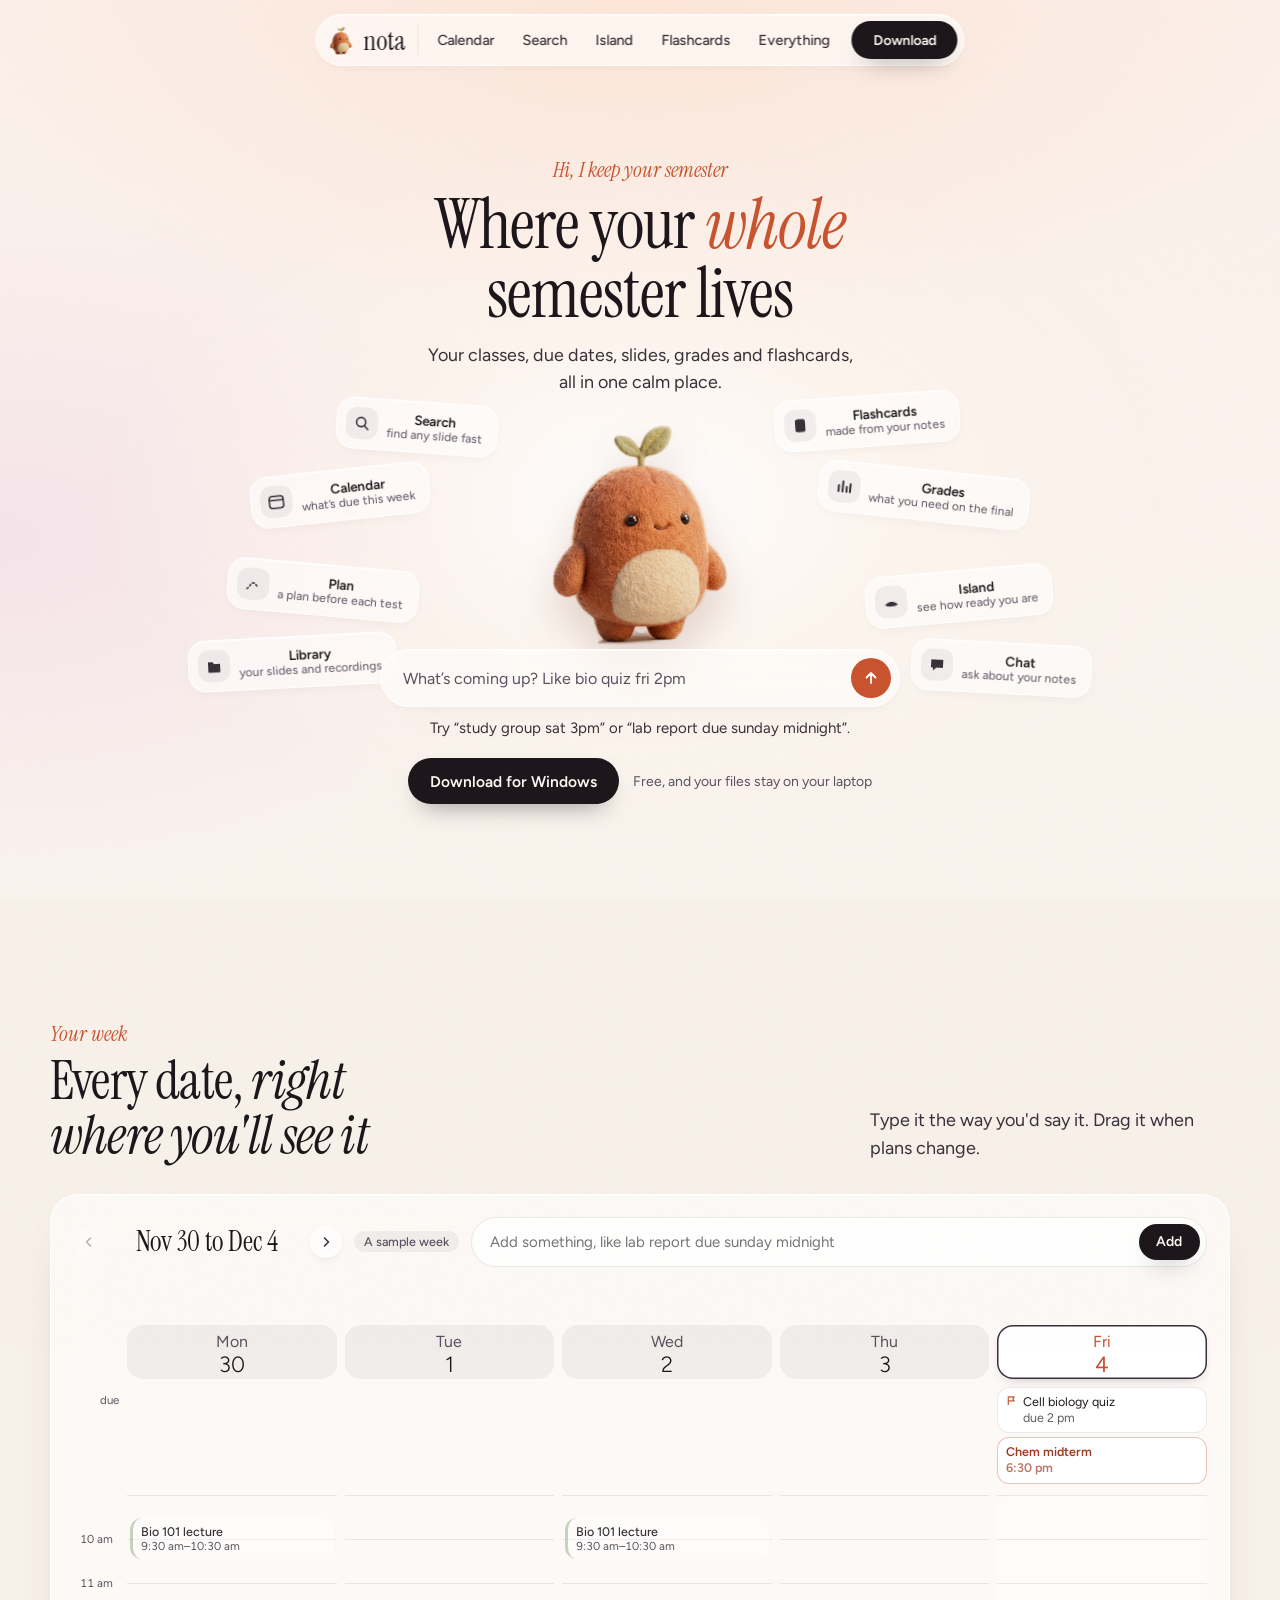
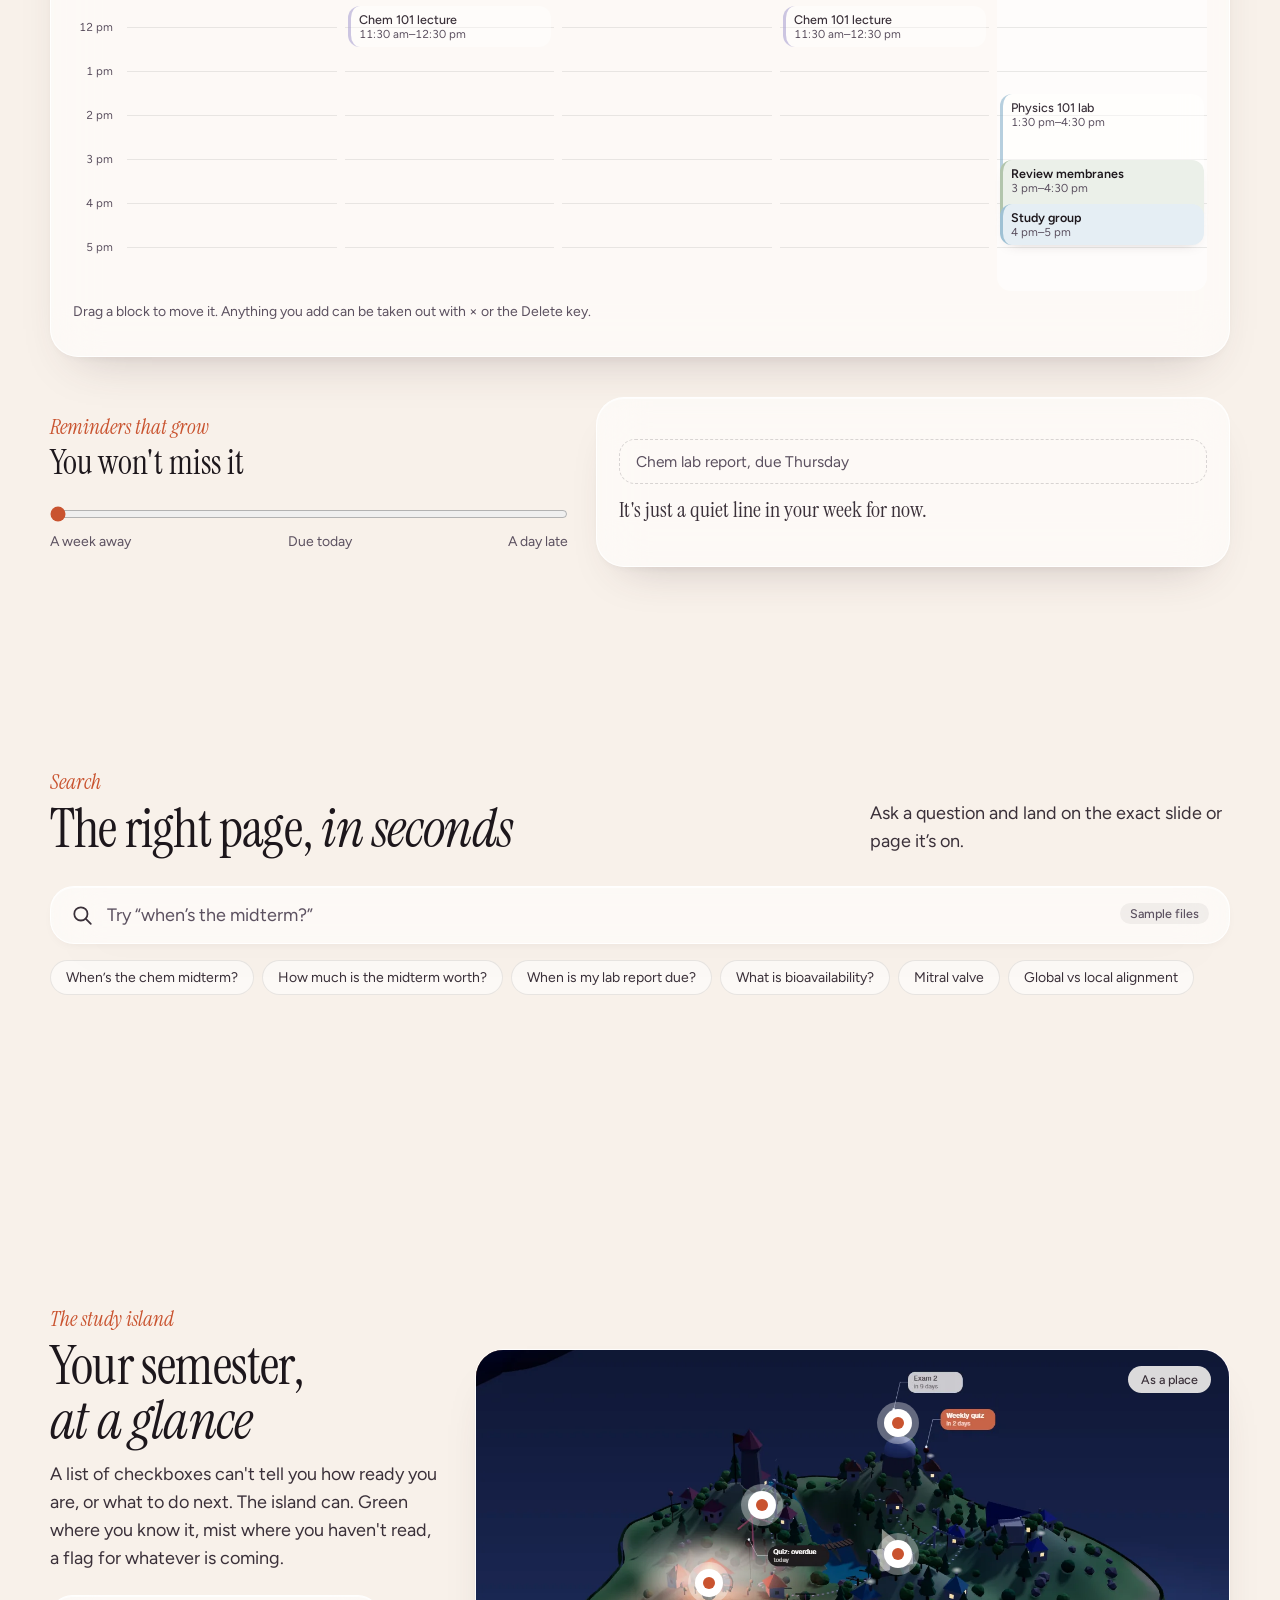
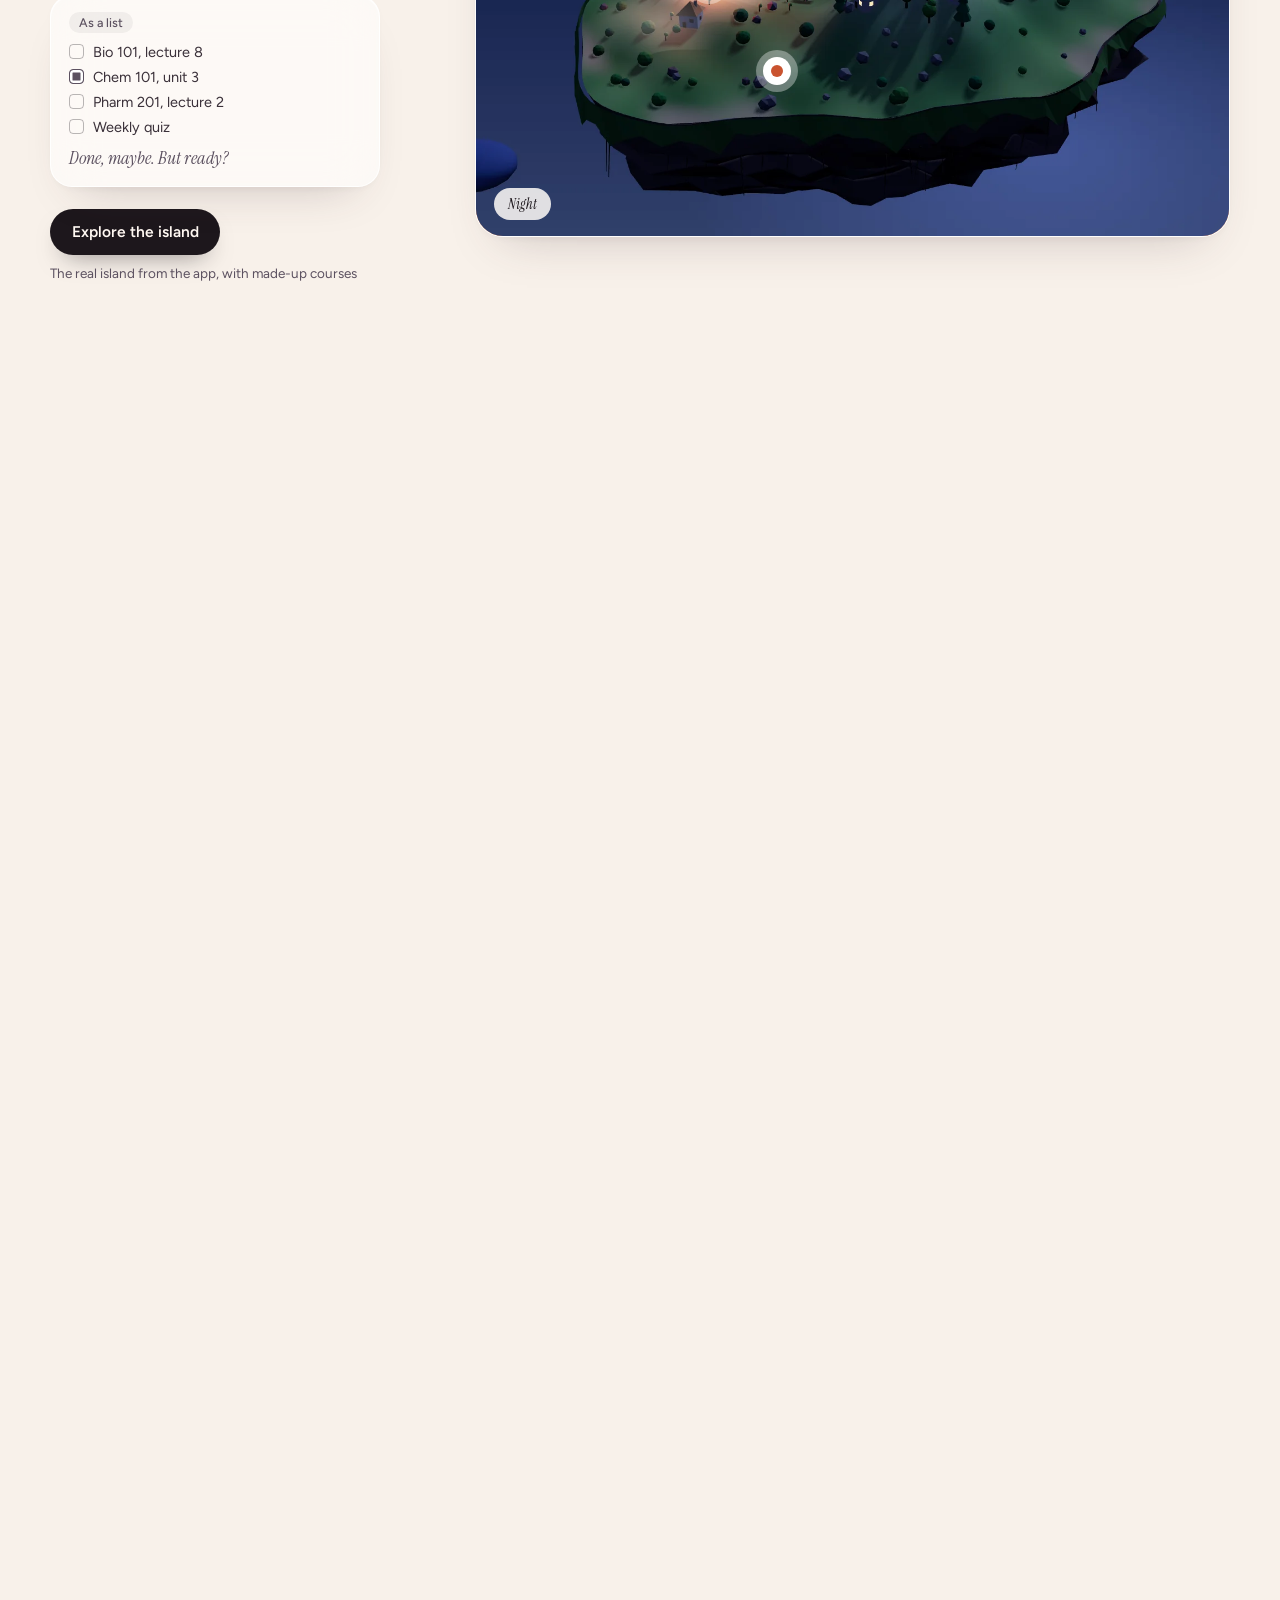
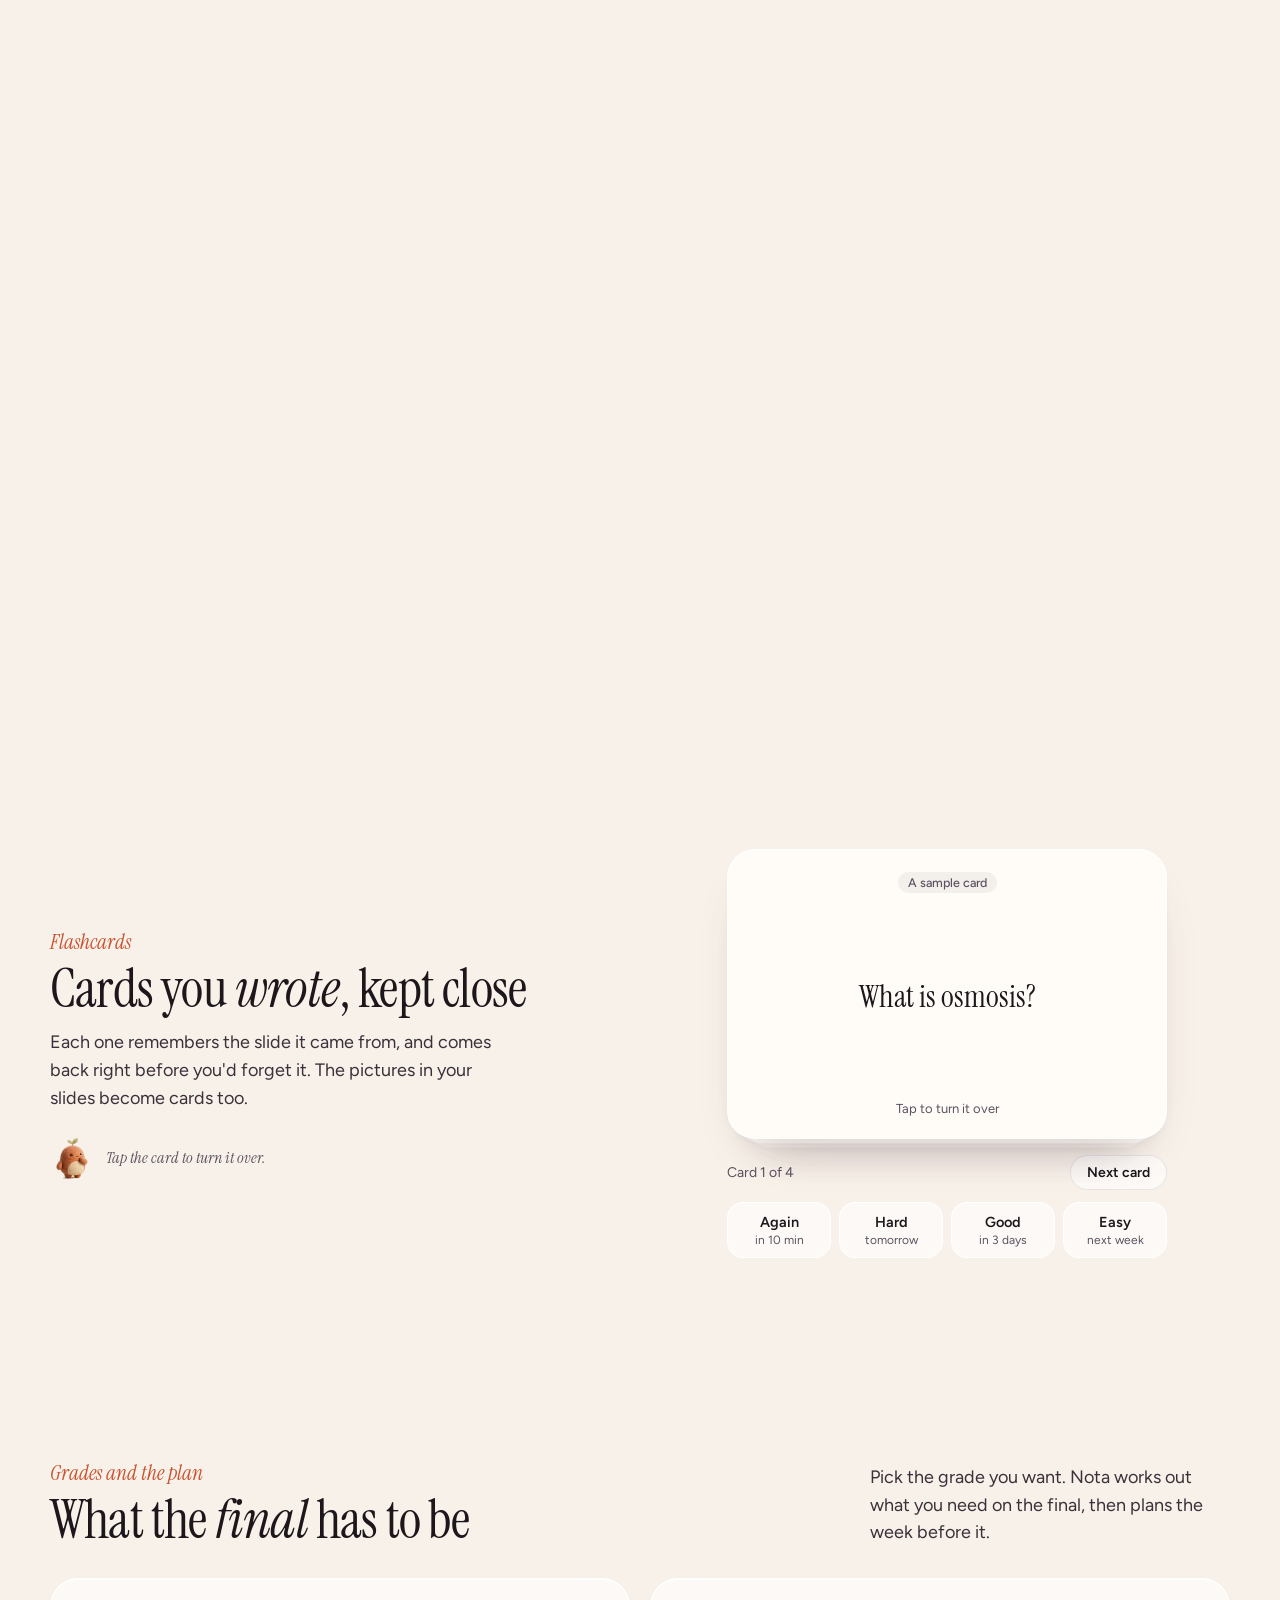
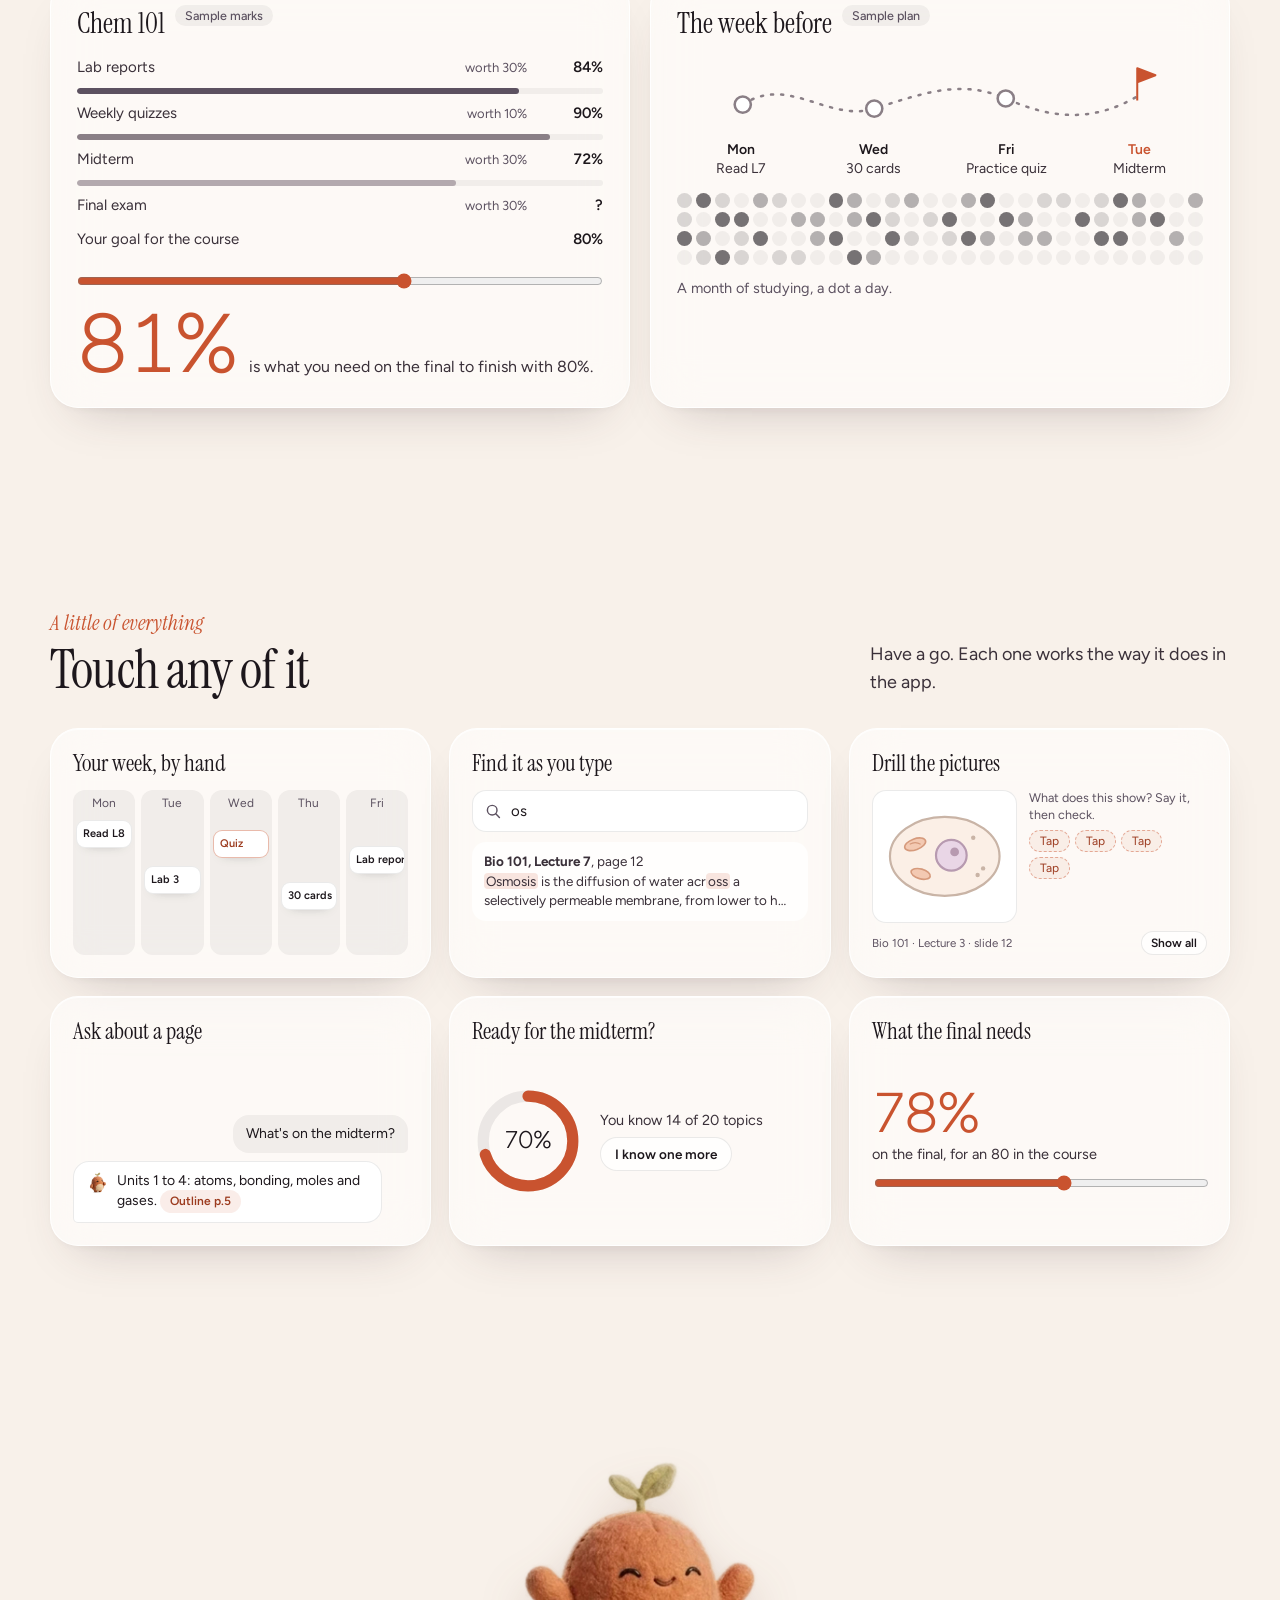
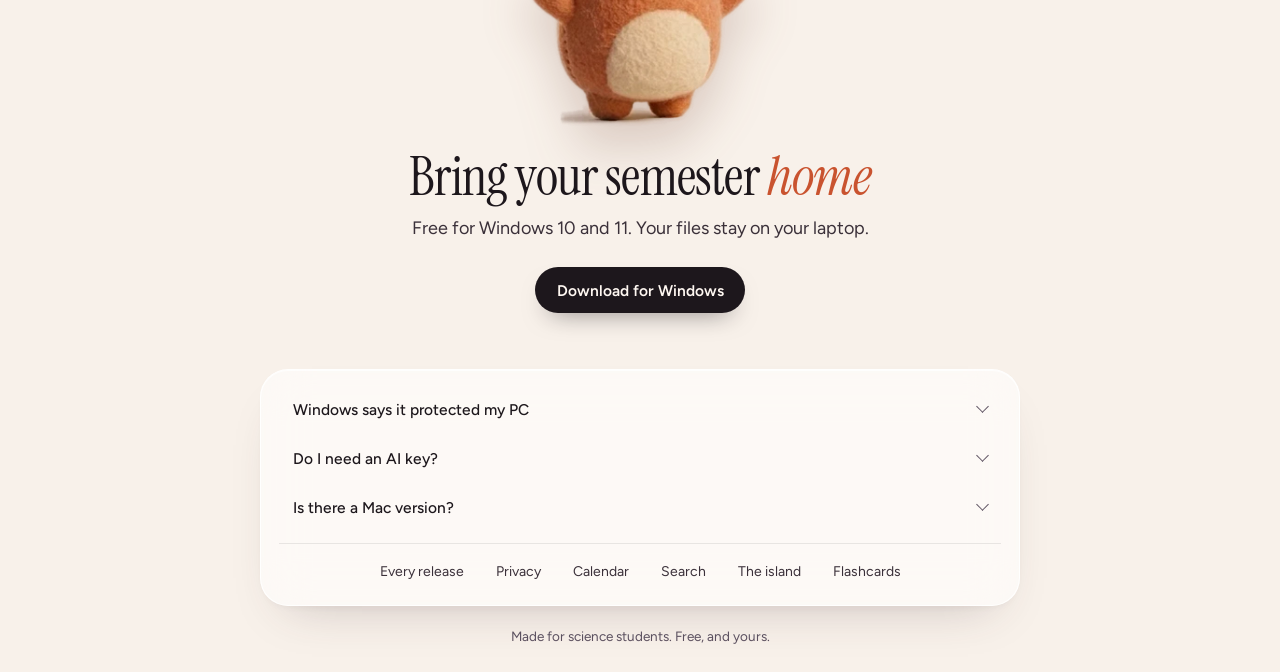
<file: index.html>
<!doctype html>
<html lang="en">
<head>
<meta charset="utf-8" />
<meta name="viewport" content="width=device-width, initial-scale=1" />
<title>Nota, where your semester lives</title>
<meta name="description" content="Nota is a calendar for your courses that also keeps every lecture, outline, grade and flashcard in one place, so every date and every page is a search away. Free for Windows." />
<meta property="og:title" content="Nota, where your semester lives" />
<meta property="og:description" content="A calendar that keeps every lecture, test date, grade and flashcard in one place. Free for Windows." />
<meta property="og:image" content="assets/buddy-happy.webp" />
<link rel="icon" href="assets/icon-64.png" />
<link rel="apple-touch-icon" href="assets/icon-180.png" />
<link rel="preconnect" href="https://fonts.googleapis.com" />
<link rel="preconnect" href="https://fonts.gstatic.com" crossorigin />
<link href="https://fonts.googleapis.com/css2?family=Instrument+Serif:ital@0;1&family=Figtree:wght@300;400;500;600&display=swap" rel="stylesheet" />
<link rel="preload" as="image" href="assets/buddy-happy.webp" />
<link rel="stylesheet" href="site.css?v=mwzxz6iq" />
</head>
<body>
<div class="sky" aria-hidden="true"><i class="dawn"></i><i class="day"></i><i class="golden"></i><i class="dusk"></i></div>
<div class="grain" aria-hidden="true"></div>

<nav class="nav glass" aria-label="Nota">
  <a class="brand" href="#top" aria-label="Nota, back to the top"><img src="assets/buddy-happy-sm.webp" alt="" width="24" height="30" /><span class="wordmark">nota</span></a>
  <a class="link" href="#calendar">Calendar</a>
  <a class="link" href="#search">Search</a>
  <a class="link" href="#island">Island</a>
  <a class="link" href="#cards">Flashcards</a>
  <a class="link" href="#everything">Everything</a>
  <a class="pill black" href="https://github.com/aaronsu0105/nota/releases/latest/download/Nota-Setup.exe">Download</a>
</nav>

<main id="top">
<!-- ================================================================== hero -->
<section class="hero" aria-labelledby="hero-title">
  <div class="halo" aria-hidden="true"></div>
  <div class="hero-inner">
    <p class="kicker">Hi, I keep your semester</p>
    <h1 id="hero-title">Where your <em>whole</em> semester lives</h1>
    <p class="lede">Your classes, due dates, slides, grades and flashcards, all in one calm place.</p>

    <div class="stage" id="stage">
      <div class="tiles" aria-hidden="true">
        <div class="tile glass" style="left:0%;top:20%;--rot:-6deg;--delay:-1s" data-tile="calendar">
          <span class="ic" style="--c:#c9532f"><svg viewBox="0 0 18 18" fill="none"><rect x="2" y="3.5" width="14" height="12" rx="3" stroke="#fff" stroke-width="1.5"/><path d="M2 7.5h14" stroke="#fff" stroke-width="1.5"/></svg></span>
          <span><b data-tile-title>Calendar</b><small data-tile-sub>what’s due this week</small></span>
        </div>
        <div class="tile glass" style="left:11%;top:-3%;--rot:4deg;--delay:-3s">
          <span class="ic" style="--c:#343a6a"><svg viewBox="0 0 18 18" fill="none"><circle cx="8" cy="8" r="4.6" stroke="#fff" stroke-width="1.6"/><path d="M11.5 11.5L15 15" stroke="#fff" stroke-width="1.6" stroke-linecap="round"/></svg></span>
          <span><b>Search</b><small>find any slide fast</small></span>
        </div>
        <div class="tile glass" style="right:9%;top:-5%;--rot:-4deg;--delay:-5s">
          <span class="ic" style="--c:#f3a77c"><svg viewBox="0 0 18 18" fill="none"><rect x="4" y="2.5" width="10" height="13" rx="2.5" fill="#fff"/></svg></span>
          <span><b>Flashcards</b><small>made from your notes</small></span>
        </div>
        <div class="tile glass" style="right:0%;top:20%;--rot:6deg;--delay:-2s">
          <span class="ic" style="--c:#5f8a52"><svg viewBox="0 0 18 18" fill="none"><path d="M3.5 14V8M7.5 14V4M11.5 14V9M15 14V6" stroke="#fff" stroke-width="2" stroke-linecap="round"/></svg></span>
          <span><b>Grades</b><small>what you need on the final</small></span>
        </div>
        <div class="tile glass" style="left:-3%;top:52%;--rot:5deg;--delay:-4s">
          <span class="ic" style="--c:#8f7bd6"><svg viewBox="0 0 18 18" fill="none"><path d="M3 14c3-1 3-6 6-6s3 4 6 3" stroke="#fff" stroke-width="1.6" stroke-dasharray="1.5 2.5" stroke-linecap="round"/></svg></span>
          <span><b>Plan</b><small>a plan before each test</small></span>
        </div>
        <div class="tile glass" style="right:-3%;top:54%;--rot:-5deg;--delay:-6s">
          <span class="ic" style="--c:#4a2742"><svg viewBox="0 0 18 18" fill="none"><path d="M2.5 12c3.5-4 9.5-4 13 0-3.5 2-9.5 2-13 0z" fill="#a7c497"/><path d="M7 9h4l-.6 2H7.6z" fill="#f3a77c"/></svg></span>
          <span><b>Island</b><small>see how ready you are</small></span>
        </div>
        <div class="tile glass" style="left:-8%;top:76%;--rot:-3deg;--delay:-7s">
          <span class="ic" style="--c:#d98e8f"><svg viewBox="0 0 18 18" fill="none"><path d="M3 5h4.5l1.5 2H15v7.5a1 1 0 01-1 1H4a1 1 0 01-1-1z" fill="#fff"/></svg></span>
          <span><b>Library</b><small>your slides and recordings</small></span>
        </div>
        <div class="tile glass" style="right:-8%;top:78%;--rot:3deg;--delay:-8s">
          <span class="ic" style="--c:#2a2f55"><svg viewBox="0 0 18 18" fill="none"><path d="M3 4h12v8H8.5L5 15v-3H3z" fill="#fff"/></svg></span>
          <span><b>Chat</b><small>ask about your notes</small></span>
        </div>
      </div>
      <div class="buddy-wrap" id="buddy"><img src="assets/buddy-happy.webp" alt="Nota's buddy: a small felted plush with a leaf sprout, smiling" width="600" height="620" id="buddy-img" /><img class="fade" src="assets/buddy-happy.webp" alt="" aria-hidden="true" id="buddy-fade" hidden /></div>
      <form class="ask glass" id="ask" autocomplete="off">
        <label class="sr" for="ask-input">Tell me something you have coming up, with a day and a time</label>
        <input id="ask-input" placeholder="What’s coming up? Like bio quiz fri 2pm" />
        <button class="go" aria-label="Put it in my week"><svg width="16" height="16" viewBox="0 0 16 16" fill="none"><path d="M8 13V3M3.5 7.5L8 3l4.5 4.5" stroke="#fff" stroke-width="1.8" stroke-linecap="round" stroke-linejoin="round"/></svg></button>
      </form>
    </div>
    <p class="read" id="ask-read" aria-live="polite">Try “study group sat 3pm” or “lab report due sunday midnight”.</p>
    <div class="hero-cta">
      <a class="pill black" href="https://github.com/aaronsu0105/nota/releases/latest/download/Nota-Setup.exe">Download for Windows</a>
      <small>Free, and your files stay on your laptop</small>
    </div>
  </div>
</section>

<!-- ============================================================== calendar -->
<section class="chapter" id="calendar" aria-labelledby="cal-title">
  <div class="wrap">
    <div class="head">
      <div>
        <p class="kicker">Your week</p>
        <h2 class="big-h" id="cal-title">Every date, <em>right where you'll see it</em></h2>
      </div>
      <p class="line">Type it the way you'd say it. Drag it when plans change.</p>
    </div>

    <div class="cal-shell glass" id="cal">
      <div class="cal-top">
        <div class="win-nav">
          <button type="button" id="wk-prev" aria-label="Show earlier days"><svg width="14" height="14" viewBox="0 0 14 14" fill="none" aria-hidden="true"><path d="M8.5 3L4.5 7l4 4" stroke="currentColor" stroke-width="1.6" stroke-linecap="round" stroke-linejoin="round"/></svg></button>
          <h3 id="cal-range" aria-live="polite">This week</h3>
          <button type="button" id="wk-next" aria-label="Show later days"><svg width="14" height="14" viewBox="0 0 14 14" fill="none" aria-hidden="true"><path d="M5.5 3l4 4-4 4" stroke="currentColor" stroke-width="1.6" stroke-linecap="round" stroke-linejoin="round"/></svg></button>
        </div>
        <span class="sample">A sample week</span>
        <form class="add" id="add" autocomplete="off">
          <label class="sr" for="add-input">Add something to the week</label>
          <input id="add-input" placeholder="Add something, like lab report due sunday midnight" />
          <button class="pill black">Add</button>
        </form>
      </div>
      <div class="guess" id="guess" aria-live="polite"></div>
      <div class="week" id="week"></div>
      <p class="hint">Drag a block to move it. Anything you add can be taken out with × or the Delete key.</p>
    </div>

    <div class="ladder">
      <div>
        <p class="kicker">Reminders that grow</p>
        <h3>You won't miss it</h3>
        <input type="range" min="0" max="7" step="1" value="0" class="range" id="ladder" aria-label="How close the lab report is" />
        <div class="range-labels"><span>A week away</span><span>Due today</span><span>A day late</span></div>
      </div>
      <div class="alarm glass lvl-0" id="alarm" aria-live="polite">
        <div class="bar" id="alarm-bar"></div>
        <p class="says" id="alarm-says"></p>
      </div>
    </div>
  </div>
</section>

<!-- ================================================================ search -->
<section class="chapter" id="search" aria-labelledby="search-title">
  <div class="wrap">
    <div class="head">
      <div>
        <p class="kicker">Search</p>
        <h2 class="big-h" id="search-title">The right page, <em>in seconds</em></h2>
      </div>
      <p class="line">Ask a question and land on the exact slide or page it’s on.</p>
    </div>
    <div class="search-box glass">
      <svg width="22" height="22" viewBox="0 0 20 20" fill="none" aria-hidden="true"><circle cx="9" cy="9" r="6" stroke="currentColor" stroke-width="1.6"/><path d="M13.5 13.5L18 18" stroke="currentColor" stroke-width="1.6" stroke-linecap="round"/></svg>
      <label class="sr" for="q">Search the sample files</label>
      <input id="q" placeholder="Try “when’s the midterm?”" />
      <span class="sample">Sample files</span>
    </div>
    <div class="chips" id="chips"></div>
    <div class="results" id="results" aria-live="polite"></div>
  </div>
</section>

<!-- ================================================================ island -->
<section class="island" id="island" aria-labelledby="island-title">
  <div class="island-stick wrap">
    <div class="island-copy">
      <p class="kicker">The study island</p>
      <h2 class="big-h" id="island-title">Your semester, <em>at a glance</em></h2>
      <p class="line">A list of checkboxes can't tell you how ready you are, or what to do next. The island can. Green where you know it, mist where you haven't read, a flag for whatever is coming.</p>
      <div class="versus glass" aria-label="The same semester as a list">
        <span class="sample">As a list</span>
        <ul>
          <li><i></i>Bio 101, lecture 8</li>
          <li><i class="done"></i>Chem 101, unit 3</li>
          <li><i></i>Pharm 201, lecture 2</li>
          <li><i></i>Weekly quiz</li>
        </ul>
        <p>Done, maybe. But ready?</p>
      </div>
      <div class="explore-row">
        <button class="pill black" id="explore" type="button">Explore the island</button>
        <small>The real island from the app, with made-up courses</small>
      </div>
    </div>
    <div class="island-view" id="island-view">
      <img src="assets/island-dawn.webp" alt="Nota's study island at dawn: a floating hill with houses, trees, windmills and flags for upcoming quizzes" data-phase="0" loading="lazy" />
      <img src="assets/island-golden.webp" alt="" data-phase="1" loading="lazy" />
      <img src="assets/island-dusk.webp" alt="" data-phase="2" loading="lazy" />
      <img src="assets/island-night.webp" alt="" data-phase="3" loading="lazy" />
      <div class="hot-tip" id="hot-tip" style="opacity:0"></div>
      <span class="island-time" id="island-time">Dawn</span>
      <span class="as-place">As a place</span>
    </div>
  </div>
</section>

<!-- ============================================================ flashcards -->
<section class="chapter" id="cards" aria-labelledby="cards-title">
  <div class="wrap cards-area">
    <div>
      <p class="kicker">Flashcards</p>
      <h2 class="big-h" id="cards-title">Cards you <em>wrote</em>, kept close</h2>
      <p class="line">Each one remembers the slide it came from, and comes back right before you'd forget it. The pictures in your slides become cards too.</p>
      <div class="handoff"><img src="assets/buddy-thinking-sm.webp" alt="" />Tap the card to turn it over.</div>
    </div>
    <div class="deck-col">
      <div class="deck" id="deck" tabindex="0" role="button" aria-label="A sample flashcard. Enter or Space turns it over, 1 to 4 rates it."></div>
      <div class="deck-foot"><span id="deck-count">Card 1 of 4</span><button class="next" id="next" type="button">Next card</button></div>
      <div class="rates" id="rate">
        <button data-r="0">Again<small>in 10 min</small></button>
        <button data-r="1">Hard<small>tomorrow</small></button>
        <button data-r="2">Good<small>in 3 days</small></button>
        <button data-r="3">Easy<small>next week</small></button>
      </div>
    </div>
  </div>
</section>

<!-- ======================================================== grades & plan -->
<section class="chapter" id="grades" aria-labelledby="grades-title">
  <div class="wrap">
    <div class="head">
      <div>
        <p class="kicker">Grades and the plan</p>
        <h2 class="big-h" id="grades-title">What the <em>final</em> has to be</h2>
      </div>
      <p class="line">Pick the grade you want. Nota works out what you need on the final, then plans the week before it.</p>
    </div>
    <div class="gp">
      <div class="panel">
        <h3>Chem 101 <span class="sample">Sample marks</span></h3>
        <div class="marks" id="marks"></div>
        <label class="mark"><span>Your goal for the course</span><span></span><output id="target-out">80%</output></label>
        <input type="range" class="range" id="target" min="55" max="95" value="80" aria-label="Your goal for the course" />
        <div class="need"><span class="big" id="need">81%</span><p id="need-text"></p></div>
      </div>
      <div class="panel">
        <h3>The week before <span class="sample">Sample plan</span></h3>
        <svg class="route" viewBox="0 0 520 80" aria-hidden="true">
          <path d="M65 48 C 110 18 150 66 195 52 S 280 22 325 42 S 410 66 455 40" fill="none" stroke="#8a7f86" stroke-width="2.5" stroke-dasharray="2 8" stroke-linecap="round"/>
          <circle cx="65" cy="48" r="8" fill="#fff" stroke="#8a7f86" stroke-width="2.5"/><circle cx="195" cy="52" r="8" fill="#fff" stroke="#8a7f86" stroke-width="2.5"/><circle cx="325" cy="42" r="8" fill="#fff" stroke="#8a7f86" stroke-width="2.5"/>
          <path d="M455 44 V12 l18 7 -18 7" fill="#c9532f" stroke="#c9532f" stroke-width="2" stroke-linejoin="round"/>
        </svg>
        <ol class="steps" aria-label="A study route before the midterm">
          <li><b>Mon</b>Read L7</li><li><b>Wed</b>30 cards</li><li><b>Fri</b>Practice quiz</li><li><b>Tue</b>Midterm</li>
        </ol>
        <div class="heat" id="heat" aria-hidden="true"></div>
        <p class="caption">A month of studying, a dot a day.</p>
      </div>
    </div>
  </div>
</section>

<!-- ================================================================ bento -->
<section class="chapter" id="everything" aria-labelledby="bento-title">
  <div class="wrap">
    <div class="head">
      <div>
        <p class="kicker">A little of everything</p>
        <h2 class="big-h" id="bento-title">Touch any of it</h2>
      </div>
      <p class="line">Have a go. Each one works the way it does in the app.</p>
    </div>
    <div class="bento">
      <article class="b" aria-label="A week you can rearrange">
        <h4>Your week, by hand</h4>
        <div class="scene"><div class="mw" id="mw"></div></div>
      </article>
      <article class="b" aria-label="Search">
        <h4>Find it as you type</h4>
        <div class="scene">
          <label class="msearch"><svg width="16" height="16" viewBox="0 0 20 20" fill="none" aria-hidden="true"><circle cx="9" cy="9" r="6" stroke="currentColor" stroke-width="1.8"/><path d="M13.5 13.5L18 18" stroke="currentColor" stroke-width="1.8" stroke-linecap="round"/></svg><span class="sr">Search</span><input id="msearch" placeholder="try osmosis" /></label>
          <div class="mres" id="mres"></div>
        </div>
      </article>
      <article class="b" aria-label="A picture drill">
        <h4>Drill the pictures</h4>
        <div class="scene pdrill" id="pdrill"></div>
      </article>
      <article class="b" aria-label="Chat about a page">
        <h4>Ask about a page</h4>
        <div class="scene chat" id="chat">
          <div class="bub me">What's on the midterm?</div>
          <div class="bub nota"><img src="assets/buddy-curious-sm.webp" alt="" /><span>Units 1 to 4: atoms, bonding, moles and gases. <span class="cite">Outline p.5</span></span></div>
        </div>
      </article>
      <article class="b" aria-label="Readiness for an exam">
        <h4>Ready for the midterm?</h4>
        <div class="scene ring">
          <svg viewBox="0 0 120 120" aria-hidden="true"><circle cx="60" cy="60" r="48" fill="none" stroke="rgba(29,23,28,0.08)" stroke-width="12"/><circle id="ring" cx="60" cy="60" r="48" fill="none" stroke="#c9532f" stroke-width="12" stroke-linecap="round" stroke-dasharray="301.6" stroke-dashoffset="301.6" transform="rotate(-90 60 60)" style="transition:stroke-dashoffset 1.2s cubic-bezier(.2,.8,.2,1)"/><text id="ring-val" x="60" y="68" text-anchor="middle" font-family="Figtree" font-weight="300" font-size="26" fill="#1d171c">0%</text></svg>
          <div><p>You know 14 of 20 topics</p><button id="ring-know" type="button">I know one more</button></div>
        </div>
      </article>
      <article class="b" aria-label="What the final needs">
        <h4>What the final needs</h4>
        <div class="scene goal">
          <p><span class="big" id="g-need">78%</span></p>
          <p id="g-line">for an 80 in the course</p>
          <input type="range" min="60" max="95" value="80" id="g-target" aria-label="Your goal for the course" />
        </div>
      </article>
    </div>
  </div>
</section>
</main>

<!-- ================================================================ footer -->
<footer class="foot" id="download" aria-labelledby="dl-title">
  <img class="end-buddy" src="assets/buddy-cheering.webp" alt="Nota's buddy, cheering you on" />
  <h2 class="big-h" id="dl-title">Bring your semester <em>home</em></h2>
  <p class="line">Free for Windows 10 and 11. Your files stay on your laptop.</p>
  <div class="row">
    <a class="pill black" href="https://github.com/aaronsu0105/nota/releases/latest/download/Nota-Setup.exe">Download for Windows</a>
  </div>
  <div class="foot-panel">
    <div class="faq">
      <details><summary>Windows says it protected my PC</summary><p>That's normal for a new app. Choose More info, then Run anyway.</p></details>
      <details><summary>Do I need an AI key?</summary><p>Only for chat. Get a free one from <a href="https://aistudio.google.com/apikey">Google AI Studio</a> or <a href="https://console.groq.com/keys">Groq</a>, and Nota asks for it the first time.</p></details>
      <details><summary>Is there a Mac version?</summary><p>Not yet. Nota is Windows only for now.</p></details>
    </div>
    <nav class="foot-links" aria-label="More">
      <a href="https://github.com/aaronsu0105/nota/releases">Every release</a>
      <a href="privacy.html">Privacy</a>
      <a href="#calendar">Calendar</a>
      <a href="#search">Search</a>
      <a href="#island">The island</a>
      <a href="#cards">Flashcards</a>
    </nav>
  </div>
  <p class="legal">Made for science students. Free, and yours.</p>
</footer>

<dialog class="explore" id="explore-dlg" aria-label="Explore the island"><iframe title="The study island, to explore"></iframe></dialog>
<script src="site.js?v=mwzxz6iq" defer></script>
</body>
</html>
</file>
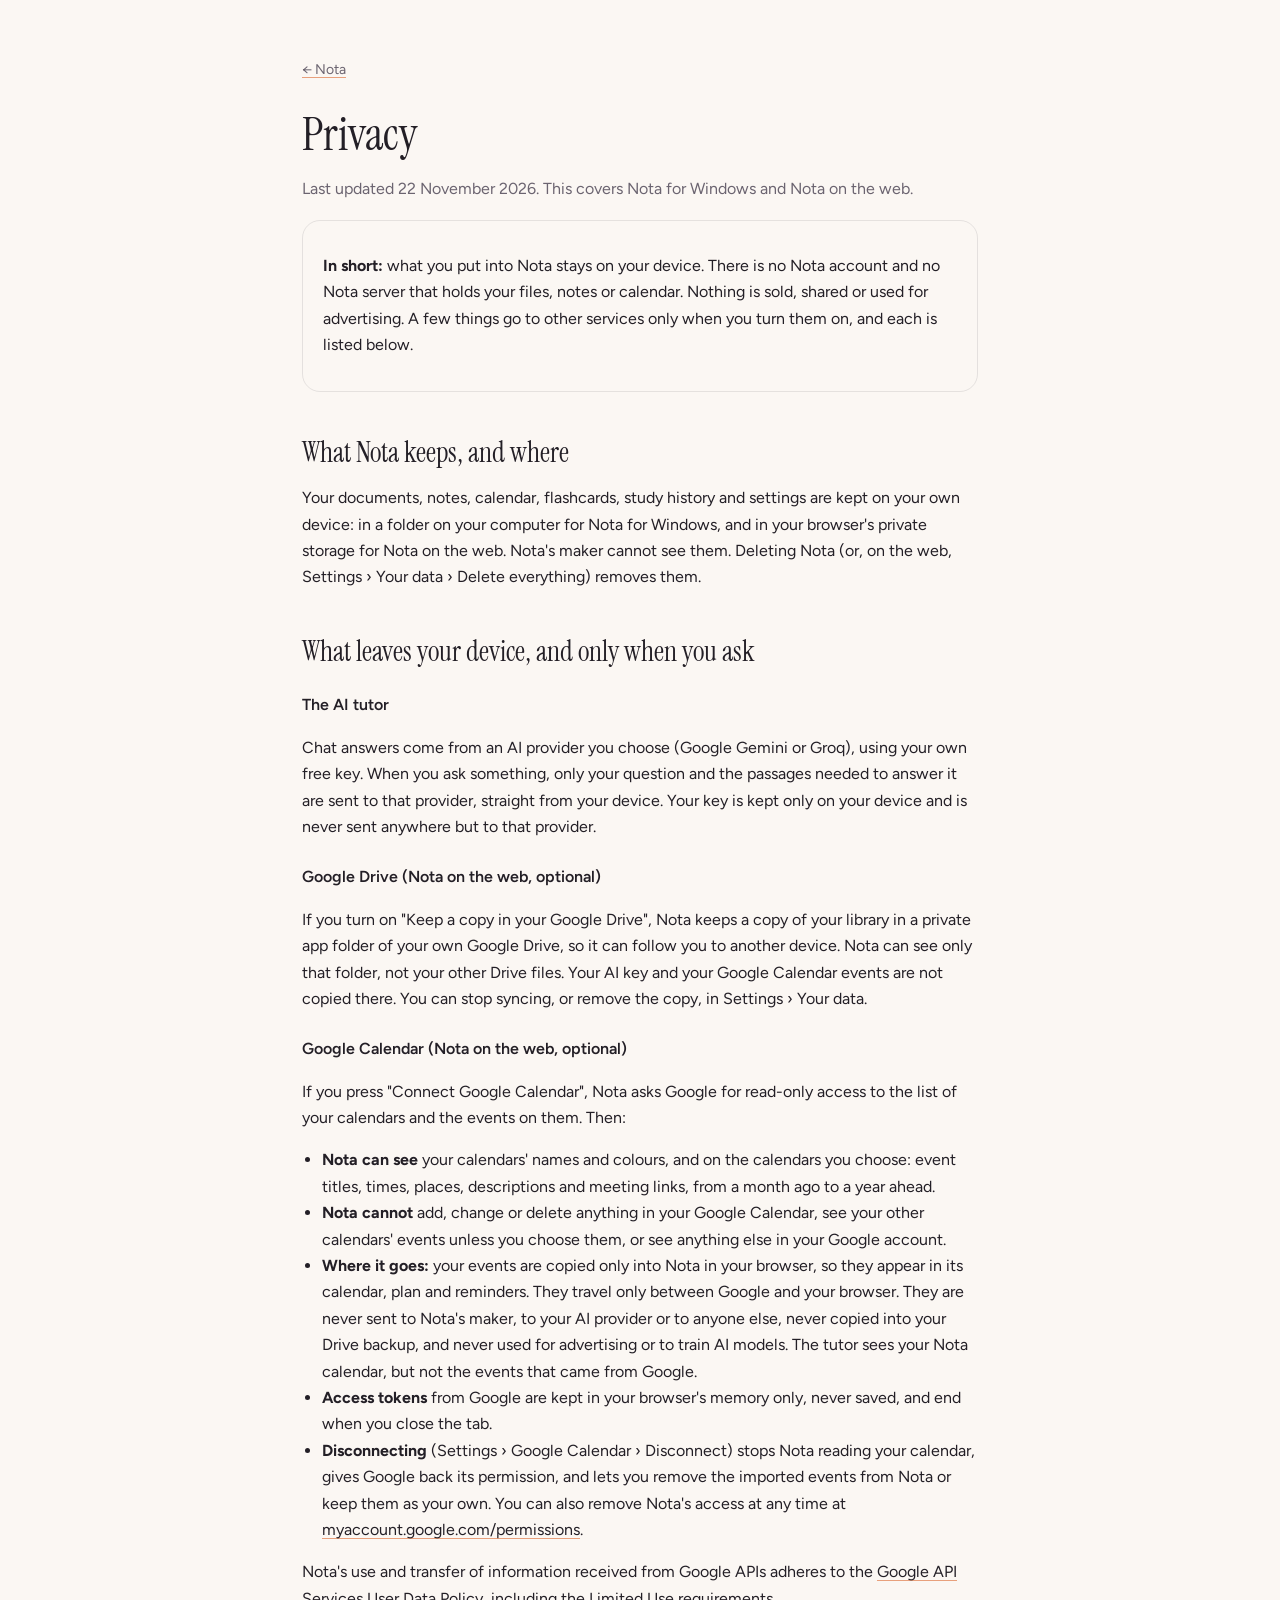
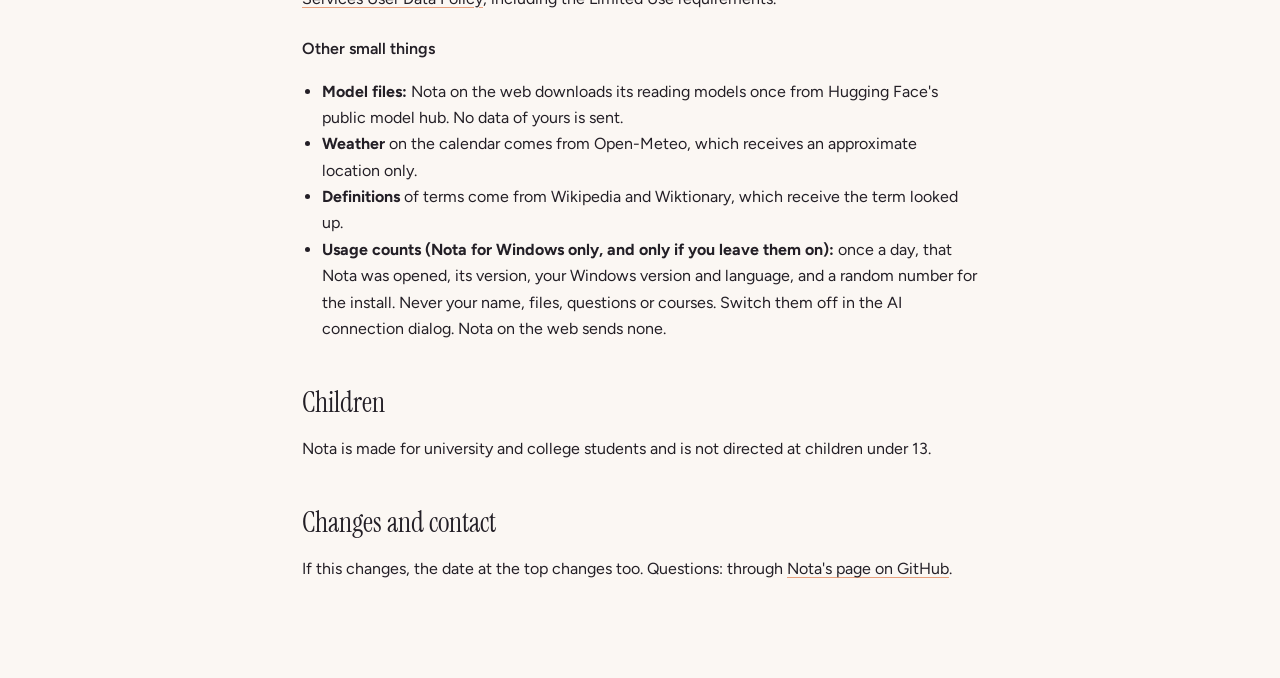
<file: privacy.html>
<!doctype html>
<html lang="en">
<head>
<meta charset="utf-8" />
<meta name="viewport" content="width=device-width, initial-scale=1" />
<title>Nota · Privacy</title>
<meta name="description" content="What Nota keeps, where it keeps it, and what it never does with your data." />
<link rel="icon" type="image/png" href="nota-180.png" />
<link rel="preconnect" href="https://fonts.googleapis.com" />
<link rel="preconnect" href="https://fonts.gstatic.com" crossorigin />
<link href="https://fonts.googleapis.com/css2?family=Instrument+Serif:ital@0;1&family=Figtree:wght@300;400;500;600&display=swap" rel="stylesheet" />
<style>
  :root { --ink: #231f26; --muted: #6b6470; --paper: #fbf7f3; --edge: rgba(35, 31, 38, 0.1); --warm: #e8a07c; }
  @media (prefers-color-scheme: dark) { :root { --ink: #f1e9e4; --muted: #b3a9b0; --paper: #1d1a21; --edge: rgba(255, 255, 255, 0.1); } }
  * { box-sizing: border-box; }
  body { margin: 0; background: var(--paper); color: var(--ink); font: 16px/1.65 Figtree, system-ui, sans-serif; }
  main { max-width: 720px; margin: 0 auto; padding: 56px 22px 80px; }
  a { color: inherit; text-decoration-color: var(--warm); text-underline-offset: 3px; }
  h1 { font: 400 46px/1.1 'Instrument Serif', serif; margin: 0 0 6px; }
  h2 { font: 400 28px/1.2 'Instrument Serif', serif; margin: 44px 0 8px; }
  h3 { font-size: 16px; font-weight: 600; margin: 24px 0 4px; }
  p, li { color: var(--ink); }
  .muted { color: var(--muted); }
  .box { border: 1px solid var(--edge); border-radius: 18px; padding: 16px 20px; margin: 18px 0; }
  ul { padding-left: 20px; }
  .back { display: inline-block; margin-bottom: 28px; font-size: 14px; color: var(--muted); }
</style>
</head>
<body>
<main>
  <a class="back" href="./">← Nota</a>
  <h1>Privacy</h1>
  <p class="muted">Last updated 22 November 2026. This covers Nota for Windows and Nota on the web.</p>

  <div class="box">
    <p><b>In short:</b> what you put into Nota stays on your device. There is no Nota account and no Nota server that holds your files, notes or calendar. Nothing is
    sold, shared or used for advertising. A few things go to other services only when you turn them on, and each is listed below.</p>
  </div>

  <h2>What Nota keeps, and where</h2>
  <p>Your documents, notes, calendar, flashcards, study history and settings are kept on your own device: in a folder on your computer for Nota for Windows, and in your
  browser's private storage for Nota on the web. Nota's maker cannot see them. Deleting Nota (or, on the web, Settings › Your data › Delete everything) removes them.</p>

  <h2>What leaves your device, and only when you ask</h2>
  <h3>The AI tutor</h3>
  <p>Chat answers come from an AI provider you choose (Google Gemini or Groq), using your own free key. When you ask something, only your question and the passages needed
  to answer it are sent to that provider, straight from your device. Your key is kept only on your device and is never sent anywhere but to that provider.</p>

  <h3>Google Drive (Nota on the web, optional)</h3>
  <p>If you turn on "Keep a copy in your Google Drive", Nota keeps a copy of your library in a private app folder of your own Google Drive, so it can follow you to another
  device. Nota can see only that folder, not your other Drive files. Your AI key and your Google Calendar events are not copied there. You can stop syncing, or remove the copy,
  in Settings › Your data.</p>

  <h3>Google Calendar (Nota on the web, optional)</h3>
  <p>If you press "Connect Google Calendar", Nota asks Google for read-only access to the list of your calendars and the events on them. Then:</p>
  <ul>
    <li><b>Nota can see</b> your calendars' names and colours, and on the calendars you choose: event titles, times, places, descriptions and meeting links, from a month ago to a year ahead.</li>
    <li><b>Nota cannot</b> add, change or delete anything in your Google Calendar, see your other calendars' events unless you choose them, or see anything else in your Google account.</li>
    <li><b>Where it goes:</b> your events are copied only into Nota in your browser, so they appear in its calendar, plan and reminders. They travel only between Google and your browser. They are never sent to Nota's maker, to your AI provider or to anyone else, never copied into your Drive backup, and never used for advertising or to train AI models. The tutor sees your Nota calendar, but not the events that came from Google.</li>
    <li><b>Access tokens</b> from Google are kept in your browser's memory only, never saved, and end when you close the tab.</li>
    <li><b>Disconnecting</b> (Settings › Google Calendar › Disconnect) stops Nota reading your calendar, gives Google back its permission, and lets you remove the imported events from Nota or keep them as your own. You can also remove Nota's access at any time at <a href="https://myaccount.google.com/permissions">myaccount.google.com/permissions</a>.</li>
  </ul>
  <p>Nota's use and transfer of information received from Google APIs adheres to the <a href="https://developers.google.com/terms/api-services-user-data-policy">Google API Services User Data Policy</a>, including the Limited Use requirements.</p>

  <h3>Other small things</h3>
  <ul>
    <li><b>Model files:</b> Nota on the web downloads its reading models once from Hugging Face's public model hub. No data of yours is sent.</li>
    <li><b>Weather</b> on the calendar comes from Open-Meteo, which receives an approximate location only.</li>
    <li><b>Definitions</b> of terms come from Wikipedia and Wiktionary, which receive the term looked up.</li>
    <li><b>Usage counts (Nota for Windows only, and only if you leave them on):</b> once a day, that Nota was opened, its version, your Windows version and language, and a random number for the install. Never your name, files, questions or courses. Switch them off in the AI connection dialog. Nota on the web sends none.</li>
  </ul>

  <h2>Children</h2>
  <p>Nota is made for university and college students and is not directed at children under 13.</p>

  <h2>Changes and contact</h2>
  <p>If this changes, the date at the top changes too. Questions: through <a href="https://github.com/aaronsu0105/nota">Nota's page on GitHub</a>.</p>
</main>
</body>
</html>
</file>
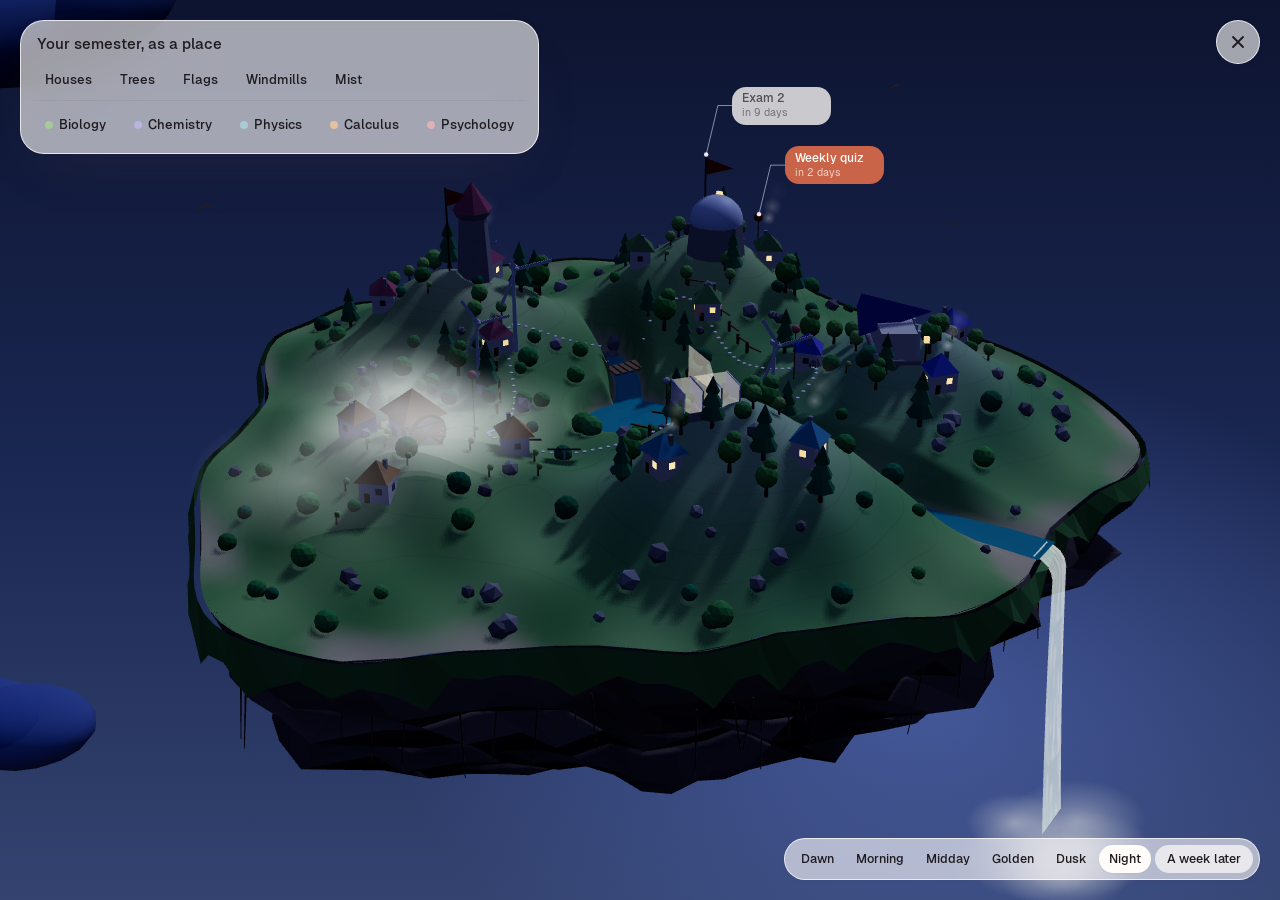
<file: world/island.html>
<!doctype html>
<html lang="en">
  <head>
    <meta charset="UTF-8" />
    <meta name="viewport" content="width=device-width, initial-scale=1.0" />
    <title>Nota, the study island</title>
    <link rel="preconnect" href="https://fonts.googleapis.com" />
    <link href="https://fonts.googleapis.com/css2?family=Instrument+Serif:ital@0;1&display=swap" rel="stylesheet" />
    <script type="module" crossorigin src="./assets/island-RzAbxjJM.js"></script>
    <link rel="stylesheet" crossorigin href="./assets/island-BXxjtDVf.css">
  </head>
  <body>
    <div id="root"></div>
  </body>
</html>
</file>
<file: site.css>
/* Nota — the website. One quiet sky from dawn to dusk, frosted glass floating over it. */

:root {
  --cream: #f8f1ea;
  --paper: #fffcf8;
  --ink: #1d171c;
  --ink-2: #3a3039;
  --ink-3: #5c5160;
  --terracotta: #c9532f;
  --moss: #5f8a52;
  --hair: rgba(29, 23, 28, 0.09);
  --tint: rgba(29, 23, 28, 0.05);
  --serif: 'Instrument Serif', 'Times New Roman', serif;
  --sans: 'Figtree', system-ui, sans-serif;
  /* The one glass: same blur, border, radius and shadow everywhere. */
  --glass-bg: rgba(255, 255, 255, 0.58);
  --glass-edge: rgba(255, 255, 255, 0.85);
  --glass-blur: blur(24px) saturate(1.15);
  --radius: 28px;
  --shadow: 0 1px 0 rgba(255, 255, 255, 0.7) inset, 0 24px 48px -28px rgba(70, 45, 55, 0.28), 0 4px 14px -8px rgba(70, 45, 55, 0.12);
  --nav-h: 96px;
}

* { box-sizing: border-box; }
html { scroll-behavior: smooth; scroll-padding-top: 20px; -webkit-text-size-adjust: 100%; }
body { margin: 0; font-family: var(--sans); font-weight: 400; color: var(--ink); background: var(--cream); overflow-x: hidden; -webkit-font-smoothing: antialiased; }
img { display: block; max-width: 100%; height: auto; }
button, input { font: inherit; color: inherit; }
button { cursor: pointer; }
a { color: inherit; }
:focus-visible { outline: 2.5px solid var(--terracotta); outline-offset: 3px; border-radius: 12px; }
.sr { position: absolute; width: 1px; height: 1px; overflow: hidden; clip: rect(0 0 0 0); white-space: nowrap; }

/* ------------------------------------------------------------------ the sky */
/* Four soft layers that crossfade with the scroll: no bands, no seams. */
.sky { position: fixed; inset: 0; z-index: -2; pointer-events: none; }
.sky i { position: absolute; inset: 0; opacity: 0; }
.sky .dawn { opacity: 1; background: radial-gradient(90% 60% at 50% 0%, #fde6d8 0%, transparent 65%), radial-gradient(70% 60% at 0% 60%, #f6e4ea 0%, transparent 65%), linear-gradient(180deg, #fbf1ec 0%, #faf4ee 100%); }
.sky .day { background: radial-gradient(90% 60% at 85% 0%, #fdf0e2 0%, transparent 60%), linear-gradient(180deg, #f1eff7 0%, #f9f4ef 70%, #fbf2ea 100%); }
.sky .golden { background: radial-gradient(80% 60% at 80% 10%, #fde5d2 0%, transparent 60%), linear-gradient(180deg, #f6eef3 0%, #fbede2 70%, #f8e4d8 100%); }
.sky .dusk { background: radial-gradient(80% 50% at 50% 100%, #f7ddd5 0%, transparent 65%), linear-gradient(180deg, #ebe6f3 0%, #f1e3ec 55%, #f6e3dc 100%); }
.grain { position: fixed; inset: -50%; z-index: 60; pointer-events: none; opacity: 0.035; mix-blend-mode: multiply;
  background-image: url("data:image/svg+xml,%3Csvg xmlns='http://www.w3.org/2000/svg' width='160' height='160'%3E%3Cfilter id='n'%3E%3CfeTurbulence type='fractalNoise' baseFrequency='0.85' numOctaves='3' stitchTiles='stitch'/%3E%3C/filter%3E%3Crect width='100%25' height='100%25' filter='url(%23n)'/%3E%3C/svg%3E"); }

/* ------------------------------------------------------------- shared bits */
.glass, .b, .panel, .result, .foot-panel, .followup {
  background: var(--glass-bg); backdrop-filter: var(--glass-blur); -webkit-backdrop-filter: var(--glass-blur);
  border: 1px solid var(--glass-edge); border-radius: var(--radius); box-shadow: var(--shadow);
}
.pill { display: inline-flex; align-items: center; gap: 0.55rem; height: 46px; padding: 0 1.35rem; border-radius: 999px; border: 0; text-decoration: none; font-weight: 600; font-size: 15.5px; }
.pill.black { background: var(--ink); color: #fff8f2; box-shadow: 0 12px 26px -14px rgba(29, 23, 28, 0.6); transition: transform 0.2s, box-shadow 0.2s; }
.pill.black:hover { transform: translateY(-1px); box-shadow: 0 16px 30px -14px rgba(29, 23, 28, 0.65); }
.pill.ghost { background: rgba(255, 255, 255, 0.6); color: var(--ink); border: 1px solid var(--hair); transition: background 0.2s; }
.pill.ghost:hover { background: #fff; }
/* A small warm label above a heading: italic serif, sentence case. */
.kicker { margin: 0; font-family: var(--serif); font-style: italic; font-size: 21px; color: var(--terracotta); }
em { font-style: italic; font-family: var(--serif); }
.sample { display: inline-block; align-self: flex-start; font-size: 12.5px; font-weight: 500; color: var(--ink-3); background: var(--tint); padding: 3px 10px; border-radius: 999px; }
.cite { display: inline-flex; align-items: center; gap: 5px; font-size: 12px; font-weight: 600; padding: 3px 10px; border-radius: 999px; background: rgba(201, 83, 47, 0.1); color: #9c3b1f; white-space: nowrap; }
h2.big-h { margin: 6px 0 0; font-family: var(--serif); font-weight: 400; font-size: clamp(36px, 4.2vw, 56px); line-height: 1.02; letter-spacing: -0.015em; max-width: 24ch; text-wrap: balance; }
.line { margin: 12px 0 0; font-size: 18px; line-height: 1.55; color: var(--ink-2); max-width: 38ch; }

/* --------------------------------------------------------------------- nav */
.nav { position: fixed; top: 14px; left: 50%; translate: -50% 0; z-index: 50; width: max-content; display: flex; align-items: center; gap: 2px; padding: 6px 6px 6px 10px; border-radius: 999px; max-width: calc(100% - 24px); }
.nav .brand { flex: none; display: flex; align-items: center; gap: 8px; padding-right: 12px; margin-right: 4px; border-right: 1px solid var(--hair); text-decoration: none; }
.nav .brand img { height: 30px; width: auto; }
.wordmark { font-family: var(--serif); font-size: 27px; line-height: 1; }
.nav a.link { font-size: 14.5px; font-weight: 500; text-decoration: none; padding: 9px 13px; border-radius: 999px; color: var(--ink-2); transition: background 0.2s; }
.nav a.link:hover { background: rgba(255, 255, 255, 0.8); }
.nav .pill { flex: none; height: 38px; font-size: 14px; margin-left: 6px; }

/* -------------------------------------------------------------------- hero */
.hero { position: relative; min-height: 100svh; display: grid; place-items: center; padding: 110px 20px 50px; overflow: hidden; }
.halo { position: absolute; left: 50%; top: 56%; width: min(1100px, 130vw); aspect-ratio: 1.5; translate: -50% -50%; border-radius: 50%;
  background: radial-gradient(closest-side, rgba(255, 255, 255, 0.9), rgba(255, 246, 238, 0.5) 50%, transparent); pointer-events: none; }
.hero-inner { position: relative; z-index: 2; width: min(1100px, 100%); text-align: center; }
.hero h1 { margin: 6px auto 0; font-family: var(--serif); font-weight: 400; font-size: clamp(42px, 5.4vw, 78px); line-height: 1; letter-spacing: -0.015em; max-width: 15ch; }
.hero h1 em { color: var(--terracotta); }
.hero .lede { margin: 14px auto 0; max-width: 40ch; font-size: clamp(17px, 1.4vw, 19px); line-height: 1.5; color: var(--ink-2); }
.stage { position: relative; margin: 14px auto 0; width: min(780px, 100%); height: clamp(280px, 33vh, 350px); }
.buddy-wrap { position: absolute; left: 50%; bottom: 58px; translate: -50% 0; height: calc(100% - 58px); aspect-ratio: 600 / 620; transform-origin: 50% 100%; transition: transform 0.5s cubic-bezier(0.2, 0.8, 0.2, 1); }
.buddy-wrap img { width: 100%; height: 100%; object-fit: contain; filter: drop-shadow(0 22px 20px rgba(120, 60, 40, 0.2)); animation: breathe 5s ease-in-out infinite; transform-origin: 50% 98%; }
.buddy-wrap .fade { position: absolute; inset: 0; opacity: 0; transition: opacity 0.26s ease; }
.buddy-wrap .fade[hidden] { display: none; }
.buddy-wrap .fade.on { opacity: 1; }
@keyframes breathe { 0%, 100% { transform: scale(1, 1); } 50% { transform: scale(1.012, 0.988); } }
.buddy-wrap.hop img { animation: hop 0.7s cubic-bezier(0.3, 1.6, 0.5, 1); }
@keyframes hop { 35% { transform: translateY(-18px) scale(0.98, 1.03); } 70% { transform: scale(1.04, 0.95); } }
.tile { position: absolute; z-index: 1; display: flex; align-items: center; gap: 9px; padding: 9px 14px 9px 9px; border-radius: 18px; font-size: 13.5px; color: var(--ink-2); white-space: nowrap;
  transform: rotate(var(--rot, 0deg)) translate(var(--dx, 0), var(--dy, 0)); transition: transform 0.9s cubic-bezier(0.2, 0.8, 0.2, 1), box-shadow 0.3s; animation: drift 9s ease-in-out infinite; animation-delay: var(--delay, 0s); }
/* Calm icons: charcoal line on a pale chip, whatever colour the markup suggests. */
.tile .ic { width: 32px; height: 32px; border-radius: 11px; display: grid; place-items: center; flex: none; background: rgba(29, 23, 28, 0.06); }
.tile .ic svg { width: 18px; height: 18px; }
.tile .ic [stroke] { stroke: var(--ink-2); }
.tile .ic [fill]:not([fill='none']) { fill: var(--ink-2); }
.tile b { display: block; font-weight: 600; color: var(--ink); }
.tile small { display: block; font-size: 12px; color: var(--ink-3); }
@keyframes drift { 50% { translate: 0 -7px; } }
.tile.lit { box-shadow: 0 0 0 2px rgba(201, 83, 47, 0.45), var(--shadow); }
.ask { position: absolute; left: 50%; bottom: 0; translate: -50% 0; z-index: 3; width: min(520px, 100%); display: flex; align-items: center; gap: 10px; padding: 8px 8px 8px 20px; border-radius: 999px; }
.ask input { flex: 1; min-width: 0; border: 0; background: transparent; outline: none; font-size: 16px; }
.ask input::placeholder { color: var(--ink-3); }
.ask .go { width: 40px; height: 40px; border-radius: 50%; border: 0; background: var(--terracotta); color: #fff; display: grid; place-items: center; }
.read { min-height: 24px; margin-top: 12px; font-size: 15px; color: var(--ink-2); }
.read b { color: var(--terracotta); font-weight: 600; }
.hero-cta { display: flex; flex-wrap: wrap; gap: 14px; justify-content: center; align-items: center; margin-top: 14px; }
.hero-cta small { color: var(--ink-3); font-size: 14px; }

/* ---------------------------------------------------------------- sections */
section { position: relative; }
.wrap { width: min(1180px, calc(100% - 40px)); margin: 0 auto; }
/* The top padding always clears the floating nav. */
.chapter { padding: max(var(--nav-h) + 24px, 13vh) 0 clamp(60px, 9vh, 110px); }
.head { display: grid; grid-template-columns: minmax(0, 1fr) minmax(0, 360px); align-items: last baseline; gap: 14px 48px; margin-bottom: 30px; }
.head > .line { margin: 0; max-width: none; text-wrap: pretty; }

/* ------------------------------------------------------------- calendar demo */
.cal-shell { position: relative; padding: 22px; }
.cal-top { display: flex; flex-wrap: wrap; gap: 12px; align-items: center; margin-bottom: 14px; }
.cal-top h3 { margin: 0; font-family: var(--serif); font-weight: 400; font-size: 28px; }
.add { flex: 1 1 320px; display: flex; align-items: center; gap: 8px; padding: 6px 6px 6px 16px; border-radius: 999px; background: rgba(255, 255, 255, 0.85); border: 1px solid var(--hair); }
.add input { flex: 1; min-width: 0; border: 0; background: none; outline: none; font-size: 15px; }
.add .pill { height: 36px; font-size: 14px; padding: 0 1.1rem; }
.guess { display: flex; flex-wrap: wrap; align-items: center; gap: 8px; min-height: 36px; margin: -4px 0 12px; font-size: 14.5px; color: var(--ink-2); }
.guess b { color: var(--terracotta); }
.seg { display: inline-flex; padding: 3px; border-radius: 999px; background: var(--tint); }
.seg button { border: 0; background: none; padding: 6px 13px; border-radius: 999px; font-size: 13.5px; font-weight: 500; color: var(--ink-3); }
.seg button[aria-pressed='true'] { background: #fff; color: var(--ink); box-shadow: 0 2px 8px -4px rgba(0, 0, 0, 0.25); }
/* Seven days on a track, five in view: the window slides rather than growing a sixth column. */
.week { display: grid; grid-template-columns: 46px minmax(0, 1fr); gap: 8px; }
.gutter { display: flex; flex-direction: column; gap: 8px; }
.g-top { height: 54px; }
.gutter .g-due { position: static; translate: none; display: block; text-align: right; padding-top: 6px; }
/* Room inside the window for each tile shadow, so nothing is clipped at the edges. */
.win { overflow: hidden; padding: 4px 3px 6px; margin: -4px -3px -6px; transition: opacity 0.2s ease; }
.track { display: flex; gap: 8px; transform: translateX(calc(var(--start, 0) * (100% + 8px) / -5)); transition: transform 0.75s cubic-bezier(0.22, 0.8, 0.2, 1); }
.track.instant { transition: none; }
.wday { flex: 0 0 calc((100% - 32px) / 5); min-width: 0; display: flex; flex-direction: column; gap: 8px; transition: opacity 0.55s ease; }
.wday.out { opacity: 0; }
.wday .daytile { height: 54px; }
.wday.wkd .daytile { background: rgba(255, 255, 255, 0.45); }
.wday.wkd .col { background: rgba(255, 255, 255, 0.28); }
.win-nav { display: flex; align-items: center; gap: 4px; }
.due.fresh { animation: land 0.6s cubic-bezier(0.3, 1.5, 0.5, 1); }
.block .rm, .due .rm { position: absolute; top: 3px; right: 5px; width: 18px; height: 18px; border-radius: 50%; display: grid; place-items: center; font-size: 13px; line-height: 1; color: var(--ink-3); opacity: 0; transition: opacity 0.2s, background 0.2s; cursor: pointer; }
.due { position: relative; }
.block:hover .rm, .block:focus .rm, .due:hover .rm, .due:focus .rm { opacity: 1; }
.rm:hover { background: rgba(29, 23, 28, 0.08); }
.daytile { text-align: center; padding: 7px 0; border-radius: 16px; background: var(--tint); font-size: 13px; color: var(--ink-3); }
.daytile b { display: block; font-size: 22px; font-weight: 300; color: var(--ink); }
/* A day tile is a button: pick a day. Today is marked in terracotta with a small dot; the picked day is a white tile
   with an ink ring drawn inside its edge, so it is never cut off. */
.daytile { width: 100%; border: 0; font: inherit; cursor: pointer; position: relative; transition: background 0.2s, box-shadow 0.2s; }
.daytile:hover { background: rgba(255, 255, 255, 0.7); }
.daytile.today { color: var(--terracotta); }
.daytile.today b { color: var(--terracotta); font-weight: 400; }
.daytile.sel { background: #fff; box-shadow: inset 0 0 0 1.5px var(--ink-2), 0 6px 14px -9px rgba(60, 40, 50, 0.45); }
.daytile:focus-visible { outline: none; box-shadow: inset 0 0 0 2.5px var(--terracotta), 0 6px 14px -9px rgba(60, 40, 50, 0.45); }
.due-row { min-height: 30px; display: flex; flex-direction: column; gap: 4px; }
.due { display: flex; gap: 6px; align-items: flex-start; padding: 6px 8px; border-radius: 12px; font-size: 12.5px; line-height: 1.3; background: #fff; border: 1px solid var(--hair); text-align: left; }
.due svg { flex: none; margin-top: 1px; }
.due.exam { background: #fff; border-color: rgba(201, 83, 47, 0.35); color: #9c3b1f; font-weight: 600; }
.hours { position: relative; }
.col { position: relative; border-radius: 14px; }
.col.today { background: rgba(255, 255, 255, 0.5); }
.hline { position: absolute; left: 0; right: 0; border-top: 1px solid var(--hair); }
.hlabel { position: absolute; right: 6px; translate: 0 -50%; font-size: 11.5px; color: var(--ink-3); font-variant-numeric: tabular-nums; }
.block { position: absolute; left: 3px; right: 3px; padding: 6px 8px; border-radius: 12px; border: 0; text-align: left; overflow: hidden; font-size: 12.5px; line-height: 1.25; touch-action: none; cursor: grab; display: flex; flex-direction: column; justify-content: flex-start;
  background: color-mix(in srgb, var(--c) 16%, #fff); border-left: 3px solid color-mix(in srgb, var(--c) 60%, #fff); box-shadow: 0 6px 14px -10px rgba(60, 40, 50, 0.35); transition: box-shadow 0.2s, transform 0.2s; }
.block b { font-weight: 600; }
.block span { color: var(--ink-3); font-size: 11.5px; font-variant-numeric: tabular-nums; }
.block.class { background: rgba(255, 255, 255, 0.4); border-left: 3px solid color-mix(in srgb, var(--c) 45%, transparent); box-shadow: none; cursor: default; }
.block.class b { font-weight: 500; color: var(--ink-2); }
.block.dragging { cursor: grabbing; z-index: 5; box-shadow: 0 16px 28px -14px rgba(60, 30, 30, 0.4); transform: scale(1.03); }
.block.fresh { animation: land 0.6s cubic-bezier(0.3, 1.5, 0.5, 1); }
@keyframes land { from { transform: translateY(-14px) scale(0.96); opacity: 0; } }
.hint { margin-top: 12px; font-size: 14px; color: var(--ink-3); }

/* the reminder ladder */
.ladder { margin-top: 40px; display: grid; grid-template-columns: minmax(0, 0.9fr) minmax(0, 1.1fr); gap: 28px; align-items: center; }
.ladder h3 { margin: 4px 0 0; font-family: var(--serif); font-weight: 400; font-size: 34px; line-height: 1.05; }
.range { width: 100%; accent-color: var(--terracotta); margin: 22px 0 8px; height: 22px; }
.range-labels { display: flex; justify-content: space-between; font-size: 14px; color: var(--ink-3); }
.alarm { position: relative; padding: 22px; min-height: 170px; display: flex; flex-direction: column; justify-content: center; gap: 12px; }
.alarm .bar { display: flex; align-items: center; gap: 10px; padding: 12px 16px; border-radius: 16px; font-size: 15.5px; transition: all 0.35s; }
.alarm .says { margin: 0; font-family: var(--serif); font-size: 22px; line-height: 1.25; color: var(--ink-2); }
.lvl-0 .bar { background: transparent; color: var(--ink-3); border: 1.5px dashed rgba(29, 23, 28, 0.16); }
.lvl-1 .bar { background: #fff; color: var(--ink-2); }
.lvl-2 .bar { background: #fff; color: #8e3a1c; box-shadow: inset 3px 0 0 rgba(201, 83, 47, 0.45); font-weight: 500; }
.lvl-3 .bar { background: #fbe9e1; color: #8e2f14; font-weight: 600; }
.lvl-4 .bar { background: var(--terracotta); color: #fff; font-weight: 600; animation: nudge 1.6s ease-in-out infinite; }
.lvl-5 .bar { background: #9d2e1a; color: #fff; font-weight: 600; }
@keyframes nudge { 50% { transform: translateX(3px); } }
.handoff { display: flex; align-items: center; gap: 12px; margin-top: 22px; color: var(--ink-3); font-size: 16px; font-family: var(--serif); font-style: italic; }
.handoff img { width: 44px; }

/* ------------------------------------------------------------------ search */
.search-box { display: flex; align-items: center; gap: 12px; padding: 16px 20px; border-radius: 24px; color: var(--ink-2); }
.search-box input { flex: 1; min-width: 0; border: 0; background: none; outline: none; font-size: 18px; color: var(--ink); }
.search-box input::placeholder { color: var(--ink-3); }
.chips { display: flex; flex-wrap: wrap; gap: 8px; margin: 16px 0 20px; }
.chip { border: 1px solid var(--hair); background: rgba(255, 255, 255, 0.55); padding: 8px 15px; border-radius: 999px; font-size: 14px; color: var(--ink-2); transition: background 0.2s; }
.chip:hover { background: #fff; }
.results { display: grid; gap: 10px; align-content: start; min-height: 190px; }
#search { padding-bottom: 24px; }
.result { display: grid; grid-template-columns: 42px minmax(0, 1fr) auto; gap: 14px; align-items: center; padding: 14px 16px; border-radius: 20px; animation: rise 0.25s ease-out both; }
@keyframes rise { from { opacity: 0; transform: translateY(6px); } }
.result .doc { width: 42px; height: 50px; border-radius: 10px; display: grid; place-items: center; background: var(--tint); }
.result .doc svg { width: 20px; height: 20px; }
.result .doc [fill='#fff'] { fill: #fff; }
.result .doc [stroke] { stroke: var(--ink-3); }
.result h4 { margin: 0; font-weight: 600; font-size: 15px; }
.result p { margin: 4px 0 0; font-size: 14.5px; color: var(--ink-2); line-height: 1.5; }
.result mark, .mres mark { background: rgba(201, 83, 47, 0.14); color: inherit; border-radius: 4px; padding: 0 2px; }
.followup { display: flex; gap: 12px; align-items: flex-start; margin-top: 14px; padding: 14px 16px; border-radius: 20px; font-size: 15px; line-height: 1.55; color: var(--ink-2); }
.followup img { width: 36px; flex: none; }
.followup small { color: var(--ink-3); }

/* ------------------------------------------------------------------ island */
.island { height: 300vh; }
.island-stick { position: sticky; top: 0; height: 100svh; padding-top: calc(var(--nav-h) - 20px); display: grid; grid-template-columns: minmax(0, 0.75fr) minmax(0, 1.45fr); align-content: start; align-items: center; gap: 34px; }
.legend { list-style: none; padding: 0; margin: 22px 0 0; display: grid; gap: 6px; }
.legend button { width: 100%; text-align: left; display: flex; gap: 12px; align-items: center; padding: 9px 12px; border: 1px solid transparent; border-radius: 16px; background: transparent; font-size: 15px; color: var(--ink-2); transition: background 0.2s; }
.legend button:hover, .legend button[aria-pressed='true'] { background: var(--glass-bg); border-color: var(--glass-edge); color: var(--ink); }
.legend i { width: 30px; height: 30px; border-radius: 10px; display: grid; place-items: center; background: var(--c); flex: none; font-style: normal; font-size: 15px; }
.island-view { position: relative; aspect-ratio: 1360 / 880; border-radius: var(--radius); overflow: hidden; border: 1px solid var(--glass-edge); box-shadow: var(--shadow); }
.island-view img { position: absolute; inset: 0; width: 100%; height: 100%; object-fit: cover; }
.hot { position: absolute; width: 28px; height: 28px; translate: -50% -50%; border-radius: 50%; border: 0; background: #fff; box-shadow: 0 0 0 7px rgba(255, 255, 255, 0.35), 0 6px 14px -6px rgba(0, 0, 0, 0.35); }
.hot::after { content: ''; position: absolute; inset: 8px; border-radius: 50%; background: var(--terracotta); }
.hot[aria-pressed='true'] { box-shadow: 0 0 0 12px rgba(255, 255, 255, 0.5), 0 6px 14px -6px rgba(0, 0, 0, 0.35); }
.hot-tip { position: absolute; z-index: 3; max-width: 250px; padding: 11px 14px; border-radius: 16px; font-size: 14.5px; line-height: 1.45; pointer-events: none; translate: -50% calc(-100% - 24px); transition: opacity 0.2s; background: var(--paper); color: var(--ink); box-shadow: var(--shadow); }
.island-time { position: absolute; left: 18px; bottom: 16px; padding: 7px 14px; border-radius: 999px; font-size: 14px; font-family: var(--serif); font-style: italic; background: rgba(255, 252, 248, 0.85); color: var(--ink); }

/* -------------------------------------------------------------- flashcards */
.cards-area { display: grid; grid-template-columns: minmax(0, 1fr) minmax(0, 1fr); gap: 48px; align-items: center; }
.deck-col { width: min(440px, 100%); justify-self: center; }
/* The stack: each card sits a little behind the one before. */
.deck { position: relative; height: 290px; perspective: 1400px; border-radius: var(--radius); }
.card { position: absolute; inset: 0; transform: translateY(var(--y, 0)) scale(var(--s, 1)); opacity: var(--o, 1); transition: transform 0.4s cubic-bezier(0.2, 0.8, 0.2, 1), opacity 0.35s; }
.card .inner { position: absolute; inset: 0; transform-style: preserve-3d; transition: transform 0.6s cubic-bezier(0.2, 0.8, 0.2, 1); cursor: pointer; }
.card.flipped .inner { transform: rotateY(180deg); }
.card.gone { transform: translateX(var(--out, 120%)) rotate(var(--tilt, 8deg)); opacity: 0; }
.face { position: absolute; inset: 0; -webkit-backface-visibility: hidden; backface-visibility: hidden; border-radius: var(--radius); padding: 22px 26px; display: flex; flex-direction: column; align-items: center; text-align: center;
  background: var(--paper); border: 1px solid var(--glass-edge); box-shadow: var(--shadow); }
.face.back { transform: rotateY(180deg); background: linear-gradient(170deg, #fffcf8, #fbf1ea); }
.face .sample { align-self: center; }
.face .q { margin: auto 0; font-family: var(--serif); font-size: clamp(26px, 2.4vw, 32px); line-height: 1.15; max-width: 16ch; }
.face .a { margin: auto 0; font-size: 17px; line-height: 1.55; color: var(--ink-2); max-width: 30ch; }
.face .src { font-size: 13px; color: var(--ink-3); }
.deck-foot { display: flex; justify-content: space-between; align-items: center; gap: 12px; margin-top: 16px; font-size: 14px; color: var(--ink-3); }
.next { border: 1px solid var(--hair); background: rgba(255, 255, 255, 0.6); padding: 8px 16px; border-radius: 999px; font-size: 14px; font-weight: 600; color: var(--ink); transition: background 0.2s; }
.next:hover { background: #fff; }
.rates { display: grid; grid-template-columns: repeat(4, 1fr); gap: 8px; margin-top: 12px; }
.rates button { padding: 10px 6px; border-radius: 16px; border: 1px solid var(--glass-edge); background: var(--glass-bg); font-size: 14.5px; font-weight: 600; transition: transform 0.15s, background 0.2s; }
.rates button small { display: block; font-size: 12px; font-weight: 400; color: var(--ink-3); margin-top: 2px; }
.rates button:hover { background: #fff; transform: translateY(-1px); }

/* --------------------------------------------------------- grades and plan */
.gp { display: grid; grid-template-columns: minmax(0, 1fr) minmax(0, 1fr); gap: 20px; }
.panel { padding: 26px; }
.panel h3 { margin: 0; font-family: var(--serif); font-weight: 400; font-size: 28px; display: flex; flex-wrap: wrap; gap: 10px; align-items: center; }
.panel h3 .sample { font-family: var(--sans); }
.marks { margin: 16px 0; display: grid; gap: 10px; }
.mark { display: grid; grid-template-columns: 1fr auto 64px; gap: 12px; align-items: center; font-size: 15px; color: var(--ink-2); }
.mark .w { font-size: 13px; color: var(--ink-3); }
.mark .bar { grid-column: 1 / -1; height: 6px; border-radius: 6px; background: var(--tint); overflow: hidden; }
.mark .bar i { display: block; height: 100%; border-radius: 6px; background: var(--c); }
.mark output { text-align: right; font-variant-numeric: tabular-nums; color: var(--ink); font-weight: 600; }
.need { display: flex; align-items: baseline; gap: 14px; margin-top: 6px; }
.big { font-weight: 200; font-size: clamp(60px, 6.5vw, 92px); line-height: 0.9; letter-spacing: -0.04em; font-variant-numeric: tabular-nums; color: var(--terracotta); }
.need p { margin: 0; color: var(--ink-2); font-size: 16px; line-height: 1.45; }
.route { display: block; width: 100%; height: auto; margin-top: 14px; }
.steps { list-style: none; margin: 4px 0 0; padding: 0; display: grid; grid-template-columns: repeat(4, minmax(0, 1fr)); gap: 6px; text-align: center; font-size: 14px; line-height: 1.35; color: var(--ink-2); }
.steps b { display: block; font-weight: 600; color: var(--ink); }
.steps li:last-child b { color: var(--terracotta); }
.heat { display: grid; grid-template-columns: repeat(28, 1fr); gap: 4px; margin-top: 14px; }
.heat i { aspect-ratio: 1; border-radius: 50%; background: var(--tint); transition: background 0.4s; }
.heat i.on1 { background: rgba(29, 23, 28, 0.16); } .heat i.on2 { background: rgba(29, 23, 28, 0.32); } .heat i.on3 { background: rgba(29, 23, 28, 0.6); }
.caption { margin: 14px 0 0; font-size: 14.5px; color: var(--ink-3); }

/* -------------------------------------------------------------------- bento */
/* Six even cards: one size, one layout. */
.bento { display: grid; grid-template-columns: repeat(3, minmax(0, 1fr)); grid-auto-rows: 250px; gap: 18px; }
.b { position: relative; overflow: hidden; padding: 22px; display: flex; flex-direction: column; gap: 14px; }
.b h4 { margin: 0; font-family: var(--serif); font-weight: 400; font-size: 23px; line-height: 1.1; }
.b .scene { flex: 1; min-height: 0; position: relative; }
/* mini scenes, in the one calm palette */
.mw { display: grid; grid-template-columns: repeat(5, 1fr); gap: 6px; height: 100%; }
.mw .d { position: relative; border-radius: 12px; background: var(--tint); }
.mw .d span { position: absolute; top: 6px; left: 0; right: 0; text-align: center; font-size: 12px; color: var(--ink-3); }
.mchip { position: absolute; left: 3px; right: 3px; height: 28px; display: flex; align-items: center; white-space: nowrap; overflow: hidden; text-overflow: ellipsis; border-radius: 9px; padding: 0 6px; font-size: 11px; font-weight: 600; line-height: 1.15; color: var(--ink); background: #fff; border: 1px solid var(--hair); box-shadow: 0 6px 12px -10px rgba(0, 0, 0, 0.35); cursor: grab; touch-action: none; user-select: none; transition: left 0.25s, top 0.25s; }
.mchip.exam { color: #9c3b1f; border-color: rgba(201, 83, 47, 0.4); }
.mchip.dragging { transition: none; cursor: grabbing; z-index: 3; }
.outline { display: grid; grid-template-columns: 1fr 1.25fr; gap: 14px; height: 100%; align-items: center; }
.paper { height: 100%; border-radius: 12px; background: #fff; border: 1px solid var(--hair); padding: 12px; display: grid; align-content: start; gap: 7px; }
.paper i { height: 6px; border-radius: 3px; background: var(--tint); }
.paper .date { width: fit-content; padding: 3px 8px; border-radius: 999px; background: rgba(201, 83, 47, 0.1); color: #9c3b1f; font-size: 11px; font-weight: 600; transition: opacity 0.4s; }
.minimonth { display: grid; grid-template-columns: repeat(7, 1fr); gap: 3px; }
.minimonth i { height: 24px; border-radius: 6px; background: rgba(255, 255, 255, 0.6); font-style: normal; font-size: 10.5px; display: grid; place-items: center; color: var(--ink-3); transition: background 0.3s 0.4s, color 0.3s 0.4s; }
.b.go .minimonth i.hit { background: var(--terracotta); color: #fff; }
.b.go .paper .date { opacity: 0.35; }
.msearch { display: flex; align-items: center; gap: 8px; padding: 10px 12px; border-radius: 14px; background: #fff; border: 1px solid var(--hair); color: var(--ink-3); }
.msearch input { flex: 1; min-width: 0; border: 0; background: none; outline: none; font-size: 15px; color: var(--ink); }
.msearch input::placeholder { color: var(--ink-3); }
.mres { margin-top: 10px; padding: 10px 12px; border-radius: 14px; background: rgba(255, 255, 255, 0.7); color: var(--ink-2); font-size: 13.5px; line-height: 1.45; opacity: 0; transform: translateY(6px); transition: all 0.3s; }
.mres.show { opacity: 1; transform: none; }
.mflip { position: relative; height: 100%; perspective: 800px; cursor: pointer; border-radius: 16px; }
.mflip .in { position: absolute; inset: 0; transform-style: preserve-3d; transition: transform 0.6s cubic-bezier(0.2, 0.8, 0.2, 1); }
.mflip.on .in { transform: rotateY(180deg); }
.mflip .f { position: absolute; inset: 0; -webkit-backface-visibility: hidden; backface-visibility: hidden; border-radius: 16px; background: #fff; border: 1px solid var(--hair); color: var(--ink); display: grid; place-items: center; padding: 12px; text-align: center; font-family: var(--serif); font-size: 20px; line-height: 1.2; }
.mflip .f.k { transform: rotateY(180deg); font-family: var(--sans); font-size: 14.5px; line-height: 1.45; color: var(--ink-2); background: #fffaf5; }
.lockscene { display: grid; place-items: center; height: 100%; cursor: pointer; border-radius: 16px; }
.lockscene svg { width: 104px; height: auto; overflow: visible; }
.lockscene .shackle { transition: transform 0.5s cubic-bezier(0.3, 1.5, 0.5, 1); transform: translateY(-16px); }
.b.locked .shackle { transform: translateY(0); }
.lockscene .file { transition: transform 0.5s cubic-bezier(0.2, 0.8, 0.2, 1); transform: translateY(-40px); }
.b.locked .file { transform: translateY(0); }
.rec { display: grid; gap: 10px; height: 100%; align-content: center; }
.slides { display: grid; grid-template-columns: repeat(3, 1fr); gap: 8px; }
.slides i { height: 50px; border-radius: 10px; background: var(--tint); transition: background 0.25s, transform 0.25s; font-style: normal; font-size: 12px; display: grid; place-items: center; color: var(--ink-3); }
.slides i.on { background: #fff; transform: translateY(-3px); color: var(--ink); font-weight: 600; box-shadow: 0 8px 16px -12px rgba(0, 0, 0, 0.4); }
.wave { display: flex; gap: 3px; align-items: center; height: 36px; }
.wave i { flex: 1; border-radius: 3px; background: rgba(29, 23, 28, 0.14); }
.wave i.past { background: var(--ink-3); }
.rec input { width: 100%; accent-color: var(--ink-2); }
.ring { display: grid; grid-template-columns: auto 1fr; gap: 16px; align-items: center; height: 100%; }
.ring svg { width: 112px; height: 112px; }
.ring p { margin: 0; color: var(--ink-2); font-size: 14.5px; }
.ring button { border: 1px solid var(--hair); border-radius: 999px; padding: 8px 14px; font-size: 13.5px; font-weight: 600; background: rgba(255, 255, 255, 0.7); margin-top: 8px; }
.ring button:hover { background: #fff; }
.goal { display: grid; align-content: center; gap: 6px; height: 100%; }
.goal p { margin: 0; color: var(--ink-2); font-size: 14.5px; }
.goal .big { font-size: 56px; }
.goal input { width: 100%; accent-color: var(--terracotta); margin-top: 6px; }
.total { display: flex; align-items: flex-end; justify-content: space-between; gap: 10px; }
.total .big { font-size: 60px; color: var(--ink); }
.total p { margin: 4px 0 0; color: var(--ink-2); font-size: 14px; }
.total img { width: 70px; flex: none; }
.chat { display: grid; gap: 8px; align-content: end; height: 100%; }
.bub { max-width: 92%; padding: 9px 13px; border-radius: 16px; font-size: 14px; line-height: 1.4; opacity: 0; transform: translateY(6px); transition: all 0.4s; }
.bub.me { justify-self: end; background: var(--tint); color: var(--ink); border-bottom-right-radius: 5px; }
.bub.nota { justify-self: start; background: #fff; border: 1px solid var(--hair); color: var(--ink); border-bottom-left-radius: 5px; display: flex; gap: 8px; align-items: flex-start; }
.bub.nota img { width: 22px; }
.chat.show .bub { opacity: 1; transform: none; }
.chat.show .bub:nth-child(2) { transition-delay: 0.7s; }

/* ------------------------------------------------------------------- footer */
/* A sparse ending: the buddy, one line, the download, and a small panel. */
.foot { position: relative; padding: calc(var(--nav-h) + 20px) 20px 0; text-align: center; }
.end-buddy { width: clamp(180px, 22vw, 280px); margin: 0 auto; filter: drop-shadow(0 26px 24px rgba(110, 60, 40, 0.22)); transform: translateY(24px) scale(0.94); opacity: 0; transition: transform 0.9s cubic-bezier(0.3, 1.4, 0.5, 1), opacity 0.6s; }
.foot.in .end-buddy { transform: none; opacity: 1; }
.foot h2.big-h { margin: 18px auto 0; max-width: none; }
.foot .line { max-width: 46ch; }
.foot h2 em { color: var(--terracotta); }
.foot .line { margin: 10px auto 0; }
.foot .row { display: flex; flex-wrap: wrap; justify-content: center; gap: 10px; margin-top: 24px; }
.foot-panel { width: min(760px, 100%); margin: 56px auto 0; padding: 18px; display: grid; gap: 14px; text-align: left; }
.faq { display: grid; gap: 6px; }
.faq details { border-radius: 16px; transition: background 0.2s; }
.faq details[open], .faq details:hover { background: rgba(255, 255, 255, 0.6); }
.faq summary { list-style: none; cursor: pointer; display: flex; justify-content: space-between; align-items: center; gap: 12px; padding: 12px 14px; font-size: 15.5px; font-weight: 500; color: var(--ink); border-radius: 16px; }
.faq summary::-webkit-details-marker { display: none; }
.faq summary::after { content: ''; width: 8px; height: 8px; border-right: 1.8px solid var(--ink-3); border-bottom: 1.8px solid var(--ink-3); rotate: 45deg; translate: 0 -3px; transition: rotate 0.25s, translate 0.25s; flex: none; }
.faq details[open] summary::after { rotate: 225deg; translate: 0 3px; }
.faq p { margin: 0; padding: 0 14px 14px; font-size: 14.5px; line-height: 1.55; color: var(--ink-2); }
.faq a { color: #9c3b1f; }
.foot-links { display: flex; flex-wrap: wrap; gap: 6px; justify-content: center; padding-top: 12px; border-top: 1px solid var(--hair); }
.foot-links a { text-decoration: none; padding: 7px 13px; border-radius: 999px; font-size: 14px; color: var(--ink-2); transition: background 0.2s; }
.foot-links a:hover { background: rgba(255, 255, 255, 0.7); }
.legal { text-align: center; padding: 22px 0 28px; margin: 0; font-size: 13.5px; color: var(--ink-3); }

/* ----------------------------------------------------------- motion budget */
@media (prefers-reduced-motion: reduce) {
  *, *::before, *::after { animation: none !important; transition: none !important; scroll-behavior: auto !important; }
  .end-buddy { transform: none; opacity: 1; }
  .win { transition: opacity 0.18s ease !important; }
  .pdrill { transition: opacity 0.18s ease !important; }
  /* The flashcard fades to its answer instead of turning. */
  .card.flipped .inner { transform: none; }
  .face.back { transform: none; opacity: 0; }
  .face { transition: opacity 0.18s ease !important; }
  .card.flipped .face.front { opacity: 0; }
  .card.flipped .face.back { opacity: 1; }
}

/* ------------------------------------------------------------------ smaller */
@media (max-width: 1000px) {
  .bento { grid-template-columns: repeat(2, minmax(0, 1fr)); }
}
@media (max-width: 900px) {
  .head { grid-template-columns: 1fr; align-items: start; }
  :root { --nav-h: 84px; }
  .ladder, .cards-area, .gp, .island-stick { grid-template-columns: 1fr; }
  .island { height: auto; }
  .island-stick { position: relative; height: auto; padding: calc(var(--nav-h) + 24px) 0 60px; }
  .nav a.link { display: none; }
}
@media (max-width: 640px) {
  .bento { grid-template-columns: 1fr; grid-auto-rows: 240px; }
  .steps { font-size: 13px; }
  .tile:nth-child(n + 5) { display: none; }
  .tile small { display: none; }
  .week { grid-template-columns: 34px minmax(0, 1fr); gap: 6px; }
  .track, .gutter, .wday { gap: 6px; }
  .track { transform: translateX(calc(var(--start, 0) * (100% + 6px) / -5)); }
  .wday { flex-basis: calc((100% - 24px) / 5); }
  .due, .block { font-size: 11px; }
  .cal-shell { padding: 14px; }
  .deck { height: 270px; }
  .line { font-size: 17px; }
}

/* ----------------------------------------------------- the island, explained */
.versus { margin-top: 22px; padding: 16px 18px; border-radius: 22px; max-width: 330px; }
.versus ul { list-style: none; margin: 10px 0 0; padding: 0; display: grid; gap: 7px; font-size: 14.5px; color: var(--ink-2); }
.versus li { display: flex; align-items: center; gap: 9px; }
.versus i { width: 15px; height: 15px; border-radius: 4px; border: 1.5px solid rgba(29, 23, 28, 0.3); flex: none; }
.versus i.done { background: var(--ink-3); border-color: var(--ink-3); box-shadow: inset 0 0 0 2.5px #fff; }
.versus p { margin: 10px 0 0; font-family: var(--serif); font-style: italic; font-size: 18px; color: var(--ink-3); }
.explore-row { display: flex; flex-wrap: wrap; align-items: center; gap: 10px 14px; margin-top: 22px; }
.explore-row small { color: var(--ink-3); font-size: 13.5px; }
.as-place { position: absolute; right: 18px; top: 16px; padding: 6px 13px; border-radius: 999px; font-size: 12.5px; font-weight: 500; background: rgba(255, 252, 248, 0.85); color: var(--ink-2); }
.explore { width: min(1400px, calc(100vw - 32px)); height: calc(100svh - 32px); max-width: none; max-height: none; padding: 0; border: 1px solid var(--glass-edge); border-radius: var(--radius); overflow: hidden; background: #f6efe9; box-shadow: 0 40px 90px -30px rgba(40, 25, 35, 0.45); }
.explore::backdrop { background: rgba(60, 45, 55, 0.22); backdrop-filter: blur(10px); -webkit-backdrop-filter: blur(10px); }
.explore iframe { display: block; width: 100%; height: 100%; border: 0; }
@media (max-width: 900px) { .island-stick .versus { max-width: none; } }
@media (max-width: 640px) { .explore { width: 100vw; height: 100svh; border-radius: 0; border: 0; } }


/* The week's arrows: small round glass buttons on the date's line. */
.cal-top { align-items: center; }
.win-nav { display: flex; align-items: center; gap: 10px; }
.win-nav h3 { min-width: 6.6em; text-align: center; }
.win-nav button { flex: none; width: 32px; height: 32px; padding: 0; border-radius: 50%; display: grid; place-items: center; color: var(--ink-2); cursor: pointer;
  background: rgba(255, 255, 255, 0.6); border: 1px solid var(--glass-edge); box-shadow: 0 4px 10px -6px rgba(70, 45, 55, 0.25); backdrop-filter: blur(10px); -webkit-backdrop-filter: blur(10px);
  transition: background 0.2s, transform 0.15s, opacity 0.2s; }
.win-nav button:hover:not(:disabled) { background: #fff; }
.win-nav button:active:not(:disabled) { transform: scale(0.94); }
.win-nav button:disabled { opacity: 0.35; cursor: default; box-shadow: none; }
.win-nav button:focus-visible { outline: 2.5px solid var(--terracotta); outline-offset: 2px; }

/* A picture drill: the picture, its key words behind taps, where it came from, and a rating. */
.pdrill { display: grid; grid-template-columns: minmax(0, 0.9fr) minmax(0, 1.1fr); grid-template-rows: minmax(0, 1fr) auto; gap: 8px 12px; height: 100%; transition: opacity 0.25s ease; }
.pdrill.leaving { opacity: 0; }
.pd-pic { min-height: 0; display: grid; place-items: center; padding: 6px; border-radius: 14px; background: #fff; border: 1px solid var(--hair); }
.pd-pic svg { width: 100%; height: 100%; max-height: 120px; }
.pd-side { min-width: 0; display: flex; flex-direction: column; gap: 6px; }
.pd-ask { margin: 0; font-size: 12.5px; line-height: 1.35; color: var(--ink-3); }
.pd-words { display: flex; flex-wrap: wrap; gap: 5px; }
.pd-w { border: 1px dashed rgba(201, 83, 47, 0.45); background: rgba(201, 83, 47, 0.07); color: #9c3b1f; border-radius: 999px; padding: 3px 10px; font-size: 12px; cursor: pointer; transition: background 0.2s, color 0.2s; }
.pd-w.open { border: 1px solid transparent; background: #eef3ea; color: var(--ink); cursor: default; }
.pd-foot { grid-column: 1 / -1; display: flex; align-items: center; justify-content: space-between; gap: 8px; min-width: 0; }
.pd-src { min-width: 0; font-size: 11.5px; color: var(--ink-3); white-space: nowrap; overflow: hidden; text-overflow: ellipsis; }
.pd-acts { display: flex; gap: 4px; flex: none; }
.pd-acts button { border: 1px solid var(--hair); background: rgba(255, 255, 255, 0.7); border-radius: 999px; padding: 4px 9px; font-size: 12px; font-weight: 600; color: var(--ink); cursor: pointer; transition: background 0.2s; }
.pd-acts button:hover { background: #fff; }
.pd-w:focus-visible, .pd-acts button:focus-visible { outline: 2px solid var(--terracotta); outline-offset: 2px; }

/* The sample-week pill sits on the same line as the arrows and the add field. */
.cal-top .sample { align-self: center; }
</file>
<file: world/assets/island-BXxjtDVf.css>
@font-face{font-family:Geist Sans;font-style:normal;font-display:swap;font-weight:200;src:url(./geist-sans-latin-200-normal-C4oXjfQB.woff2) format("woff2"),url(./geist-sans-latin-200-normal-CEPp-wnL.woff) format("woff")}@font-face{font-family:Geist Sans;font-style:normal;font-display:swap;font-weight:300;src:url(./geist-sans-latin-300-normal-C3kkMBb6.woff2) format("woff2"),url(./geist-sans-latin-300-normal-plFOEHCX.woff) format("woff")}@font-face{font-family:Geist Sans;font-style:normal;font-display:swap;font-weight:400;src:url(./geist-sans-latin-400-normal-gapTbOY8.woff2) format("woff2"),url(./geist-sans-latin-400-normal-BOaIZNA2.woff) format("woff")}@font-face{font-family:Geist Sans;font-style:normal;font-display:swap;font-weight:500;src:url(./geist-sans-latin-500-normal-uokXdC-Q.woff2) format("woff2"),url(./geist-sans-latin-500-normal-CN2lyvyL.woff) format("woff")}@font-face{font-family:Geist Sans;font-style:normal;font-display:swap;font-weight:600;src:url(./geist-sans-latin-600-normal-DFOURf8L.woff2) format("woff2"),url(./geist-sans-latin-600-normal-CA1yjETN.woff) format("woff")}@font-face{font-family:Geist Sans;font-style:normal;font-display:swap;font-weight:700;src:url(./geist-sans-latin-700-normal-BmN9tIp5.woff2) format("woff2"),url(./geist-sans-latin-700-normal-CjScfYeH.woff) format("woff")}@font-face{font-family:Newsreader;font-style:normal;font-display:swap;font-weight:300;src:url(./newsreader-vietnamese-300-normal-D3VHEe81.woff2) format("woff2"),url(./newsreader-vietnamese-300-normal-CsrIkm-V.woff) format("woff");unicode-range:U+0102-0103,U+0110-0111,U+0128-0129,U+0168-0169,U+01A0-01A1,U+01AF-01B0,U+0300-0301,U+0303-0304,U+0308-0309,U+0323,U+0329,U+1EA0-1EF9,U+20AB}@font-face{font-family:Newsreader;font-style:normal;font-display:swap;font-weight:300;src:url(./newsreader-latin-ext-300-normal-DRMzurxT.woff2) format("woff2"),url(./newsreader-latin-ext-300-normal-CFtw49Zd.woff) format("woff");unicode-range:U+0100-02BA,U+02BD-02C5,U+02C7-02CC,U+02CE-02D7,U+02DD-02FF,U+0304,U+0308,U+0329,U+1D00-1DBF,U+1E00-1E9F,U+1EF2-1EFF,U+2020,U+20A0-20AB,U+20AD-20C0,U+2113,U+2C60-2C7F,U+A720-A7FF}@font-face{font-family:Newsreader;font-style:normal;font-display:swap;font-weight:300;src:url(./newsreader-latin-300-normal-FGBQ0wlI.woff2) format("woff2"),url(./newsreader-latin-300-normal-AOSWdb_s.woff) format("woff");unicode-range:U+0000-00FF,U+0131,U+0152-0153,U+02BB-02BC,U+02C6,U+02DA,U+02DC,U+0304,U+0308,U+0329,U+2000-206F,U+20AC,U+2122,U+2191,U+2193,U+2212,U+2215,U+FEFF,U+FFFD}@font-face{font-family:Newsreader;font-style:normal;font-display:swap;font-weight:400;src:url(./newsreader-vietnamese-400-normal-DdKr49mV.woff2) format("woff2"),url(./newsreader-vietnamese-400-normal-BekUZro8.woff) format("woff");unicode-range:U+0102-0103,U+0110-0111,U+0128-0129,U+0168-0169,U+01A0-01A1,U+01AF-01B0,U+0300-0301,U+0303-0304,U+0308-0309,U+0323,U+0329,U+1EA0-1EF9,U+20AB}@font-face{font-family:Newsreader;font-style:normal;font-display:swap;font-weight:400;src:url(./newsreader-latin-ext-400-normal-svq1FPys.woff2) format("woff2"),url(./newsreader-latin-ext-400-normal-DYA1XoQK.woff) format("woff");unicode-range:U+0100-02BA,U+02BD-02C5,U+02C7-02CC,U+02CE-02D7,U+02DD-02FF,U+0304,U+0308,U+0329,U+1D00-1DBF,U+1E00-1E9F,U+1EF2-1EFF,U+2020,U+20A0-20AB,U+20AD-20C0,U+2113,U+2C60-2C7F,U+A720-A7FF}@font-face{font-family:Newsreader;font-style:normal;font-display:swap;font-weight:400;src:url(./newsreader-latin-400-normal-BFBkh4jY.woff2) format("woff2"),url(./newsreader-latin-400-normal-gRTjlS2D.woff) format("woff");unicode-range:U+0000-00FF,U+0131,U+0152-0153,U+02BB-02BC,U+02C6,U+02DA,U+02DC,U+0304,U+0308,U+0329,U+2000-206F,U+20AC,U+2122,U+2191,U+2193,U+2212,U+2215,U+FEFF,U+FFFD}@font-face{font-family:Newsreader;font-style:normal;font-display:swap;font-weight:500;src:url(./newsreader-vietnamese-500-normal-CL6a8tp2.woff2) format("woff2"),url(./newsreader-vietnamese-500-normal-BEAbKU8A.woff) format("woff");unicode-range:U+0102-0103,U+0110-0111,U+0128-0129,U+0168-0169,U+01A0-01A1,U+01AF-01B0,U+0300-0301,U+0303-0304,U+0308-0309,U+0323,U+0329,U+1EA0-1EF9,U+20AB}@font-face{font-family:Newsreader;font-style:normal;font-display:swap;font-weight:500;src:url(./newsreader-latin-ext-500-normal-BNHmvKvI.woff2) format("woff2"),url(./newsreader-latin-ext-500-normal-CZruMFou.woff) format("woff");unicode-range:U+0100-02BA,U+02BD-02C5,U+02C7-02CC,U+02CE-02D7,U+02DD-02FF,U+0304,U+0308,U+0329,U+1D00-1DBF,U+1E00-1E9F,U+1EF2-1EFF,U+2020,U+20A0-20AB,U+20AD-20C0,U+2113,U+2C60-2C7F,U+A720-A7FF}@font-face{font-family:Newsreader;font-style:normal;font-display:swap;font-weight:500;src:url(./newsreader-latin-500-normal-B66TYsaK.woff2) format("woff2"),url(./newsreader-latin-500-normal-DFwuUcdu.woff) format("woff");unicode-range:U+0000-00FF,U+0131,U+0152-0153,U+02BB-02BC,U+02C6,U+02DA,U+02DC,U+0304,U+0308,U+0329,U+2000-206F,U+20AC,U+2122,U+2191,U+2193,U+2212,U+2215,U+FEFF,U+FFFD}@font-face{font-family:JetBrains Mono;font-style:normal;font-display:swap;font-weight:300;src:url([data-uri]) format("woff2"),url([data-uri]) format("woff");unicode-range:U+0460-052F,U+1C80-1C8A,U+20B4,U+2DE0-2DFF,U+A640-A69F,U+FE2E-FE2F}@font-face{font-family:JetBrains Mono;font-style:normal;font-display:swap;font-weight:300;src:url(./jetbrains-mono-cyrillic-300-normal-DumYkcEu.woff2) format("woff2"),url(./jetbrains-mono-cyrillic-300-normal-IE49iJdF.woff) format("woff");unicode-range:U+0301,U+0400-045F,U+0490-0491,U+04B0-04B1,U+2116}@font-face{font-family:JetBrains Mono;font-style:normal;font-display:swap;font-weight:300;src:url(./jetbrains-mono-greek-300-normal-BaY-z1pF.woff2) format("woff2"),url(./jetbrains-mono-greek-300-normal-DRo1BXAg.woff) format("woff");unicode-range:U+0370-0377,U+037A-037F,U+0384-038A,U+038C,U+038E-03A1,U+03A3-03FF}@font-face{font-family:JetBrains Mono;font-style:normal;font-display:swap;font-weight:300;src:url([data-uri]) format("woff2"),url(./jetbrains-mono-vietnamese-300-normal-CcwQl8Px.woff) format("woff");unicode-range:U+0102-0103,U+0110-0111,U+0128-0129,U+0168-0169,U+01A0-01A1,U+01AF-01B0,U+0300-0301,U+0303-0304,U+0308-0309,U+0323,U+0329,U+1EA0-1EF9,U+20AB}@font-face{font-family:JetBrains Mono;font-style:normal;font-display:swap;font-weight:300;src:url(./jetbrains-mono-latin-ext-300-normal-tseANUoC.woff2) format("woff2"),url(./jetbrains-mono-latin-ext-300-normal-CQ0Ny5pP.woff) format("woff");unicode-range:U+0100-02BA,U+02BD-02C5,U+02C7-02CC,U+02CE-02D7,U+02DD-02FF,U+0304,U+0308,U+0329,U+1D00-1DBF,U+1E00-1E9F,U+1EF2-1EFF,U+2020,U+20A0-20AB,U+20AD-20C0,U+2113,U+2C60-2C7F,U+A720-A7FF}@font-face{font-family:JetBrains Mono;font-style:normal;font-display:swap;font-weight:300;src:url(./jetbrains-mono-latin-300-normal-DuMDZskh.woff2) format("woff2"),url(./jetbrains-mono-latin-300-normal-BYcAiAh2.woff) format("woff");unicode-range:U+0000-00FF,U+0131,U+0152-0153,U+02BB-02BC,U+02C6,U+02DA,U+02DC,U+0304,U+0308,U+0329,U+2000-206F,U+20AC,U+2122,U+2191,U+2193,U+2212,U+2215,U+FEFF,U+FFFD}@font-face{font-family:JetBrains Mono;font-style:normal;font-display:swap;font-weight:400;src:url([data-uri]) format("woff2"),url([data-uri]) format("woff");unicode-range:U+0460-052F,U+1C80-1C8A,U+20B4,U+2DE0-2DFF,U+A640-A69F,U+FE2E-FE2F}@font-face{font-family:JetBrains Mono;font-style:normal;font-display:swap;font-weight:400;src:url(./jetbrains-mono-cyrillic-400-normal-BEIGL1Tu.woff2) format("woff2"),url(./jetbrains-mono-cyrillic-400-normal-ugxPyKxw.woff) format("woff");unicode-range:U+0301,U+0400-045F,U+0490-0491,U+04B0-04B1,U+2116}@font-face{font-family:JetBrains Mono;font-style:normal;font-display:swap;font-weight:400;src:url(./jetbrains-mono-greek-400-normal-C190GLew.woff2) format("woff2"),url(./jetbrains-mono-greek-400-normal-B9oWc5Lo.woff) format("woff");unicode-range:U+0370-0377,U+037A-037F,U+0384-038A,U+038C,U+038E-03A1,U+03A3-03FF}@font-face{font-family:JetBrains Mono;font-style:normal;font-display:swap;font-weight:400;src:url([data-uri]) format("woff2"),url(./jetbrains-mono-vietnamese-400-normal-CqNFfHCs.woff) format("woff");unicode-range:U+0102-0103,U+0110-0111,U+0128-0129,U+0168-0169,U+01A0-01A1,U+01AF-01B0,U+0300-0301,U+0303-0304,U+0308-0309,U+0323,U+0329,U+1EA0-1EF9,U+20AB}@font-face{font-family:JetBrains Mono;font-style:normal;font-display:swap;font-weight:400;src:url(./jetbrains-mono-latin-ext-400-normal-Bc8Ftmh3.woff2) format("woff2"),url(./jetbrains-mono-latin-ext-400-normal-fXTG6kC5.woff) format("woff");unicode-range:U+0100-02BA,U+02BD-02C5,U+02C7-02CC,U+02CE-02D7,U+02DD-02FF,U+0304,U+0308,U+0329,U+1D00-1DBF,U+1E00-1E9F,U+1EF2-1EFF,U+2020,U+20A0-20AB,U+20AD-20C0,U+2113,U+2C60-2C7F,U+A720-A7FF}@font-face{font-family:JetBrains Mono;font-style:normal;font-display:swap;font-weight:400;src:url(./jetbrains-mono-latin-400-normal-V6pRDFza.woff2) format("woff2"),url(./jetbrains-mono-latin-400-normal-6-qcROiO.woff) format("woff");unicode-range:U+0000-00FF,U+0131,U+0152-0153,U+02BB-02BC,U+02C6,U+02DA,U+02DC,U+0304,U+0308,U+0329,U+2000-206F,U+20AC,U+2122,U+2191,U+2193,U+2212,U+2215,U+FEFF,U+FFFD}@font-face{font-family:JetBrains Mono;font-style:normal;font-display:swap;font-weight:500;src:url([data-uri]) format("woff2"),url([data-uri]) format("woff");unicode-range:U+0460-052F,U+1C80-1C8A,U+20B4,U+2DE0-2DFF,U+A640-A69F,U+FE2E-FE2F}@font-face{font-family:JetBrains Mono;font-style:normal;font-display:swap;font-weight:500;src:url(./jetbrains-mono-cyrillic-500-normal-DmUKJPL_.woff2) format("woff2"),url(./jetbrains-mono-cyrillic-500-normal-DJqRU3vO.woff) format("woff");unicode-range:U+0301,U+0400-045F,U+0490-0491,U+04B0-04B1,U+2116}@font-face{font-family:JetBrains Mono;font-style:normal;font-display:swap;font-weight:500;src:url(./jetbrains-mono-greek-500-normal-JpySY46c.woff2) format("woff2"),url(./jetbrains-mono-greek-500-normal-D7SFKleX.woff) format("woff");unicode-range:U+0370-0377,U+037A-037F,U+0384-038A,U+038C,U+038E-03A1,U+03A3-03FF}@font-face{font-family:JetBrains Mono;font-style:normal;font-display:swap;font-weight:500;src:url([data-uri]) format("woff2"),url(./jetbrains-mono-vietnamese-500-normal-DNRqzVM1.woff) format("woff");unicode-range:U+0102-0103,U+0110-0111,U+0128-0129,U+0168-0169,U+01A0-01A1,U+01AF-01B0,U+0300-0301,U+0303-0304,U+0308-0309,U+0323,U+0329,U+1EA0-1EF9,U+20AB}@font-face{font-family:JetBrains Mono;font-style:normal;font-display:swap;font-weight:500;src:url(./jetbrains-mono-latin-ext-500-normal-Cut-4mMH.woff2) format("woff2"),url(./jetbrains-mono-latin-ext-500-normal-ckzbgY84.woff) format("woff");unicode-range:U+0100-02BA,U+02BD-02C5,U+02C7-02CC,U+02CE-02D7,U+02DD-02FF,U+0304,U+0308,U+0329,U+1D00-1DBF,U+1E00-1E9F,U+1EF2-1EFF,U+2020,U+20A0-20AB,U+20AD-20C0,U+2113,U+2C60-2C7F,U+A720-A7FF}@font-face{font-family:JetBrains Mono;font-style:normal;font-display:swap;font-weight:500;src:url(./jetbrains-mono-latin-500-normal-BWZEU5yA.woff2) format("woff2"),url(./jetbrains-mono-latin-500-normal-CJOVTJB7.woff) format("woff");unicode-range:U+0000-00FF,U+0131,U+0152-0153,U+02BB-02BC,U+02C6,U+02DA,U+02DC,U+0304,U+0308,U+0329,U+2000-206F,U+20AC,U+2122,U+2191,U+2193,U+2212,U+2215,U+FEFF,U+FFFD}@font-face{font-family:JetBrains Mono;font-style:normal;font-display:swap;font-weight:600;src:url([data-uri]) format("woff2"),url([data-uri]) format("woff");unicode-range:U+0460-052F,U+1C80-1C8A,U+20B4,U+2DE0-2DFF,U+A640-A69F,U+FE2E-FE2F}@font-face{font-family:JetBrains Mono;font-style:normal;font-display:swap;font-weight:600;src:url(./jetbrains-mono-cyrillic-600-normal-EVf6-Yzo.woff2) format("woff2"),url(./jetbrains-mono-cyrillic-600-normal-8K4wrrwR.woff) format("woff");unicode-range:U+0301,U+0400-045F,U+0490-0491,U+04B0-04B1,U+2116}@font-face{font-family:JetBrains Mono;font-style:normal;font-display:swap;font-weight:600;src:url(./jetbrains-mono-greek-600-normal-H7WoG9Et.woff2) format("woff2"),url(./jetbrains-mono-greek-600-normal-mc2nkWzM.woff) format("woff");unicode-range:U+0370-0377,U+037A-037F,U+0384-038A,U+038C,U+038E-03A1,U+03A3-03FF}@font-face{font-family:JetBrains Mono;font-style:normal;font-display:swap;font-weight:600;src:url([data-uri]) format("woff2"),url(./jetbrains-mono-vietnamese-600-normal-OWROknRo.woff) format("woff");unicode-range:U+0102-0103,U+0110-0111,U+0128-0129,U+0168-0169,U+01A0-01A1,U+01AF-01B0,U+0300-0301,U+0303-0304,U+0308-0309,U+0323,U+0329,U+1EA0-1EF9,U+20AB}@font-face{font-family:JetBrains Mono;font-style:normal;font-display:swap;font-weight:600;src:url(./jetbrains-mono-latin-ext-600-normal-BfB_LPfz.woff2) format("woff2"),url(./jetbrains-mono-latin-ext-600-normal-DObL3zCW.woff) format("woff");unicode-range:U+0100-02BA,U+02BD-02C5,U+02C7-02CC,U+02CE-02D7,U+02DD-02FF,U+0304,U+0308,U+0329,U+1D00-1DBF,U+1E00-1E9F,U+1EF2-1EFF,U+2020,U+20A0-20AB,U+20AD-20C0,U+2113,U+2C60-2C7F,U+A720-A7FF}@font-face{font-family:JetBrains Mono;font-style:normal;font-display:swap;font-weight:600;src:url(./jetbrains-mono-latin-600-normal-C8RAYTDA.woff2) format("woff2"),url(./jetbrains-mono-latin-600-normal-BfsvjouI.woff) format("woff");unicode-range:U+0000-00FF,U+0131,U+0152-0153,U+02BB-02BC,U+02C6,U+02DA,U+02DC,U+0304,U+0308,U+0329,U+2000-206F,U+20AC,U+2122,U+2191,U+2193,U+2212,U+2215,U+FEFF,U+FFFD}@font-face{font-family:Atkinson Hyperlegible;font-style:normal;font-display:swap;font-weight:400;src:url(./atkinson-hyperlegible-latin-ext-400-normal-DRk46D-x.woff2) format("woff2"),url(./atkinson-hyperlegible-latin-ext-400-normal-Bbz-b3yf.woff) format("woff");unicode-range:U+0100-02BA,U+02BD-02C5,U+02C7-02CC,U+02CE-02D7,U+02DD-02FF,U+0304,U+0308,U+0329,U+1D00-1DBF,U+1E00-1E9F,U+1EF2-1EFF,U+2020,U+20A0-20AB,U+20AD-20C0,U+2113,U+2C60-2C7F,U+A720-A7FF}@font-face{font-family:Atkinson Hyperlegible;font-style:normal;font-display:swap;font-weight:400;src:url(./atkinson-hyperlegible-latin-400-normal-BrHNak5F.woff2) format("woff2"),url(./atkinson-hyperlegible-latin-400-normal-BbWidj28.woff) format("woff");unicode-range:U+0000-00FF,U+0131,U+0152-0153,U+02BB-02BC,U+02C6,U+02DA,U+02DC,U+0304,U+0308,U+0329,U+2000-206F,U+20AC,U+2122,U+2191,U+2193,U+2212,U+2215,U+FEFF,U+FFFD}@font-face{font-family:Atkinson Hyperlegible;font-style:normal;font-display:swap;font-weight:700;src:url(./atkinson-hyperlegible-latin-ext-700-normal-BoVPHkS0.woff2) format("woff2"),url(./atkinson-hyperlegible-latin-ext-700-normal-CKkU2Dpt.woff) format("woff");unicode-range:U+0100-02BA,U+02BD-02C5,U+02C7-02CC,U+02CE-02D7,U+02DD-02FF,U+0304,U+0308,U+0329,U+1D00-1DBF,U+1E00-1E9F,U+1EF2-1EFF,U+2020,U+20A0-20AB,U+20AD-20C0,U+2113,U+2C60-2C7F,U+A720-A7FF}@font-face{font-family:Atkinson Hyperlegible;font-style:normal;font-display:swap;font-weight:700;src:url(./atkinson-hyperlegible-latin-700-normal-GZI4o3u0.woff2) format("woff2"),url(./atkinson-hyperlegible-latin-700-normal-BK6Glc0m.woff) format("woff");unicode-range:U+0000-00FF,U+0131,U+0152-0153,U+02BB-02BC,U+02C6,U+02DA,U+02DC,U+0304,U+0308,U+0329,U+2000-206F,U+20AC,U+2122,U+2191,U+2193,U+2212,U+2215,U+FEFF,U+FFFD}@font-face{font-family:Literata;font-style:normal;font-display:swap;font-weight:400;src:url(./literata-latin-400-normal-CLtNJ872.woff2) format("woff2"),url(./literata-latin-400-normal-CUhpYSl8.woff) format("woff")}@font-face{font-family:Literata;font-style:italic;font-display:swap;font-weight:400;src:url(./literata-latin-400-italic-BxdXY0No.woff2) format("woff2"),url(./literata-latin-400-italic-xjtKbHx7.woff) format("woff")}@font-face{font-family:Literata;font-style:normal;font-display:swap;font-weight:600;src:url(./literata-latin-600-normal-A9sHopYh.woff2) format("woff2"),url(./literata-latin-600-normal-BFEFPlMO.woff) format("woff")}@font-face{font-family:"Source Sans 3";font-style:normal;font-display:swap;font-weight:400;src:url(./source-sans-3-latin-400-normal-DQi5PRDE.woff2) format("woff2"),url(./source-sans-3-latin-400-normal-RR2C27NP.woff) format("woff")}@font-face{font-family:"Source Sans 3";font-style:italic;font-display:swap;font-weight:400;src:url(./source-sans-3-latin-400-italic-bFKvakRX.woff2) format("woff2"),url(./source-sans-3-latin-400-italic-V6AhVXnr.woff) format("woff")}@font-face{font-family:"Source Sans 3";font-style:normal;font-display:swap;font-weight:600;src:url(./source-sans-3-latin-600-normal-DeckBYAU.woff2) format("woff2"),url(./source-sans-3-latin-600-normal-Ck0n4g8U.woff) format("woff")}*,:before,:after{--tw-border-spacing-x: 0;--tw-border-spacing-y: 0;--tw-translate-x: 0;--tw-translate-y: 0;--tw-rotate: 0;--tw-skew-x: 0;--tw-skew-y: 0;--tw-scale-x: 1;--tw-scale-y: 1;--tw-pan-x: ;--tw-pan-y: ;--tw-pinch-zoom: ;--tw-scroll-snap-strictness: proximity;--tw-gradient-from-position: ;--tw-gradient-via-position: ;--tw-gradient-to-position: ;--tw-ordinal: ;--tw-slashed-zero: ;--tw-numeric-figure: ;--tw-numeric-spacing: ;--tw-numeric-fraction: ;--tw-ring-inset: ;--tw-ring-offset-width: 0px;--tw-ring-offset-color: #fff;--tw-ring-color: rgb(59 130 246 / .5);--tw-ring-offset-shadow: 0 0 #0000;--tw-ring-shadow: 0 0 #0000;--tw-shadow: 0 0 #0000;--tw-shadow-colored: 0 0 #0000;--tw-blur: ;--tw-brightness: ;--tw-contrast: ;--tw-grayscale: ;--tw-hue-rotate: ;--tw-invert: ;--tw-saturate: ;--tw-sepia: ;--tw-drop-shadow: ;--tw-backdrop-blur: ;--tw-backdrop-brightness: ;--tw-backdrop-contrast: ;--tw-backdrop-grayscale: ;--tw-backdrop-hue-rotate: ;--tw-backdrop-invert: ;--tw-backdrop-opacity: ;--tw-backdrop-saturate: ;--tw-backdrop-sepia: ;--tw-contain-size: ;--tw-contain-layout: ;--tw-contain-paint: ;--tw-contain-style: }::backdrop{--tw-border-spacing-x: 0;--tw-border-spacing-y: 0;--tw-translate-x: 0;--tw-translate-y: 0;--tw-rotate: 0;--tw-skew-x: 0;--tw-skew-y: 0;--tw-scale-x: 1;--tw-scale-y: 1;--tw-pan-x: ;--tw-pan-y: ;--tw-pinch-zoom: ;--tw-scroll-snap-strictness: proximity;--tw-gradient-from-position: ;--tw-gradient-via-position: ;--tw-gradient-to-position: ;--tw-ordinal: ;--tw-slashed-zero: ;--tw-numeric-figure: ;--tw-numeric-spacing: ;--tw-numeric-fraction: ;--tw-ring-inset: ;--tw-ring-offset-width: 0px;--tw-ring-offset-color: #fff;--tw-ring-color: rgb(59 130 246 / .5);--tw-ring-offset-shadow: 0 0 #0000;--tw-ring-shadow: 0 0 #0000;--tw-shadow: 0 0 #0000;--tw-shadow-colored: 0 0 #0000;--tw-blur: ;--tw-brightness: ;--tw-contrast: ;--tw-grayscale: ;--tw-hue-rotate: ;--tw-invert: ;--tw-saturate: ;--tw-sepia: ;--tw-drop-shadow: ;--tw-backdrop-blur: ;--tw-backdrop-brightness: ;--tw-backdrop-contrast: ;--tw-backdrop-grayscale: ;--tw-backdrop-hue-rotate: ;--tw-backdrop-invert: ;--tw-backdrop-opacity: ;--tw-backdrop-saturate: ;--tw-backdrop-sepia: ;--tw-contain-size: ;--tw-contain-layout: ;--tw-contain-paint: ;--tw-contain-style: }*,:before,:after{box-sizing:border-box;border-width:0;border-style:solid;border-color:#e5e7eb}:before,:after{--tw-content: ""}html,:host{line-height:1.5;-webkit-text-size-adjust:100%;-moz-tab-size:4;-o-tab-size:4;tab-size:4;font-family:Geist Sans,Inter,-apple-system,system-ui,sans-serif;font-feature-settings:normal;font-variation-settings:normal;-webkit-tap-highlight-color:transparent}body{margin:0;line-height:inherit}hr{height:0;color:inherit;border-top-width:1px}abbr:where([title]){-webkit-text-decoration:underline dotted;text-decoration:underline dotted}h1,h2,h3,h4,h5,h6{font-size:inherit;font-weight:inherit}a{color:inherit;text-decoration:inherit}b,strong{font-weight:bolder}code,kbd,samp,pre{font-family:JetBrains Mono,ui-monospace,monospace;font-feature-settings:normal;font-variation-settings:normal;font-size:1em}small{font-size:80%}sub,sup{font-size:75%;line-height:0;position:relative;vertical-align:baseline}sub{bottom:-.25em}sup{top:-.5em}table{text-indent:0;border-color:inherit;border-collapse:collapse}button,input,optgroup,select,textarea{font-family:inherit;font-feature-settings:inherit;font-variation-settings:inherit;font-size:100%;font-weight:inherit;line-height:inherit;letter-spacing:inherit;color:inherit;margin:0;padding:0}button,select{text-transform:none}button,input:where([type=button]),input:where([type=reset]),input:where([type=submit]){-webkit-appearance:button;background-color:transparent;background-image:none}:-moz-focusring{outline:auto}:-moz-ui-invalid{box-shadow:none}progress{vertical-align:baseline}::-webkit-inner-spin-button,::-webkit-outer-spin-button{height:auto}[type=search]{-webkit-appearance:textfield;outline-offset:-2px}::-webkit-search-decoration{-webkit-appearance:none}::-webkit-file-upload-button{-webkit-appearance:button;font:inherit}summary{display:list-item}blockquote,dl,dd,h1,h2,h3,h4,h5,h6,hr,figure,p,pre{margin:0}fieldset{margin:0;padding:0}legend{padding:0}ol,ul,menu{list-style:none;margin:0;padding:0}dialog{padding:0}textarea{resize:vertical}input::-moz-placeholder,textarea::-moz-placeholder{opacity:1;color:#9ca3af}input::placeholder,textarea::placeholder{opacity:1;color:#9ca3af}button,[role=button]{cursor:pointer}:disabled{cursor:default}img,svg,video,canvas,audio,iframe,embed,object{display:block;vertical-align:middle}img,video{max-width:100%;height:auto}[hidden]:where(:not([hidden=until-found])){display:none}:root{--dusk-lav: 201 195 230;--dusk-sky: 185 214 220;--dusk-rose: 226 180 174;--dusk-peach: 240 200 176;--eco: 104 124 92;--glass-edge: rgba(255, 255, 255, .75);--glass-shadow: 0 24px 60px -30px rgba(90, 60, 80, .35), 0 2px 6px -2px rgba(90, 60, 80, .08);--bloom: .8;--zen-bg: 244 238 232;--zen-surface: 250 246 242;--zen-tint: 235 227 221;--zen-tint-subtle: 240 233 227;--zen-graphite: 30 26 30;--zen-graphite-muted: 84 75 81;--zen-outline: 216 205 200;--zen-outline-light: 229 220 214;--zen-terracotta: 201 100 72;--zen-terracotta-soft: 246 224 214;--zen-terracotta-hover: 178 82 56;--zen-terracotta-text: 164 70 44;--zen-moss: 62 106 112;--zen-moss-soft: 218 232 233;--zen-white: 255 252 249;--nb-hi: 214 207 245;--nb-ochre: 146 82 86;--nb-ochre-soft: 244 222 220;--paper: #fffcf9;--glass: rgba(255, 252, 249, .62);--scrollbar: #dccfc8;color-scheme:light;--background: 30 35% 93%;--foreground: 300 7% 11%;--card: 30 44% 97%;--card-foreground: 300 7% 11%;--popover: 30 44% 97%;--popover-foreground: 300 7% 11%;--primary: 300 7% 11%;--primary-foreground: 30 100% 99%;--secondary: 26 26% 89%;--secondary-foreground: 300 7% 11%;--muted: 26 26% 89%;--muted-foreground: 324 5% 39%;--accent: 26 26% 89%;--accent-foreground: 300 7% 11%;--destructive: 13 54% 46%;--destructive-foreground: 44 65% 97%;--border: 19 17% 82%;--input: 19 17% 82%;--ring: 300 7% 11%;--radius: .9rem;--rail-collapsed: 56px;--rail-expanded: 280px;--rail-pinned: 320px;--rail-ease: cubic-bezier(.16, 1, .3, 1);--rail-transition: .2s;--rail-bg: rgba(255, 252, 249, .7);--rail-border: rgba(30, 26, 30, .1);--rail-active-bar: #1e1a1e;--rail-item-hover: rgba(30, 26, 30, .06);--rail-text: #1e1a1e;--rail-text-muted: #685e64;--rail-shadow: 0 1px 2px rgba(60, 40, 50, .05);--folder-indent: 12px;--chevron-transition: .15s ease;--dest-reader: #3e6a70;--dest-workspace: #a4462c;--dest-planner: #6f68a8;--dest-insights: #925256;--dest-note: #685e64;--dock-default: 420px;--dock-min: 300px;--dock-max-fraction: .9;--split-handle: 6px;--ai-font-family: "Literata", Georgia, serif;--ai-line-height: 1.6;--text-on-surface: #1e1a1e;--surface-bg: #faf6f2}:root[data-theme=dark]{--dusk-lav: 108 98 168;--dusk-sky: 70 118 130;--dusk-rose: 150 88 96;--dusk-peach: 168 100 76;--eco: 158 178 144;--glass-edge: rgba(255, 255, 255, .1);--glass-shadow: 0 24px 60px -28px rgba(0, 0, 0, .7), 0 2px 6px -2px rgba(0, 0, 0, .4);--bloom: .34;--zen-bg: 24 20 27;--zen-surface: 33 28 37;--zen-tint: 50 43 55;--zen-tint-subtle: 41 35 46;--zen-graphite: 241 233 228;--zen-graphite-muted: 214 206 211;--zen-outline: 88 76 92;--zen-outline-light: 62 53 67;--zen-terracotta: 232 134 106;--zen-terracotta-soft: 72 42 36;--zen-terracotta-hover: 240 156 130;--zen-terracotta-text: 243 162 138;--zen-moss: 146 198 204;--zen-moss-soft: 36 56 60;--zen-white: 40 34 45;--nb-hi: 98 88 150;--nb-ochre: 232 172 172;--nb-ochre-soft: 66 42 48;--paper: #211c25;--glass: rgba(44, 37, 50, .6);--scrollbar: #4a3f50;color-scheme:dark;--background: 274 15% 9%;--foreground: 23 32% 92%;--card: 273 14% 13%;--card-foreground: 23 32% 92%;--popover: 273 14% 13%;--popover-foreground: 23 32% 92%;--primary: 23 32% 92%;--primary-foreground: 274 15% 9%;--secondary: 275 12% 19%;--secondary-foreground: 23 32% 92%;--muted: 275 12% 19%;--muted-foreground: 320 7% 67%;--accent: 275 12% 19%;--accent-foreground: 23 32% 92%;--destructive: 10 70% 62%;--destructive-foreground: 158 21% 7%;--border: 285 10% 33%;--input: 285 10% 33%;--ring: 23 32% 92%;--rail-bg: rgba(44, 37, 50, .7);--rail-border: rgba(241, 233, 228, .12);--rail-active-bar: #f1e9e4;--rail-item-hover: rgba(241, 233, 228, .08);--rail-text: #f1e9e4;--rail-text-muted: #b2a6ae;--rail-shadow: 0 1px 2px rgba(0, 0, 0, .4);--text-on-surface: #f1e9e4;--surface-bg: #211c25}:root[data-high-contrast]{--rail-bg: #ffffff;--rail-border: #000000;--rail-text: #000000;--rail-text-muted: #000000;--rail-item-hover: rgba(0, 0, 0, .08);--rail-active-bar: #000000;--text-on-surface: #000000;--surface-bg: #ffffff;--background: 0 0% 100%;--foreground: 0 0% 0%;--card: 0 0% 100%;--card-foreground: 0 0% 0%;--muted-foreground: 0 0% 0%;--border: 0 0% 0%;--zen-bg: 255 255 255;--zen-surface: 255 255 255;--zen-tint: 255 255 255;--zen-tint-subtle: 255 255 255;--zen-graphite: 0 0 0;--zen-graphite-muted: 0 0 0;--zen-outline: 0 0 0;--zen-outline-light: 0 0 0;--zen-terracotta: 163 40 20;--zen-terracotta-soft: 253 240 235;--bloom: 0;--glass-edge: #000000;--glass-shadow: none;--nb-hi: 255 230 0;--nb-ochre: 90 30 30;--nb-ochre-soft: 255 255 255;--zen-terracotta-hover: 150 55 22;--zen-terracotta-text: 150 55 22;--zen-moss: 46 77 58;--zen-moss-soft: 237 244 240;--zen-white: 255 255 255;--paper: #ffffff;--glass: #ffffff;--scrollbar: #000000;color-scheme:light}html,body{margin:0;padding:0;background-color:rgb(var(--zen-bg) / 1)}body{overscroll-behavior:none}:root[data-high-contrast] body{color:#000}body{font-family:Geist Sans,Inter,-apple-system,system-ui,sans-serif;--tw-text-opacity: 1;color:rgb(var(--zen-graphite) / var(--tw-text-opacity, 1));-webkit-font-smoothing:antialiased;-moz-osx-font-smoothing:grayscale;overflow:hidden}.ai-message{font-family:var(--ai-font-family);zoom:var(--ai-zoom, 1);line-height:var(--ai-line-height);color:var(--text-on-surface);background-color:var(--surface-bg)}.ai-message :where(p,li,span,strong,em){font-family:inherit}.ai-surface{background-color:var(--surface-bg);color:var(--text-on-surface)}:root[data-high-contrast] body{background-color:#fff;color:#000}:root[data-high-contrast] .text-zen-graphite-muted,:root[data-high-contrast] .text-zen-graphite{color:#000}:root[data-high-contrast] .bg-zen-surface,:root[data-high-contrast] .bg-zen-bg,:root[data-high-contrast] .bg-zen-tint{background-color:#fff}#root{height:100vh}::-moz-selection{background:rgb(var(--nb-hi) / .8);color:rgb(var(--zen-graphite) / 1)}::selection{background:rgb(var(--nb-hi) / .8);color:rgb(var(--zen-graphite) / 1)}::-webkit-scrollbar{width:5px;height:5px}::-webkit-scrollbar-thumb{background:var(--scrollbar);border-radius:9999px}::-webkit-scrollbar-track{background:transparent}.\!container{width:100%!important}.container{width:100%}@media(min-width:640px){.\!container{max-width:640px!important}.container{max-width:640px}}@media(min-width:768px){.\!container{max-width:768px!important}.container{max-width:768px}}@media(min-width:1024px){.\!container{max-width:1024px!important}.container{max-width:1024px}}@media(min-width:1280px){.\!container{max-width:1280px!important}.container{max-width:1280px}}@media(min-width:1536px){.\!container{max-width:1536px!important}.container{max-width:1536px}}.paper-card{background-color:var(--paper);box-shadow:var(--rail-shadow)}.editorial-quote{border-left:2px solid rgb(var(--zen-terracotta) / 1)}.selection-highlight{background:rgb(var(--nb-hi) / .45);border-bottom:1.5px solid rgb(var(--nb-ochre))}.citation-marker{margin-left:.125rem;margin-right:.125rem;display:inline-flex;align-items:center;gap:.125rem;border-radius:9999px;--tw-bg-opacity: 1;background-color:rgb(var(--zen-terracotta) / var(--tw-bg-opacity, 1));padding:.125rem .5rem;vertical-align:baseline;font-family:JetBrains Mono,ui-monospace,monospace;font-size:11px;font-weight:500;--tw-text-opacity: 1;color:rgb(var(--zen-white) / var(--tw-text-opacity, 1));--tw-shadow: 0 1px 2px 0 rgb(0 0 0 / .05);--tw-shadow-colored: 0 1px 2px 0 var(--tw-shadow-color);box-shadow:var(--tw-ring-offset-shadow, 0 0 #0000),var(--tw-ring-shadow, 0 0 #0000),var(--tw-shadow);transition-property:all;transition-timing-function:cubic-bezier(.4,0,.2,1);transition-duration:.15s}.citation-marker:hover{--tw-bg-opacity: 1;background-color:rgb(var(--zen-terracotta-hover) / var(--tw-bg-opacity, 1))}.citation-marker:active{--tw-scale-x: .95;--tw-scale-y: .95;transform:translate(var(--tw-translate-x),var(--tw-translate-y)) rotate(var(--tw-rotate)) skew(var(--tw-skew-x)) skewY(var(--tw-skew-y)) scaleX(var(--tw-scale-x)) scaleY(var(--tw-scale-y))}.md-chip{margin-left:1px;margin-right:1px;cursor:default;-webkit-user-select:all;-moz-user-select:all;user-select:all}:root[data-high-contrast] .inline-editor code{background-color:#fff}.inline-editor code{border-radius:.25rem;--tw-bg-opacity: 1;background-color:rgb(var(--zen-tint) / var(--tw-bg-opacity, 1));padding:.125rem .25rem;font-family:JetBrains Mono,ui-monospace,monospace;font-size:13px}.inline-editor:empty:before{content:attr(data-placeholder)}:root[data-high-contrast] .inline-editor:empty:before{color:#000}.inline-editor:empty:before{pointer-events:none;--tw-text-opacity: 1;color:rgb(var(--zen-graphite-muted) / var(--tw-text-opacity, 1))}.md-editable{cursor:text;border-radius:calc(var(--radius) - 2px);transition-property:color,background-color,border-color,text-decoration-color,fill,stroke;transition-timing-function:cubic-bezier(.4,0,.2,1);transition-duration:.15s}.md-editable:hover{background-color:rgb(var(--zen-tint) / .4)}.answer-prose .katex-display{margin-top:1.25rem;margin-bottom:1.25rem;overflow-x:auto;overflow-y:hidden;padding-top:.25rem;padding-bottom:.25rem}.answer-prose .katex{font-size:1.05em}.answer-prose{overflow-wrap:anywhere}.answer-prose .katex{white-space:normal}.chat-scale .ai-message,.chat-scale .ai-surface{background-color:transparent}.chat-scale .answer-prose{font-size:14px;line-height:1.65}.chat-scale .answer-prose :where(h1,h2,h3,h4){font-size:15px}.cq{container-type:inline-size}.chat-layer{background:rgb(var(--zen-white) / .62);backdrop-filter:blur(28px) saturate(1.25);-webkit-backdrop-filter:blur(28px) saturate(1.25);border:1px solid var(--glass-edge);box-shadow:0 30px 80px -30px #28181e59}:root[data-theme=dark] .chat-layer{background:#1e1824a8}.glass-card{background:rgb(var(--zen-white) / .55);border:1px solid var(--glass-edge);box-shadow:0 1px #ffffff80 inset,0 8px 24px -14px #28181e40}:root[data-theme=dark] .glass-card{background:#ffffff0f;box-shadow:0 8px 24px -14px #00000080}:root[data-eco] .chat-layer{backdrop-filter:none;-webkit-backdrop-filter:none;background:rgb(var(--zen-white) / .94)}:root[data-eco][data-theme=dark] .chat-layer{background:#1e1824f5}.composer-hint{display:none}@container (max-width: 480px){.composer-chip{flex-basis:100%}}@container (min-width: 560px){.composer-hint{display:inline}}@container (max-width: 560px){.start-cards>.start-lately{display:none}}.start-cards{grid-template-columns:minmax(0,1fr)}@container (min-width: 720px){.start-cards{grid-template-columns:repeat(3,minmax(0,1fr))}}.cq-2col{display:grid;grid-template-columns:minmax(0,1fr)}@container (min-width: 700px){.cq-2col{grid-template-columns:repeat(2,minmax(0,1fr))}}.cq-narrow-only{display:none}@container (max-width: 600px){.cq-wide-only{display:none}.cq-narrow-only{display:block}}.cq-split{display:flex;gap:.75rem;height:100%;min-height:0}@container (max-width: 1000px){.cq-split{flex-direction:column;overflow-y:auto}.cq-split>*{width:auto!important;flex:none!important;overflow:visible!important}}.answer-streaming>:last-child:after{content:"";display:inline-block;width:2px;height:1em;margin-left:2px;vertical-align:-.15em;background:rgb(var(--zen-moss));animation:answer-caret 1s steps(2,start) infinite}@keyframes answer-caret{to{visibility:hidden}}@media(prefers-reduced-motion:reduce){.answer-streaming>:last-child:after{animation:none}}:root[data-high-contrast] .kbd{color:#000;background-color:#fff}.kbd{border-radius:.25rem;--tw-bg-opacity: 1;background-color:rgb(var(--zen-tint) / var(--tw-bg-opacity, 1));padding:.125rem .375rem;font-family:JetBrains Mono,ui-monospace,monospace;font-size:10px;font-weight:600;--tw-text-opacity: 1;color:rgb(var(--zen-graphite) / var(--tw-text-opacity, 1))}.sr-only{position:absolute;width:1px;height:1px;padding:0;margin:-1px;overflow:hidden;clip:rect(0,0,0,0);white-space:nowrap;border-width:0}.pointer-events-none{pointer-events:none}.pointer-events-auto{pointer-events:auto}.\!visible{visibility:visible!important}.visible{visibility:visible}.invisible{visibility:hidden}.collapse{visibility:collapse}.fixed{position:fixed}.\!absolute{position:absolute!important}.absolute{position:absolute}.relative{position:relative}.sticky{position:sticky}.inset-0{inset:0}.inset-2{inset:.5rem}.inset-x-0{left:0;right:0}.inset-x-1{left:.25rem;right:.25rem}.inset-x-10{left:2.5rem;right:2.5rem}.inset-x-6{left:1.5rem;right:1.5rem}.inset-y-0{top:0;bottom:0}.inset-y-3{top:.75rem;bottom:.75rem}.inset-y-6{top:1.5rem;bottom:1.5rem}.-bottom-0\.5{bottom:-.125rem}.-bottom-1{bottom:-.25rem}.-bottom-2{bottom:-.5rem}.-left-1\.5{left:-.375rem}.-left-7{left:-1.75rem}.-left-\[1\.05rem\]{left:-1.05rem}.-left-\[5px\]{left:-5px}.-right-0\.5{right:-.125rem}.-right-1\.5{right:-.375rem}.-top-1{top:-.25rem}.bottom-0{bottom:0}.bottom-0\.5{bottom:.125rem}.bottom-20{bottom:5rem}.bottom-24{bottom:6rem}.bottom-3{bottom:.75rem}.bottom-4{bottom:1rem}.bottom-5{bottom:1.25rem}.bottom-6{bottom:1.5rem}.bottom-\[1\%\]{bottom:1%}.bottom-\[64px\]{bottom:64px}.bottom-full{bottom:100%}.left-0{left:0}.left-1\/2{left:50%}.left-2{left:.5rem}.left-2\.5{left:.625rem}.left-3{left:.75rem}.left-4{left:1rem}.right-0{right:0}.right-1{right:.25rem}.right-1\.5{right:.375rem}.right-3{right:.75rem}.right-4{right:1rem}.right-5{right:1.25rem}.right-6{right:1.5rem}.right-\[7px\]{right:7px}.top-0{top:0}.top-0\.5{top:.125rem}.top-1{top:.25rem}.top-1\/2{top:50%}.top-1\/3{top:33.333333%}.top-11{top:2.75rem}.top-16{top:4rem}.top-2{top:.5rem}.top-24{top:6rem}.top-3{top:.75rem}.top-4{top:1rem}.top-5{top:1.25rem}.top-9{top:2.25rem}.top-\[12vh\]{top:12vh}.top-\[14px\]{top:14px}.top-\[68px\]{top:68px}.top-\[7px\]{top:7px}.top-full{top:100%}.z-10{z-index:10}.z-20{z-index:20}.z-30{z-index:30}.z-40{z-index:40}.z-50{z-index:50}.z-\[100\]{z-index:100}.z-\[120\]{z-index:120}.z-\[40\]{z-index:40}.z-\[44\]{z-index:44}.z-\[45\]{z-index:45}.z-\[60\]{z-index:60}.z-\[70\]{z-index:70}.z-\[75\]{z-index:75}.z-\[80\]{z-index:80}.z-\[90\]{z-index:90}.z-\[95\]{z-index:95}.col-span-2{grid-column:span 2 / span 2}.m-auto{margin:auto}.-mx-1{margin-left:-.25rem;margin-right:-.25rem}.-mx-3{margin-left:-.75rem;margin-right:-.75rem}.-mx-7{margin-left:-1.75rem;margin-right:-1.75rem}.-mx-\[9px\]{margin-left:-9px;margin-right:-9px}.mx-1{margin-left:.25rem;margin-right:.25rem}.mx-1\.5{margin-left:.375rem;margin-right:.375rem}.mx-2{margin-left:.5rem;margin-right:.5rem}.mx-3{margin-left:.75rem;margin-right:.75rem}.mx-4{margin-left:1rem;margin-right:1rem}.mx-\[3px\]{margin-left:3px;margin-right:3px}.mx-\[9px\]{margin-left:9px;margin-right:9px}.mx-auto{margin-left:auto;margin-right:auto}.my-0\.5{margin-top:.125rem;margin-bottom:.125rem}.my-1{margin-top:.25rem;margin-bottom:.25rem}.my-2{margin-top:.5rem;margin-bottom:.5rem}.my-3{margin-top:.75rem;margin-bottom:.75rem}.my-4{margin-top:1rem;margin-bottom:1rem}.my-6{margin-top:1.5rem;margin-bottom:1.5rem}.my-auto{margin-top:auto;margin-bottom:auto}.\!mb-\[-0\.6em\]{margin-bottom:-.6em!important}.-ml-1{margin-left:-.25rem}.-ml-\[3\.4rem\]{margin-left:-3.4rem}.-mr-1{margin-right:-.25rem}.-mt-2{margin-top:-.5rem}.mb-0\.5{margin-bottom:.125rem}.mb-1{margin-bottom:.25rem}.mb-1\.5{margin-bottom:.375rem}.mb-12{margin-bottom:3rem}.mb-2{margin-bottom:.5rem}.mb-3{margin-bottom:.75rem}.mb-4{margin-bottom:1rem}.mb-5{margin-bottom:1.25rem}.mb-6{margin-bottom:1.5rem}.mb-8{margin-bottom:2rem}.mb-\[3px\]{margin-bottom:3px}.mb-\[9px\]{margin-bottom:9px}.ml-0\.5{margin-left:.125rem}.ml-1{margin-left:.25rem}.ml-1\.5{margin-left:.375rem}.ml-2{margin-left:.5rem}.ml-3{margin-left:.75rem}.ml-6{margin-left:1.5rem}.ml-9{margin-left:2.25rem}.ml-\[1\.15rem\]{margin-left:1.15rem}.ml-auto{margin-left:auto}.mr-0\.5{margin-right:.125rem}.mr-1{margin-right:.25rem}.mr-1\.5{margin-right:.375rem}.mr-2{margin-right:.5rem}.mr-3{margin-right:.75rem}.mr-auto{margin-right:auto}.mt-0\.5{margin-top:.125rem}.mt-1{margin-top:.25rem}.mt-1\.5{margin-top:.375rem}.mt-10{margin-top:2.5rem}.mt-12{margin-top:3rem}.mt-2{margin-top:.5rem}.mt-2\.5{margin-top:.625rem}.mt-3{margin-top:.75rem}.mt-4{margin-top:1rem}.mt-5{margin-top:1.25rem}.mt-6{margin-top:1.5rem}.mt-7{margin-top:1.75rem}.mt-8{margin-top:2rem}.mt-\[2px\]{margin-top:2px}.mt-\[3px\]{margin-top:3px}.mt-\[5px\]{margin-top:5px}.mt-\[6px\]{margin-top:6px}.mt-\[9px\]{margin-top:9px}.mt-auto{margin-top:auto}.mt-px{margin-top:1px}.line-clamp-2{overflow:hidden;display:-webkit-box;-webkit-box-orient:vertical;-webkit-line-clamp:2}.line-clamp-3{overflow:hidden;display:-webkit-box;-webkit-box-orient:vertical;-webkit-line-clamp:3}.line-clamp-4{overflow:hidden;display:-webkit-box;-webkit-box-orient:vertical;-webkit-line-clamp:4}.block{display:block}.inline-block{display:inline-block}.inline{display:inline}.flex{display:flex}.inline-flex{display:inline-flex}.table{display:table}.grid{display:grid}.contents{display:contents}.\!hidden{display:none!important}.hidden{display:none}.aspect-\[1\/1\.414\]{aspect-ratio:1/1.414}.h-0{height:0px}.h-1{height:.25rem}.h-1\.5{height:.375rem}.h-10{height:2.5rem}.h-11{height:2.75rem}.h-12{height:3rem}.h-14{height:3.5rem}.h-16{height:4rem}.h-2{height:.5rem}.h-2\.5{height:.625rem}.h-20{height:5rem}.h-24{height:6rem}.h-28{height:7rem}.h-3{height:.75rem}.h-3\.5{height:.875rem}.h-32{height:8rem}.h-36{height:9rem}.h-4{height:1rem}.h-40{height:10rem}.h-48{height:12rem}.h-5{height:1.25rem}.h-56{height:14rem}.h-6{height:1.5rem}.h-7{height:1.75rem}.h-8{height:2rem}.h-9{height:2.25rem}.h-\[17px\]{height:17px}.h-\[18px\]{height:18px}.h-\[22px\]{height:22px}.h-\[30rem\]{height:30rem}.h-\[30vh\]{height:30vh}.h-\[34px\]{height:34px}.h-\[3px\]{height:3px}.h-\[46px\]{height:46px}.h-\[4px\]{height:4px}.h-\[5px\]{height:5px}.h-\[62\%\]{height:62%}.h-\[64px\]{height:64px}.h-\[7\%\]{height:7%}.h-\[7px\]{height:7px}.h-\[min\(640px\,88vh\)\]{height:min(640px,88vh)}.h-auto{height:auto}.h-full{height:100%}.h-px{height:1px}.h-screen{height:100vh}.max-h-28{max-height:7rem}.max-h-32{max-height:8rem}.max-h-40{max-height:10rem}.max-h-48{max-height:12rem}.max-h-56{max-height:14rem}.max-h-\[240px\]{max-height:240px}.max-h-\[320px\]{max-height:320px}.max-h-\[38\%\]{max-height:38%}.max-h-\[40vh\]{max-height:40vh}.max-h-\[42vh\]{max-height:42vh}.max-h-\[5\.5rem\]{max-height:5.5rem}.max-h-\[50vh\]{max-height:50vh}.max-h-\[60\%\]{max-height:60%}.max-h-\[60vh\]{max-height:60vh}.max-h-\[78vh\]{max-height:78vh}.max-h-\[80vh\]{max-height:80vh}.max-h-\[85vh\]{max-height:85vh}.max-h-\[calc\(100vh-4rem\)\]{max-height:calc(100vh - 4rem)}.max-h-\[min\(640px\,calc\(100vh-6rem\)\)\]{max-height:min(640px,calc(100vh - 6rem))}.max-h-full{max-height:100%}.min-h-0{min-height:0px}.min-h-\[1\.5em\]{min-height:1.5em}.min-h-\[10rem\]{min-height:10rem}.min-h-\[12rem\]{min-height:12rem}.min-h-\[180px\]{min-height:180px}.min-h-\[220px\]{min-height:220px}.min-h-\[240px\]{min-height:240px}.min-h-\[24px\]{min-height:24px}.min-h-\[280px\]{min-height:280px}.min-h-\[32px\]{min-height:32px}.min-h-\[34px\]{min-height:34px}.min-h-\[36px\]{min-height:36px}.min-h-\[40px\]{min-height:40px}.min-h-\[60px\]{min-height:60px}.min-h-\[7rem\]{min-height:7rem}.min-h-\[8rem\]{min-height:8rem}.min-h-\[96px\]{min-height:96px}.w-1{width:.25rem}.w-1\.5{width:.375rem}.w-1\/3{width:33.333333%}.w-10{width:2.5rem}.w-11{width:2.75rem}.w-14{width:3.5rem}.w-16{width:4rem}.w-2{width:.5rem}.w-2\.5{width:.625rem}.w-20{width:5rem}.w-24{width:6rem}.w-28{width:7rem}.w-3{width:.75rem}.w-3\.5{width:.875rem}.w-36{width:9rem}.w-4{width:1rem}.w-40{width:10rem}.w-48{width:12rem}.w-5{width:1.25rem}.w-56{width:14rem}.w-6{width:1.5rem}.w-64{width:16rem}.w-7{width:1.75rem}.w-72{width:18rem}.w-8{width:2rem}.w-80{width:20rem}.w-9{width:2.25rem}.w-\[17px\]{width:17px}.w-\[2\.3ch\]{width:2.3ch}.w-\[22px\]{width:22px}.w-\[240px\]{width:240px}.w-\[272px\]{width:272px}.w-\[2px\]{width:2px}.w-\[30\%\]{width:30%}.w-\[300px\]{width:300px}.w-\[32\%\]{width:32%}.w-\[330px\]{width:330px}.w-\[340px\]{width:340px}.w-\[34px\]{width:34px}.w-\[4\.5ch\]{width:4.5ch}.w-\[42\%\]{width:42%}.w-\[440px\]{width:440px}.w-\[46\%\]{width:46%}.w-\[4px\]{width:4px}.w-\[5\.5rem\]{width:5.5rem}.w-\[5px\]{width:5px}.w-\[62\%\]{width:62%}.w-\[6px\]{width:6px}.w-\[84px\]{width:84px}.w-\[96px\]{width:96px}.w-\[clamp\(240px\,22vw\,310px\)\]{width:clamp(240px,22vw,310px)}.w-\[clamp\(270px\,22vw\,310px\)\]{width:clamp(270px,22vw,310px)}.w-\[clamp\(290px\,24vw\,360px\)\]{width:clamp(290px,24vw,360px)}.w-\[clamp\(300px\,26vw\,384px\)\]{width:clamp(300px,26vw,384px)}.w-\[clamp\(330px\,32vw\,470px\)\]{width:clamp(330px,32vw,470px)}.w-\[min\(340px\,92vw\)\]{width:min(340px,92vw)}.w-\[min\(360px\,calc\(100\%-24px\)\)\]{width:min(360px,calc(100% - 24px))}.w-\[min\(380px\,calc\(100vw-32px\)\)\]{width:min(380px,calc(100vw - 32px))}.w-\[min\(380px\,calc\(100vw-48px\)\)\]{width:min(380px,calc(100vw - 48px))}.w-\[min\(440px\,92vw\)\]{width:min(440px,92vw)}.w-\[min\(760px\,56vw\)\]{width:min(760px,56vw)}.w-\[min\(760px\,94vw\)\]{width:min(760px,94vw)}.w-\[min\(860px\,94vw\)\]{width:min(860px,94vw)}.w-auto{width:auto}.w-fit{width:-moz-fit-content;width:fit-content}.w-full{width:100%}.w-px{width:1px}.w-screen{width:100vw}.min-w-0{min-width:0px}.min-w-\[1\.5px\]{min-width:1.5px}.min-w-\[300px\]{min-width:300px}.min-w-\[340px\]{min-width:340px}.min-w-\[7rem\]{min-width:7rem}.max-w-2xl{max-width:42rem}.max-w-3xl{max-width:48rem}.max-w-5xl{max-width:64rem}.max-w-7xl{max-width:80rem}.max-w-\[1100px\]{max-width:1100px}.max-w-\[1180px\]{max-width:1180px}.max-w-\[11rem\]{max-width:11rem}.max-w-\[14rem\]{max-width:14rem}.max-w-\[16rem\]{max-width:16rem}.max-w-\[220px\]{max-width:220px}.max-w-\[22rem\]{max-width:22rem}.max-w-\[240px\]{max-width:240px}.max-w-\[300px\]{max-width:300px}.max-w-\[320px\]{max-width:320px}.max-w-\[34ch\]{max-width:34ch}.max-w-\[420px\]{max-width:420px}.max-w-\[440px\]{max-width:440px}.max-w-\[46ch\]{max-width:46ch}.max-w-\[520px\]{max-width:520px}.max-w-\[52rem\]{max-width:52rem}.max-w-\[60ch\]{max-width:60ch}.max-w-\[62ch\]{max-width:62ch}.max-w-\[640px\]{max-width:640px}.max-w-\[66\%\]{max-width:66%}.max-w-\[66rem\]{max-width:66rem}.max-w-\[68ch\]{max-width:68ch}.max-w-\[760px\]{max-width:760px}.max-w-\[80\%\]{max-width:80%}.max-w-\[820px\]{max-width:820px}.max-w-\[85\%\]{max-width:85%}.max-w-\[860px\]{max-width:860px}.max-w-\[880px\]{max-width:880px}.max-w-\[calc\(100\%-1\.5rem\)\]{max-width:calc(100% - 1.5rem)}.max-w-\[calc\(100\%-150px\)\]{max-width:calc(100% - 150px)}.max-w-\[calc\(100\%-24px\)\]{max-width:calc(100% - 24px)}.max-w-\[calc\(100\%-80px\)\]{max-width:calc(100% - 80px)}.max-w-\[calc\(100vw-2rem\)\]{max-width:calc(100vw - 2rem)}.max-w-\[min\(1100px\,94vw\)\]{max-width:min(1100px,94vw)}.max-w-\[min\(560px\,calc\(100vw-32px\)\)\]{max-width:min(560px,calc(100vw - 32px))}.max-w-full{max-width:100%}.max-w-lg{max-width:32rem}.max-w-md{max-width:28rem}.max-w-none{max-width:none}.max-w-prose{max-width:65ch}.max-w-sm{max-width:24rem}.max-w-xl{max-width:36rem}.max-w-xs{max-width:20rem}.flex-1{flex:1 1 0%}.shrink{flex-shrink:1}.shrink-0{flex-shrink:0}.grow{flex-grow:1}.border-collapse{border-collapse:collapse}.origin-bottom{transform-origin:bottom}.origin-left{transform-origin:left}.origin-top-right{transform-origin:top right}.-translate-x-1\/2{--tw-translate-x: -50%;transform:translate(var(--tw-translate-x),var(--tw-translate-y)) rotate(var(--tw-rotate)) skew(var(--tw-skew-x)) skewY(var(--tw-skew-y)) scaleX(var(--tw-scale-x)) scaleY(var(--tw-scale-y))}.-translate-y-1\/2{--tw-translate-y: -50%;transform:translate(var(--tw-translate-x),var(--tw-translate-y)) rotate(var(--tw-rotate)) skew(var(--tw-skew-x)) skewY(var(--tw-skew-y)) scaleX(var(--tw-scale-x)) scaleY(var(--tw-scale-y))}.translate-x-0\.5{--tw-translate-x: .125rem;transform:translate(var(--tw-translate-x),var(--tw-translate-y)) rotate(var(--tw-rotate)) skew(var(--tw-skew-x)) skewY(var(--tw-skew-y)) scaleX(var(--tw-scale-x)) scaleY(var(--tw-scale-y))}.translate-x-3{--tw-translate-x: .75rem;transform:translate(var(--tw-translate-x),var(--tw-translate-y)) rotate(var(--tw-rotate)) skew(var(--tw-skew-x)) skewY(var(--tw-skew-y)) scaleX(var(--tw-scale-x)) scaleY(var(--tw-scale-y))}.translate-x-4{--tw-translate-x: 1rem;transform:translate(var(--tw-translate-x),var(--tw-translate-y)) rotate(var(--tw-rotate)) skew(var(--tw-skew-x)) skewY(var(--tw-skew-y)) scaleX(var(--tw-scale-x)) scaleY(var(--tw-scale-y))}.translate-x-\[110\%\]{--tw-translate-x: 110%;transform:translate(var(--tw-translate-x),var(--tw-translate-y)) rotate(var(--tw-rotate)) skew(var(--tw-skew-x)) skewY(var(--tw-skew-y)) scaleX(var(--tw-scale-x)) scaleY(var(--tw-scale-y))}.translate-x-\[18px\]{--tw-translate-x: 18px;transform:translate(var(--tw-translate-x),var(--tw-translate-y)) rotate(var(--tw-rotate)) skew(var(--tw-skew-x)) skewY(var(--tw-skew-y)) scaleX(var(--tw-scale-x)) scaleY(var(--tw-scale-y))}.translate-y-\[-1px\]{--tw-translate-y: -1px;transform:translate(var(--tw-translate-x),var(--tw-translate-y)) rotate(var(--tw-rotate)) skew(var(--tw-skew-x)) skewY(var(--tw-skew-y)) scaleX(var(--tw-scale-x)) scaleY(var(--tw-scale-y))}.translate-y-\[1px\]{--tw-translate-y: 1px;transform:translate(var(--tw-translate-x),var(--tw-translate-y)) rotate(var(--tw-rotate)) skew(var(--tw-skew-x)) skewY(var(--tw-skew-y)) scaleX(var(--tw-scale-x)) scaleY(var(--tw-scale-y))}.-rotate-90{--tw-rotate: -90deg;transform:translate(var(--tw-translate-x),var(--tw-translate-y)) rotate(var(--tw-rotate)) skew(var(--tw-skew-x)) skewY(var(--tw-skew-y)) scaleX(var(--tw-scale-x)) scaleY(var(--tw-scale-y))}.rotate-180{--tw-rotate: 180deg;transform:translate(var(--tw-translate-x),var(--tw-translate-y)) rotate(var(--tw-rotate)) skew(var(--tw-skew-x)) skewY(var(--tw-skew-y)) scaleX(var(--tw-scale-x)) scaleY(var(--tw-scale-y))}.rotate-90{--tw-rotate: 90deg;transform:translate(var(--tw-translate-x),var(--tw-translate-y)) rotate(var(--tw-rotate)) skew(var(--tw-skew-x)) skewY(var(--tw-skew-y)) scaleX(var(--tw-scale-x)) scaleY(var(--tw-scale-y))}.scale-100{--tw-scale-x: 1;--tw-scale-y: 1;transform:translate(var(--tw-translate-x),var(--tw-translate-y)) rotate(var(--tw-rotate)) skew(var(--tw-skew-x)) skewY(var(--tw-skew-y)) scaleX(var(--tw-scale-x)) scaleY(var(--tw-scale-y))}.scale-95{--tw-scale-x: .95;--tw-scale-y: .95;transform:translate(var(--tw-translate-x),var(--tw-translate-y)) rotate(var(--tw-rotate)) skew(var(--tw-skew-x)) skewY(var(--tw-skew-y)) scaleX(var(--tw-scale-x)) scaleY(var(--tw-scale-y))}.-scale-x-100{--tw-scale-x: -1;transform:translate(var(--tw-translate-x),var(--tw-translate-y)) rotate(var(--tw-rotate)) skew(var(--tw-skew-x)) skewY(var(--tw-skew-y)) scaleX(var(--tw-scale-x)) scaleY(var(--tw-scale-y))}.transform{transform:translate(var(--tw-translate-x),var(--tw-translate-y)) rotate(var(--tw-rotate)) skew(var(--tw-skew-x)) skewY(var(--tw-skew-y)) scaleX(var(--tw-scale-x)) scaleY(var(--tw-scale-y))}@keyframes citation-flash{0%,to{box-shadow:0 0 #c9c3e600}15%,55%{box-shadow:0 0 0 6px #c9c3e6e6}35%,75%{box-shadow:0 0 0 2px #c9c3e680}}.animate-citation-flash{animation:citation-flash 2s ease-out 1}@keyframes fade-up{0%{opacity:0;transform:translateY(4px)}to{opacity:1;transform:translateY(0)}}.animate-fade-up{animation:fade-up .18s ease-out}@keyframes pulse{50%{opacity:.5}}.animate-pulse{animation:pulse 2s cubic-bezier(.4,0,.6,1) infinite}@keyframes spin{to{transform:rotate(360deg)}}.animate-spin{animation:spin 1s linear infinite}.cursor-col-resize{cursor:col-resize}.cursor-grab{cursor:grab}.cursor-help{cursor:help}.cursor-ns-resize{cursor:ns-resize}.cursor-pointer{cursor:pointer}.cursor-zoom-in{cursor:zoom-in}.touch-none{touch-action:none}.select-none{-webkit-user-select:none;-moz-user-select:none;user-select:none}.resize-none{resize:none}.resize-y{resize:vertical}.resize{resize:both}.scroll-mt-4{scroll-margin-top:1rem}.scroll-mt-8{scroll-margin-top:2rem}.list-decimal{list-style-type:decimal}.list-disc{list-style-type:disc}.list-none{list-style-type:none}.grid-cols-1{grid-template-columns:repeat(1,minmax(0,1fr))}.grid-cols-2{grid-template-columns:repeat(2,minmax(0,1fr))}.grid-cols-3{grid-template-columns:repeat(3,minmax(0,1fr))}.grid-cols-5{grid-template-columns:repeat(5,minmax(0,1fr))}.grid-cols-6{grid-template-columns:repeat(6,minmax(0,1fr))}.grid-cols-7{grid-template-columns:repeat(7,minmax(0,1fr))}.grid-cols-\[1fr_1fr\]{grid-template-columns:1fr 1fr}.grid-cols-\[2\.5em_1fr\]{grid-template-columns:2.5em 1fr}.grid-cols-\[3\.5rem_minmax\(0\,1fr\)\]{grid-template-columns:3.5rem minmax(0,1fr)}.grid-cols-\[3rem_repeat\(7\,minmax\(0\,1fr\)\)\]{grid-template-columns:3rem repeat(7,minmax(0,1fr))}.grid-cols-\[92px_minmax\(0\,1fr\)\]{grid-template-columns:92px minmax(0,1fr)}.grid-cols-\[auto_1fr\]{grid-template-columns:auto 1fr}.grid-cols-\[minmax\(0\,9rem\)_1fr_auto\]{grid-template-columns:minmax(0,9rem) 1fr auto}.grid-rows-6{grid-template-rows:repeat(6,minmax(0,1fr))}.flex-row{flex-direction:row}.flex-col{flex-direction:column}.flex-col-reverse{flex-direction:column-reverse}.flex-wrap{flex-wrap:wrap}.place-items-center{place-items:center}.items-start{align-items:flex-start}.items-end{align-items:flex-end}.items-center{align-items:center}.items-baseline{align-items:baseline}.items-stretch{align-items:stretch}.justify-start{justify-content:flex-start}.justify-end{justify-content:flex-end}.justify-center{justify-content:center}.justify-between{justify-content:space-between}.gap-0\.5{gap:.125rem}.gap-1{gap:.25rem}.gap-1\.5{gap:.375rem}.gap-2{gap:.5rem}.gap-2\.5{gap:.625rem}.gap-3{gap:.75rem}.gap-4{gap:1rem}.gap-5{gap:1.25rem}.gap-6{gap:1.5rem}.gap-9{gap:2.25rem}.gap-\[2\.5px\]{gap:2.5px}.gap-\[3px\]{gap:3px}.gap-x-12{-moz-column-gap:3rem;column-gap:3rem}.gap-x-2{-moz-column-gap:.5rem;column-gap:.5rem}.gap-x-3{-moz-column-gap:.75rem;column-gap:.75rem}.gap-x-4{-moz-column-gap:1rem;column-gap:1rem}.gap-x-5{-moz-column-gap:1.25rem;column-gap:1.25rem}.gap-x-6{-moz-column-gap:1.5rem;column-gap:1.5rem}.gap-x-8{-moz-column-gap:2rem;column-gap:2rem}.gap-y-0\.5{row-gap:.125rem}.gap-y-1{row-gap:.25rem}.gap-y-2{row-gap:.5rem}.gap-y-3{row-gap:.75rem}.gap-y-6{row-gap:1.5rem}.gap-y-8{row-gap:2rem}.space-y-0\.5>:not([hidden])~:not([hidden]){--tw-space-y-reverse: 0;margin-top:calc(.125rem * calc(1 - var(--tw-space-y-reverse)));margin-bottom:calc(.125rem * var(--tw-space-y-reverse))}.space-y-1>:not([hidden])~:not([hidden]){--tw-space-y-reverse: 0;margin-top:calc(.25rem * calc(1 - var(--tw-space-y-reverse)));margin-bottom:calc(.25rem * var(--tw-space-y-reverse))}.space-y-1\.5>:not([hidden])~:not([hidden]){--tw-space-y-reverse: 0;margin-top:calc(.375rem * calc(1 - var(--tw-space-y-reverse)));margin-bottom:calc(.375rem * var(--tw-space-y-reverse))}.space-y-2>:not([hidden])~:not([hidden]){--tw-space-y-reverse: 0;margin-top:calc(.5rem * calc(1 - var(--tw-space-y-reverse)));margin-bottom:calc(.5rem * var(--tw-space-y-reverse))}.space-y-2\.5>:not([hidden])~:not([hidden]){--tw-space-y-reverse: 0;margin-top:calc(.625rem * calc(1 - var(--tw-space-y-reverse)));margin-bottom:calc(.625rem * var(--tw-space-y-reverse))}.space-y-3>:not([hidden])~:not([hidden]){--tw-space-y-reverse: 0;margin-top:calc(.75rem * calc(1 - var(--tw-space-y-reverse)));margin-bottom:calc(.75rem * var(--tw-space-y-reverse))}.space-y-4>:not([hidden])~:not([hidden]){--tw-space-y-reverse: 0;margin-top:calc(1rem * calc(1 - var(--tw-space-y-reverse)));margin-bottom:calc(1rem * var(--tw-space-y-reverse))}.space-y-5>:not([hidden])~:not([hidden]){--tw-space-y-reverse: 0;margin-top:calc(1.25rem * calc(1 - var(--tw-space-y-reverse)));margin-bottom:calc(1.25rem * var(--tw-space-y-reverse))}.space-y-6>:not([hidden])~:not([hidden]){--tw-space-y-reverse: 0;margin-top:calc(1.5rem * calc(1 - var(--tw-space-y-reverse)));margin-bottom:calc(1.5rem * var(--tw-space-y-reverse))}.space-y-7>:not([hidden])~:not([hidden]){--tw-space-y-reverse: 0;margin-top:calc(1.75rem * calc(1 - var(--tw-space-y-reverse)));margin-bottom:calc(1.75rem * var(--tw-space-y-reverse))}.space-y-8>:not([hidden])~:not([hidden]){--tw-space-y-reverse: 0;margin-top:calc(2rem * calc(1 - var(--tw-space-y-reverse)));margin-bottom:calc(2rem * var(--tw-space-y-reverse))}.divide-y>:not([hidden])~:not([hidden]){--tw-divide-y-reverse: 0;border-top-width:calc(1px * calc(1 - var(--tw-divide-y-reverse)));border-bottom-width:calc(1px * var(--tw-divide-y-reverse))}.divide-\[var\(--rail-border\)\]>:not([hidden])~:not([hidden]){border-color:var(--rail-border)}.divide-zen-graphite\/10>:not([hidden])~:not([hidden]){border-color:rgb(var(--zen-graphite) / .1)}.divide-zen-outline-light>:not([hidden])~:not([hidden]){--tw-divide-opacity: 1;border-color:rgb(var(--zen-outline-light) / var(--tw-divide-opacity, 1))}.self-start{align-self:flex-start}.self-end{align-self:flex-end}.self-center{align-self:center}.self-stretch{align-self:stretch}.overflow-auto{overflow:auto}.overflow-hidden{overflow:hidden}.overflow-visible{overflow:visible}.overflow-x-auto{overflow-x:auto}.overflow-y-auto{overflow-y:auto}.overflow-x-hidden{overflow-x:hidden}.overscroll-contain{overscroll-behavior:contain}.truncate{overflow:hidden;text-overflow:ellipsis;white-space:nowrap}.whitespace-nowrap{white-space:nowrap}.whitespace-pre{white-space:pre}.whitespace-pre-line{white-space:pre-line}.whitespace-pre-wrap{white-space:pre-wrap}.break-words{overflow-wrap:break-word}.break-all{word-break:break-all}.\!rounded-2xl,.\!rounded-\[20px\]{border-radius:20px!important}.\!rounded-\[22px\]{border-radius:22px!important}.\!rounded-xl{border-radius:14px!important}.rounded{border-radius:.25rem}.rounded-2xl{border-radius:20px}.rounded-3xl{border-radius:28px}.rounded-\[10px\]{border-radius:10px}.rounded-\[12px\]{border-radius:12px}.rounded-\[13px\]{border-radius:13px}.rounded-\[14px\]{border-radius:14px}.rounded-\[16px\]{border-radius:16px}.rounded-\[20px\]{border-radius:20px}.rounded-\[22\%\]{border-radius:22%}.rounded-\[22px\]{border-radius:22px}.rounded-\[24px\]{border-radius:24px}.rounded-\[26px\]{border-radius:26px}.rounded-\[28px\]{border-radius:28px}.rounded-\[30px\]{border-radius:30px}.rounded-\[32px\]{border-radius:32px}.rounded-\[3px\]{border-radius:3px}.rounded-\[50\%\]{border-radius:50%}.rounded-\[5px\]{border-radius:5px}.rounded-\[inherit\]{border-radius:inherit}.rounded-full{border-radius:9999px}.rounded-lg{border-radius:var(--radius)}.rounded-md{border-radius:calc(var(--radius) - 2px)}.rounded-sm{border-radius:calc(var(--radius) - 4px)}.rounded-xl{border-radius:14px}.rounded-b-\[10px\]{border-bottom-right-radius:10px;border-bottom-left-radius:10px}.rounded-l-full{border-top-left-radius:9999px;border-bottom-left-radius:9999px}.rounded-l-md{border-top-left-radius:calc(var(--radius) - 2px);border-bottom-left-radius:calc(var(--radius) - 2px)}.rounded-l-none{border-top-left-radius:0;border-bottom-left-radius:0}.rounded-r-full{border-top-right-radius:9999px;border-bottom-right-radius:9999px}.rounded-r-md{border-top-right-radius:calc(var(--radius) - 2px);border-bottom-right-radius:calc(var(--radius) - 2px)}.rounded-r-none{border-top-right-radius:0;border-bottom-right-radius:0}.rounded-r-xl{border-top-right-radius:14px;border-bottom-right-radius:14px}.rounded-t-3xl{border-top-left-radius:28px;border-top-right-radius:28px}.rounded-t-md{border-top-left-radius:calc(var(--radius) - 2px);border-top-right-radius:calc(var(--radius) - 2px)}.rounded-br-md{border-bottom-right-radius:calc(var(--radius) - 2px)}.border{border-width:1px}.border-0{border-width:0px}.border-2{border-width:2px}.border-b{border-bottom-width:1px}.border-l{border-left-width:1px}.border-l-0{border-left-width:0px}.border-l-2{border-left-width:2px}.border-l-\[3px\]{border-left-width:3px}.border-r{border-right-width:1px}.border-t{border-top-width:1px}.border-t-2{border-top-width:2px}.border-dashed{border-style:dashed}.border-none{border-style:none}.border-\[rgb\(var\(--zen-white\)\)\]{border-color:rgb(var(--zen-white))}.border-\[var\(--glass-edge\)\]{border-color:var(--glass-edge)}.border-\[var\(--rail-border\)\]{border-color:var(--rail-border)}.border-amber-200\/70{border-color:#fde68ab3}.border-black\/5{border-color:#0000000d}.border-current{border-color:currentColor}.border-emerald-200\/70{border-color:#a7f3d0b3}.border-input{border-color:hsl(var(--input))}.border-rose-200\/70{border-color:#fecdd3b3}.border-sky-200\/70{border-color:#bae6fdb3}.border-transparent{border-color:transparent}.border-violet-200\/70{border-color:#ddd6feb3}.border-white\/10{border-color:rgb(var(--zen-white) / .1)}.border-white\/15{border-color:rgb(var(--zen-white) / .15)}.border-zen-graphite{--tw-border-opacity: 1;border-color:rgb(var(--zen-graphite) / var(--tw-border-opacity, 1))}.border-zen-graphite\/10{border-color:rgb(var(--zen-graphite) / .1)}.border-zen-graphite\/15{border-color:rgb(var(--zen-graphite) / .15)}.border-zen-graphite\/20{border-color:rgb(var(--zen-graphite) / .2)}.border-zen-graphite\/\[0\.04\]{border-color:rgb(var(--zen-graphite) / .04)}.border-zen-graphite\/\[0\.07\]{border-color:rgb(var(--zen-graphite) / .07)}.border-zen-graphite\/\[0\.08\]{border-color:rgb(var(--zen-graphite) / .08)}.border-zen-moss{--tw-border-opacity: 1;border-color:rgb(var(--zen-moss) / var(--tw-border-opacity, 1))}.border-zen-moss\/25{border-color:rgb(var(--zen-moss) / .25)}.border-zen-moss\/40{border-color:rgb(var(--zen-moss) / .4)}.border-zen-moss\/60{border-color:rgb(var(--zen-moss) / .6)}.border-zen-outline{--tw-border-opacity: 1;border-color:rgb(var(--zen-outline) / var(--tw-border-opacity, 1))}.border-zen-outline-light{--tw-border-opacity: 1;border-color:rgb(var(--zen-outline-light) / var(--tw-border-opacity, 1))}.border-zen-outline-light\/60{border-color:rgb(var(--zen-outline-light) / .6)}.border-zen-outline-light\/70{border-color:rgb(var(--zen-outline-light) / .7)}.border-zen-outline\/40{border-color:rgb(var(--zen-outline) / .4)}.border-zen-terracotta{--tw-border-opacity: 1;border-color:rgb(var(--zen-terracotta) / var(--tw-border-opacity, 1))}.border-zen-terracotta\/15{border-color:rgb(var(--zen-terracotta) / .15)}.border-zen-terracotta\/25{border-color:rgb(var(--zen-terracotta) / .25)}.border-zen-terracotta\/30{border-color:rgb(var(--zen-terracotta) / .3)}.border-zen-terracotta\/40{border-color:rgb(var(--zen-terracotta) / .4)}.border-zen-terracotta\/50{border-color:rgb(var(--zen-terracotta) / .5)}.border-zen-terracotta\/60{border-color:rgb(var(--zen-terracotta) / .6)}.border-l-transparent{border-left-color:transparent}.bg-\[\#18141b\]{--tw-bg-opacity: 1;background-color:rgb(24 20 27 / var(--tw-bg-opacity, 1))}.bg-\[\#1ed760\]{--tw-bg-opacity: 1;background-color:rgb(30 215 96 / var(--tw-bg-opacity, 1))}.bg-\[\#1ed760\]\/15{background-color:#1ed76026}.bg-\[\#211c25\]{--tw-bg-opacity: 1;background-color:rgb(33 28 37 / var(--tw-bg-opacity, 1))}.bg-\[\#bcd5e8\]\/70{background-color:#bcd5e8b3}.bg-\[\#e8a58b\]\/50{background-color:#e8a58b80}.bg-\[\#e8a58b\]\/70{background-color:#e8a58bb3}.bg-\[\#efe8dc\]\/95{background-color:#efe8dcf2}.bg-\[\#f19a74\]{--tw-bg-opacity: 1;background-color:rgb(241 154 116 / var(--tw-bg-opacity, 1))}.bg-\[\#f4eee8\]{--tw-bg-opacity: 1;background-color:rgb(244 238 232 / var(--tw-bg-opacity, 1))}.bg-\[\#f6efe9\]{--tw-bg-opacity: 1;background-color:rgb(246 239 233 / var(--tw-bg-opacity, 1))}.bg-\[\#fbe2d8\]{--tw-bg-opacity: 1;background-color:rgb(251 226 216 / var(--tw-bg-opacity, 1))}.bg-\[rgb\(var\(--zen-white\)\)\]{background-color:rgb(var(--zen-white))}.bg-\[rgb\(var\(--zen-white\)\/0\.78\)\]{background-color:rgb(var(--zen-white)/.78)}.bg-\[rgb\(var\(--zen-white\)\/0\.9\)\]{background-color:rgb(var(--zen-white)/.9)}.bg-\[rgb\(var\(--zen-white\)\/0\.92\)\]{background-color:rgb(var(--zen-white)/.92)}.bg-\[var\(--dest-insights\)\]{background-color:var(--dest-insights)}.bg-\[var\(--dest-planner\)\]{background-color:var(--dest-planner)}.bg-\[var\(--dest-reader\)\]{background-color:var(--dest-reader)}.bg-\[var\(--dest-workspace\)\]{background-color:var(--dest-workspace)}.bg-\[var\(--rail-border\)\]{background-color:var(--rail-border)}.bg-\[var\(--surface-bg\)\]{background-color:var(--surface-bg)}.bg-amber-50{--tw-bg-opacity: 1;background-color:rgb(255 251 235 / var(--tw-bg-opacity, 1))}.bg-amber-50\/60{background-color:#fffbeb99}.bg-amber-500{--tw-bg-opacity: 1;background-color:rgb(245 158 11 / var(--tw-bg-opacity, 1))}.bg-background{background-color:hsl(var(--background))}.bg-black\/25{background-color:#00000040}.bg-black\/30{background-color:#0000004d}.bg-black\/40{background-color:#0006}.bg-black\/5{background-color:#0000000d}.bg-border{background-color:hsl(var(--border))}.bg-card{background-color:hsl(var(--card))}.bg-destructive{background-color:hsl(var(--destructive))}.bg-dusk-lav\/35{background-color:rgb(var(--dusk-lav) / .35)}.bg-dusk-lav\/45{background-color:rgb(var(--dusk-lav) / .45)}.bg-dusk-lav\/50{background-color:rgb(var(--dusk-lav) / .5)}.bg-emerald-50{--tw-bg-opacity: 1;background-color:rgb(236 253 245 / var(--tw-bg-opacity, 1))}.bg-emerald-500{--tw-bg-opacity: 1;background-color:rgb(16 185 129 / var(--tw-bg-opacity, 1))}.bg-nb-hi\/60{background-color:rgb(var(--nb-hi) / .6)}.bg-primary{background-color:hsl(var(--primary))}.bg-rose-50{--tw-bg-opacity: 1;background-color:rgb(255 241 242 / var(--tw-bg-opacity, 1))}.bg-rose-500{--tw-bg-opacity: 1;background-color:rgb(244 63 94 / var(--tw-bg-opacity, 1))}.bg-secondary{background-color:hsl(var(--secondary))}.bg-sky-50{--tw-bg-opacity: 1;background-color:rgb(240 249 255 / var(--tw-bg-opacity, 1))}.bg-sky-500{--tw-bg-opacity: 1;background-color:rgb(14 165 233 / var(--tw-bg-opacity, 1))}.bg-transparent{background-color:transparent}.bg-violet-50{--tw-bg-opacity: 1;background-color:rgb(245 243 255 / var(--tw-bg-opacity, 1))}.bg-violet-500{--tw-bg-opacity: 1;background-color:rgb(139 92 246 / var(--tw-bg-opacity, 1))}.bg-white{--tw-bg-opacity: 1;background-color:rgb(var(--zen-white) / var(--tw-bg-opacity, 1))}.bg-white\/10{background-color:rgb(var(--zen-white) / .1)}.bg-white\/15{background-color:rgb(var(--zen-white) / .15)}.bg-white\/20{background-color:rgb(var(--zen-white) / .2)}.bg-white\/25{background-color:rgb(var(--zen-white) / .25)}.bg-white\/30{background-color:rgb(var(--zen-white) / .3)}.bg-white\/40{background-color:rgb(var(--zen-white) / .4)}.bg-white\/5{background-color:rgb(var(--zen-white) / .05)}.bg-white\/50{background-color:rgb(var(--zen-white) / .5)}.bg-white\/60{background-color:rgb(var(--zen-white) / .6)}.bg-white\/70{background-color:rgb(var(--zen-white) / .7)}.bg-white\/75{background-color:rgb(var(--zen-white) / .75)}.bg-white\/80{background-color:rgb(var(--zen-white) / .8)}.bg-white\/95{background-color:rgb(var(--zen-white) / .95)}.bg-white\/\[0\.06\]{background-color:rgb(var(--zen-white) / .06)}.bg-zen-bg{--tw-bg-opacity: 1;background-color:rgb(var(--zen-bg) / var(--tw-bg-opacity, 1))}.bg-zen-bg\/40{background-color:rgb(var(--zen-bg) / .4)}.bg-zen-bg\/60{background-color:rgb(var(--zen-bg) / .6)}.bg-zen-graphite{--tw-bg-opacity: 1;background-color:rgb(var(--zen-graphite) / var(--tw-bg-opacity, 1))}.bg-zen-graphite-muted\/70{background-color:rgb(var(--zen-graphite-muted) / .7)}.bg-zen-graphite\/10{background-color:rgb(var(--zen-graphite) / .1)}.bg-zen-graphite\/15{background-color:rgb(var(--zen-graphite) / .15)}.bg-zen-graphite\/20{background-color:rgb(var(--zen-graphite) / .2)}.bg-zen-graphite\/25{background-color:rgb(var(--zen-graphite) / .25)}.bg-zen-graphite\/30{background-color:rgb(var(--zen-graphite) / .3)}.bg-zen-graphite\/40{background-color:rgb(var(--zen-graphite) / .4)}.bg-zen-graphite\/70{background-color:rgb(var(--zen-graphite) / .7)}.bg-zen-graphite\/80{background-color:rgb(var(--zen-graphite) / .8)}.bg-zen-graphite\/85{background-color:rgb(var(--zen-graphite) / .85)}.bg-zen-graphite\/\[0\.025\]{background-color:rgb(var(--zen-graphite) / .025)}.bg-zen-graphite\/\[0\.04\]{background-color:rgb(var(--zen-graphite) / .04)}.bg-zen-graphite\/\[0\.06\]{background-color:rgb(var(--zen-graphite) / .06)}.bg-zen-graphite\/\[0\.07\]{background-color:rgb(var(--zen-graphite) / .07)}.bg-zen-moss{--tw-bg-opacity: 1;background-color:rgb(var(--zen-moss) / var(--tw-bg-opacity, 1))}.bg-zen-moss-soft{--tw-bg-opacity: 1;background-color:rgb(var(--zen-moss-soft) / var(--tw-bg-opacity, 1))}.bg-zen-moss-soft\/50{background-color:rgb(var(--zen-moss-soft) / .5)}.bg-zen-moss-soft\/60{background-color:rgb(var(--zen-moss-soft) / .6)}.bg-zen-moss-soft\/70{background-color:rgb(var(--zen-moss-soft) / .7)}.bg-zen-moss\/10{background-color:rgb(var(--zen-moss) / .1)}.bg-zen-moss\/15{background-color:rgb(var(--zen-moss) / .15)}.bg-zen-moss\/20{background-color:rgb(var(--zen-moss) / .2)}.bg-zen-moss\/40{background-color:rgb(var(--zen-moss) / .4)}.bg-zen-moss\/50{background-color:rgb(var(--zen-moss) / .5)}.bg-zen-outline{--tw-bg-opacity: 1;background-color:rgb(var(--zen-outline) / var(--tw-bg-opacity, 1))}.bg-zen-outline-light{--tw-bg-opacity: 1;background-color:rgb(var(--zen-outline-light) / var(--tw-bg-opacity, 1))}.bg-zen-outline\/25{background-color:rgb(var(--zen-outline) / .25)}.bg-zen-outline\/40{background-color:rgb(var(--zen-outline) / .4)}.bg-zen-surface{--tw-bg-opacity: 1;background-color:rgb(var(--zen-surface) / var(--tw-bg-opacity, 1))}.bg-zen-surface\/60{background-color:rgb(var(--zen-surface) / .6)}.bg-zen-terracotta{--tw-bg-opacity: 1;background-color:rgb(var(--zen-terracotta) / var(--tw-bg-opacity, 1))}.bg-zen-terracotta-soft{--tw-bg-opacity: 1;background-color:rgb(var(--zen-terracotta-soft) / var(--tw-bg-opacity, 1))}.bg-zen-terracotta-soft\/20{background-color:rgb(var(--zen-terracotta-soft) / .2)}.bg-zen-terracotta-soft\/25{background-color:rgb(var(--zen-terracotta-soft) / .25)}.bg-zen-terracotta-soft\/30{background-color:rgb(var(--zen-terracotta-soft) / .3)}.bg-zen-terracotta-soft\/40{background-color:rgb(var(--zen-terracotta-soft) / .4)}.bg-zen-terracotta-soft\/60{background-color:rgb(var(--zen-terracotta-soft) / .6)}.bg-zen-terracotta-soft\/70{background-color:rgb(var(--zen-terracotta-soft) / .7)}.bg-zen-terracotta-soft\/90{background-color:rgb(var(--zen-terracotta-soft) / .9)}.bg-zen-terracotta\/10{background-color:rgb(var(--zen-terracotta) / .1)}.bg-zen-terracotta\/15{background-color:rgb(var(--zen-terracotta) / .15)}.bg-zen-terracotta\/20{background-color:rgb(var(--zen-terracotta) / .2)}.bg-zen-terracotta\/25{background-color:rgb(var(--zen-terracotta) / .25)}.bg-zen-terracotta\/30{background-color:rgb(var(--zen-terracotta) / .3)}.bg-zen-terracotta\/5{background-color:rgb(var(--zen-terracotta) / .05)}.bg-zen-terracotta\/70{background-color:rgb(var(--zen-terracotta) / .7)}.bg-zen-terracotta\/\[0\.04\]{background-color:rgb(var(--zen-terracotta) / .04)}.bg-zen-tint{--tw-bg-opacity: 1;background-color:rgb(var(--zen-tint) / var(--tw-bg-opacity, 1))}.bg-zen-tint-subtle{--tw-bg-opacity: 1;background-color:rgb(var(--zen-tint-subtle) / var(--tw-bg-opacity, 1))}.bg-zen-tint\/20{background-color:rgb(var(--zen-tint) / .2)}.bg-zen-tint\/30{background-color:rgb(var(--zen-tint) / .3)}.bg-zen-tint\/40{background-color:rgb(var(--zen-tint) / .4)}.bg-zen-tint\/50{background-color:rgb(var(--zen-tint) / .5)}.bg-zen-tint\/60{background-color:rgb(var(--zen-tint) / .6)}.bg-zen-tint\/70{background-color:rgb(var(--zen-tint) / .7)}.bg-zen-tint\/80{background-color:rgb(var(--zen-tint) / .8)}.bg-gradient-to-b{background-image:linear-gradient(to bottom,var(--tw-gradient-stops))}.from-zen-moss-soft\/70{--tw-gradient-from: rgb(var(--zen-moss-soft) / .7) var(--tw-gradient-from-position);--tw-gradient-to: rgb(var(--zen-moss-soft) / 0) var(--tw-gradient-to-position);--tw-gradient-stops: var(--tw-gradient-from), var(--tw-gradient-to)}.from-zen-terracotta-soft\/70{--tw-gradient-from: rgb(var(--zen-terracotta-soft) / .7) var(--tw-gradient-from-position);--tw-gradient-to: rgb(var(--zen-terracotta-soft) / 0) var(--tw-gradient-to-position);--tw-gradient-stops: var(--tw-gradient-from), var(--tw-gradient-to)}.from-zen-tint{--tw-gradient-from: rgb(var(--zen-tint) / 1) var(--tw-gradient-from-position);--tw-gradient-to: rgb(var(--zen-tint) / 0) var(--tw-gradient-to-position);--tw-gradient-stops: var(--tw-gradient-from), var(--tw-gradient-to)}.to-zen-bg{--tw-gradient-to: rgb(var(--zen-bg) / 1) var(--tw-gradient-to-position)}.fill-current{fill:currentColor}.fill-zen-graphite{fill:rgb(var(--zen-graphite) / 1)}.fill-zen-graphite-muted{fill:rgb(var(--zen-graphite-muted) / 1)}.stroke-zen-graphite{stroke:rgb(var(--zen-graphite) / 1)}.stroke-zen-outline{stroke:rgb(var(--zen-outline) / 1)}.stroke-zen-outline\/25{stroke:rgb(var(--zen-outline) / .25)}.stroke-zen-outline\/50{stroke:rgb(var(--zen-outline) / .5)}.stroke-zen-terracotta{stroke:rgb(var(--zen-terracotta) / 1)}.object-cover{-o-object-fit:cover;object-fit:cover}.p-0{padding:0}.p-0\.5{padding:.125rem}.p-1{padding:.25rem}.p-1\.5{padding:.375rem}.p-10{padding:2.5rem}.p-2{padding:.5rem}.p-2\.5{padding:.625rem}.p-3{padding:.75rem}.p-3\.5{padding:.875rem}.p-4{padding:1rem}.p-5{padding:1.25rem}.p-6{padding:1.5rem}.p-8{padding:2rem}.p-\[3px\]{padding:3px}.p-px{padding:1px}.\!px-1\.5{padding-left:.375rem!important;padding-right:.375rem!important}.\!py-0{padding-top:0!important;padding-bottom:0!important}.px-0\.5{padding-left:.125rem;padding-right:.125rem}.px-1{padding-left:.25rem;padding-right:.25rem}.px-1\.5{padding-left:.375rem;padding-right:.375rem}.px-10{padding-left:2.5rem;padding-right:2.5rem}.px-14{padding-left:3.5rem;padding-right:3.5rem}.px-2{padding-left:.5rem;padding-right:.5rem}.px-2\.5{padding-left:.625rem;padding-right:.625rem}.px-20{padding-left:5rem;padding-right:5rem}.px-28{padding-left:7rem;padding-right:7rem}.px-3{padding-left:.75rem;padding-right:.75rem}.px-3\.5{padding-left:.875rem;padding-right:.875rem}.px-4{padding-left:1rem;padding-right:1rem}.px-5{padding-left:1.25rem;padding-right:1.25rem}.px-6{padding-left:1.5rem;padding-right:1.5rem}.px-7{padding-left:1.75rem;padding-right:1.75rem}.px-8{padding-left:2rem;padding-right:2rem}.px-9{padding-left:2.25rem;padding-right:2.25rem}.py-0\.5{padding-top:.125rem;padding-bottom:.125rem}.py-1{padding-top:.25rem;padding-bottom:.25rem}.py-1\.5{padding-top:.375rem;padding-bottom:.375rem}.py-10{padding-top:2.5rem;padding-bottom:2.5rem}.py-12{padding-top:3rem;padding-bottom:3rem}.py-16{padding-top:4rem;padding-bottom:4rem}.py-2{padding-top:.5rem;padding-bottom:.5rem}.py-2\.5{padding-top:.625rem;padding-bottom:.625rem}.py-24{padding-top:6rem;padding-bottom:6rem}.py-3{padding-top:.75rem;padding-bottom:.75rem}.py-4{padding-top:1rem;padding-bottom:1rem}.py-5{padding-top:1.25rem;padding-bottom:1.25rem}.py-6{padding-top:1.5rem;padding-bottom:1.5rem}.py-8{padding-top:2rem;padding-bottom:2rem}.py-\[1px\]{padding-top:1px;padding-bottom:1px}.py-\[3px\]{padding-top:3px;padding-bottom:3px}.py-\[7px\]{padding-top:7px;padding-bottom:7px}.py-px{padding-top:1px;padding-bottom:1px}.pb-0\.5{padding-bottom:.125rem}.pb-1{padding-bottom:.25rem}.pb-1\.5{padding-bottom:.375rem}.pb-10{padding-bottom:2.5rem}.pb-12{padding-bottom:3rem}.pb-16{padding-bottom:4rem}.pb-2{padding-bottom:.5rem}.pb-3{padding-bottom:.75rem}.pb-4{padding-bottom:1rem}.pb-44{padding-bottom:11rem}.pb-5{padding-bottom:1.25rem}.pb-6{padding-bottom:1.5rem}.pb-8{padding-bottom:2rem}.pb-\[env\(safe-area-inset-bottom\)\]{padding-bottom:env(safe-area-inset-bottom)}.pl-0{padding-left:0}.pl-0\.5{padding-left:.125rem}.pl-1{padding-left:.25rem}.pl-1\.5{padding-left:.375rem}.pl-2{padding-left:.5rem}.pl-2\.5{padding-left:.625rem}.pl-3{padding-left:.75rem}.pl-4{padding-left:1rem}.pl-5{padding-left:1.25rem}.pl-6{padding-left:1.5rem}.pl-7{padding-left:1.75rem}.pl-8{padding-left:2rem}.pl-9{padding-left:2.25rem}.pl-\[10px\]{padding-left:10px}.pr-0{padding-right:0}.pr-0\.5{padding-right:.125rem}.pr-1{padding-right:.25rem}.pr-1\.5{padding-right:.375rem}.pr-2{padding-right:.5rem}.pr-2\.5{padding-right:.625rem}.pr-3{padding-right:.75rem}.pr-4{padding-right:1rem}.pt-0{padding-top:0}.pt-0\.5{padding-top:.125rem}.pt-1{padding-top:.25rem}.pt-1\.5{padding-top:.375rem}.pt-12{padding-top:3rem}.pt-16{padding-top:4rem}.pt-2{padding-top:.5rem}.pt-2\.5{padding-top:.625rem}.pt-24{padding-top:6rem}.pt-28{padding-top:7rem}.pt-3{padding-top:.75rem}.pt-32{padding-top:8rem}.pt-4{padding-top:1rem}.pt-5{padding-top:1.25rem}.pt-6{padding-top:1.5rem}.pt-7{padding-top:1.75rem}.pt-8{padding-top:2rem}.pt-\[70px\]{padding-top:70px}.pt-\[9vh\]{padding-top:9vh}.text-left{text-align:left}.text-center{text-align:center}.text-right{text-align:right}.align-middle{vertical-align:middle}.font-\[\'Instrument_Serif\'\,serif\]{font-family:"Instrument Serif",serif}.font-mono{font-family:JetBrains Mono,ui-monospace,monospace}.font-sans{font-family:Geist Sans,Inter,-apple-system,system-ui,sans-serif}.font-serif{font-family:Geist Sans,Inter,system-ui,sans-serif}.\!text-\[9\.5px\]{font-size:9.5px!important}.text-2xl{font-size:1.5rem;line-height:2rem}.text-3xl{font-size:1.875rem;line-height:2.25rem}.text-\[10\.5px\]{font-size:10.5px}.text-\[10px\]{font-size:10px}.text-\[11\.5px\]{font-size:11.5px}.text-\[11px\]{font-size:11px}.text-\[12\.5px\]{font-size:12.5px}.text-\[12px\]{font-size:12px}.text-\[13\.5px\]{font-size:13.5px}.text-\[13px\]{font-size:13px}.text-\[14\.5px\]{font-size:14.5px}.text-\[14px\]{font-size:14px}.text-\[15\.5px\]{font-size:15.5px}.text-\[15px\]{font-size:15px}.text-\[16px\]{font-size:16px}.text-\[17px\]{font-size:17px}.text-\[18px\]{font-size:18px}.text-\[19px\]{font-size:19px}.text-\[20px\]{font-size:20px}.text-\[21px\]{font-size:21px}.text-\[22px\]{font-size:22px}.text-\[24px\]{font-size:24px}.text-\[25px\]{font-size:25px}.text-\[26px\]{font-size:26px}.text-\[28px\]{font-size:28px}.text-\[30px\]{font-size:30px}.text-\[34px\]{font-size:34px}.text-\[36px\]{font-size:36px}.text-\[40px\]{font-size:40px}.text-\[44px\]{font-size:44px}.text-\[52px\]{font-size:52px}.text-\[64px\]{font-size:64px}.text-\[8px\]{font-size:8px}.text-\[9\.5px\]{font-size:9.5px}.text-\[92px\]{font-size:92px}.text-\[9px\]{font-size:9px}.text-\[clamp\(26px\,4\.2cqw\,38px\)\]{font-size:clamp(26px,4.2cqw,38px)}.text-\[clamp\(30px\,5cqw\,44px\)\]{font-size:clamp(30px,5cqw,44px)}.text-sm{font-size:.875rem;line-height:1.25rem}.text-xl{font-size:1.25rem;line-height:1.75rem}.text-xs{font-size:.75rem;line-height:1rem}.font-bold{font-weight:700}.font-extralight{font-weight:200}.font-light{font-weight:300}.font-medium{font-weight:500}.font-normal{font-weight:400}.font-semibold{font-weight:600}.uppercase{text-transform:uppercase}.capitalize{text-transform:capitalize}.normal-case{text-transform:none}.italic{font-style:italic}.ordinal{--tw-ordinal: ordinal;font-variant-numeric:var(--tw-ordinal) var(--tw-slashed-zero) var(--tw-numeric-figure) var(--tw-numeric-spacing) var(--tw-numeric-fraction)}.tabular-nums{--tw-numeric-spacing: tabular-nums;font-variant-numeric:var(--tw-ordinal) var(--tw-slashed-zero) var(--tw-numeric-figure) var(--tw-numeric-spacing) var(--tw-numeric-fraction)}.leading-5{line-height:1.25rem}.leading-\[1\.05\]{line-height:1.05}.leading-\[1\.1\]{line-height:1.1}.leading-\[1\.25\]{line-height:1.25}.leading-\[1\.2\]{line-height:1.2}.leading-\[1\.5\]{line-height:1.5}.leading-\[1\.6\]{line-height:1.6}.leading-\[1\.75\]{line-height:1.75}.leading-\[1\.78\]{line-height:1.78}.leading-\[1\.9\]{line-height:1.9}.leading-\[18px\]{line-height:18px}.leading-none{line-height:1}.leading-relaxed{line-height:1.625}.leading-snug{line-height:1.375}.leading-tight{line-height:1.25}.tracking-\[0\.005em\]{letter-spacing:.005em}.tracking-\[0\.08em\]{letter-spacing:.08em}.tracking-\[0\.14em\]{letter-spacing:.14em}.tracking-normal{letter-spacing:0em}.tracking-tight{letter-spacing:-.025em}.tracking-wide{letter-spacing:.025em}.tracking-wider{letter-spacing:.05em}.text-\[\#117a3a\]{--tw-text-opacity: 1;color:rgb(17 122 58 / var(--tw-text-opacity, 1))}.text-\[\#16130f\]{--tw-text-opacity: 1;color:rgb(22 19 15 / var(--tw-text-opacity, 1))}.text-\[\#1db954\]{--tw-text-opacity: 1;color:rgb(29 185 84 / var(--tw-text-opacity, 1))}.text-\[\#1e1a1e\]{--tw-text-opacity: 1;color:rgb(30 26 30 / var(--tw-text-opacity, 1))}.text-\[\#211c25\]{--tw-text-opacity: 1;color:rgb(33 28 37 / var(--tw-text-opacity, 1))}.text-\[\#cfe3c4\]{--tw-text-opacity: 1;color:rgb(207 227 196 / var(--tw-text-opacity, 1))}.text-\[\#f19a74\]{--tw-text-opacity: 1;color:rgb(241 154 116 / var(--tw-text-opacity, 1))}.text-\[\#f1e9e4\]{--tw-text-opacity: 1;color:rgb(241 233 228 / var(--tw-text-opacity, 1))}.text-\[\#f5ab8a\]{--tw-text-opacity: 1;color:rgb(245 171 138 / var(--tw-text-opacity, 1))}.text-\[rgb\(var\(--zen-white\)\)\]{color:rgb(var(--zen-white))}.text-\[var\(--dest-planner\)\]{color:var(--dest-planner)}.text-\[var\(--dest-workspace\)\]{color:var(--dest-workspace)}.text-\[var\(--surface-bg\)\]{color:var(--surface-bg)}.text-amber-600{--tw-text-opacity: 1;color:rgb(217 119 6 / var(--tw-text-opacity, 1))}.text-amber-700{--tw-text-opacity: 1;color:rgb(180 83 9 / var(--tw-text-opacity, 1))}.text-amber-800{--tw-text-opacity: 1;color:rgb(146 64 14 / var(--tw-text-opacity, 1))}.text-black\/50{color:#00000080}.text-card-foreground{color:hsl(var(--card-foreground))}.text-destructive-foreground{color:hsl(var(--destructive-foreground))}.text-eco{--tw-text-opacity: 1;color:rgb(var(--eco) / var(--tw-text-opacity, 1))}.text-emerald-700{--tw-text-opacity: 1;color:rgb(4 120 87 / var(--tw-text-opacity, 1))}.text-foreground{color:hsl(var(--foreground))}.text-inherit{color:inherit}.text-muted-foreground{color:hsl(var(--muted-foreground))}.text-primary{color:hsl(var(--primary))}.text-primary-foreground{color:hsl(var(--primary-foreground))}.text-rose-700{--tw-text-opacity: 1;color:rgb(190 18 60 / var(--tw-text-opacity, 1))}.text-secondary-foreground{color:hsl(var(--secondary-foreground))}.text-sky-700{--tw-text-opacity: 1;color:rgb(3 105 161 / var(--tw-text-opacity, 1))}.text-transparent{color:transparent}.text-violet-700{--tw-text-opacity: 1;color:rgb(109 40 217 / var(--tw-text-opacity, 1))}.text-white{--tw-text-opacity: 1;color:rgb(var(--zen-white) / var(--tw-text-opacity, 1))}.text-white\/55{color:rgb(var(--zen-white) / .55)}.text-white\/60{color:rgb(var(--zen-white) / .6)}.text-white\/65{color:rgb(var(--zen-white) / .65)}.text-white\/70{color:rgb(var(--zen-white) / .7)}.text-white\/80{color:rgb(var(--zen-white) / .8)}.text-white\/85{color:rgb(var(--zen-white) / .85)}.text-zen-graphite{--tw-text-opacity: 1;color:rgb(var(--zen-graphite) / var(--tw-text-opacity, 1))}.text-zen-graphite-muted{--tw-text-opacity: 1;color:rgb(var(--zen-graphite-muted) / var(--tw-text-opacity, 1))}.text-zen-graphite-muted\/50{color:rgb(var(--zen-graphite-muted) / .5)}.text-zen-graphite-muted\/60{color:rgb(var(--zen-graphite-muted) / .6)}.text-zen-graphite-muted\/80{color:rgb(var(--zen-graphite-muted) / .8)}.text-zen-moss{--tw-text-opacity: 1;color:rgb(var(--zen-moss) / var(--tw-text-opacity, 1))}.text-zen-outline{--tw-text-opacity: 1;color:rgb(var(--zen-outline) / var(--tw-text-opacity, 1))}.text-zen-outline\/40{color:rgb(var(--zen-outline) / .4)}.text-zen-terracotta{--tw-text-opacity: 1;color:rgb(var(--zen-terracotta) / var(--tw-text-opacity, 1))}.text-zen-terracotta-text{--tw-text-opacity: 1;color:rgb(var(--zen-terracotta-text) / var(--tw-text-opacity, 1))}.text-zen-terracotta-text\/80{color:rgb(var(--zen-terracotta-text) / .8)}.underline{text-decoration-line:underline}.line-through{text-decoration-line:line-through}.decoration-\[rgb\(var\(--nb-hi\)\)\]{text-decoration-color:rgb(var(--nb-hi))}.decoration-zen-graphite-muted\/40{text-decoration-color:rgb(var(--zen-graphite-muted) / .4)}.decoration-zen-graphite-muted\/70{text-decoration-color:rgb(var(--zen-graphite-muted) / .7)}.decoration-zen-outline{text-decoration-color:rgb(var(--zen-outline) / 1)}.decoration-dotted{text-decoration-style:dotted}.decoration-2{text-decoration-thickness:2px}.decoration-\[1\.5px\]{text-decoration-thickness:1.5px}.underline-offset-2{text-underline-offset:2px}.underline-offset-4{text-underline-offset:4px}.underline-offset-\[3px\]{text-underline-offset:3px}.accent-\[rgb\(var\(--zen-graphite\)\)\]{accent-color:rgb(var(--zen-graphite))}.accent-\[rgb\(var\(--zen-moss\)\)\]{accent-color:rgb(var(--zen-moss))}.accent-\[var\(--dest-workspace\)\]{accent-color:var(--dest-workspace)}.opacity-0{opacity:0}.opacity-100{opacity:1}.opacity-30{opacity:.3}.opacity-35{opacity:.35}.opacity-40{opacity:.4}.opacity-45{opacity:.45}.opacity-50{opacity:.5}.opacity-60{opacity:.6}.opacity-65{opacity:.65}.opacity-70{opacity:.7}.opacity-75{opacity:.75}.opacity-80{opacity:.8}.opacity-90{opacity:.9}.shadow{--tw-shadow: 0 1px 3px 0 rgb(0 0 0 / .1), 0 1px 2px -1px rgb(0 0 0 / .1);--tw-shadow-colored: 0 1px 3px 0 var(--tw-shadow-color), 0 1px 2px -1px var(--tw-shadow-color);box-shadow:var(--tw-ring-offset-shadow, 0 0 #0000),var(--tw-ring-shadow, 0 0 #0000),var(--tw-shadow)}.shadow-2xl{--tw-shadow: 0 25px 50px -12px rgb(0 0 0 / .25);--tw-shadow-colored: 0 25px 50px -12px var(--tw-shadow-color);box-shadow:var(--tw-ring-offset-shadow, 0 0 #0000),var(--tw-ring-shadow, 0 0 #0000),var(--tw-shadow)}.shadow-\[-8px_0_8px_var\(--surface-bg\)\]{--tw-shadow: -8px 0 8px var(--surface-bg);--tw-shadow-colored: -8px 0 8px var(--tw-shadow-color);box-shadow:var(--tw-ring-offset-shadow, 0 0 #0000),var(--tw-ring-shadow, 0 0 #0000),var(--tw-shadow)}.shadow-\[0_1px_0_rgba\(0\,0\,0\,0\.02\)\]{--tw-shadow: 0 1px 0 rgba(0,0,0,.02);--tw-shadow-colored: 0 1px 0 var(--tw-shadow-color);box-shadow:var(--tw-ring-offset-shadow, 0 0 #0000),var(--tw-ring-shadow, 0 0 #0000),var(--tw-shadow)}.shadow-dock{--tw-shadow: 0 24px 60px -30px rgba(90, 60, 80, .4), 0 2px 6px -2px rgba(90, 60, 80, .1);--tw-shadow-colored: 0 24px 60px -30px var(--tw-shadow-color), 0 2px 6px -2px var(--tw-shadow-color);box-shadow:var(--tw-ring-offset-shadow, 0 0 #0000),var(--tw-ring-shadow, 0 0 #0000),var(--tw-shadow)}.shadow-lg{--tw-shadow: 0 10px 15px -3px rgb(0 0 0 / .1), 0 4px 6px -4px rgb(0 0 0 / .1);--tw-shadow-colored: 0 10px 15px -3px var(--tw-shadow-color), 0 4px 6px -4px var(--tw-shadow-color);box-shadow:var(--tw-ring-offset-shadow, 0 0 #0000),var(--tw-ring-shadow, 0 0 #0000),var(--tw-shadow)}.shadow-md{--tw-shadow: 0 4px 6px -1px rgb(0 0 0 / .1), 0 2px 4px -2px rgb(0 0 0 / .1);--tw-shadow-colored: 0 4px 6px -1px var(--tw-shadow-color), 0 2px 4px -2px var(--tw-shadow-color);box-shadow:var(--tw-ring-offset-shadow, 0 0 #0000),var(--tw-ring-shadow, 0 0 #0000),var(--tw-shadow)}.shadow-paper{--tw-shadow: 0 1px 2px rgba(60, 40, 50, .05);--tw-shadow-colored: 0 1px 2px var(--tw-shadow-color);box-shadow:var(--tw-ring-offset-shadow, 0 0 #0000),var(--tw-ring-shadow, 0 0 #0000),var(--tw-shadow)}.shadow-sm{--tw-shadow: 0 1px 2px 0 rgb(0 0 0 / .05);--tw-shadow-colored: 0 1px 2px 0 var(--tw-shadow-color);box-shadow:var(--tw-ring-offset-shadow, 0 0 #0000),var(--tw-ring-shadow, 0 0 #0000),var(--tw-shadow)}.shadow-xl{--tw-shadow: 0 20px 25px -5px rgb(0 0 0 / .1), 0 8px 10px -6px rgb(0 0 0 / .1);--tw-shadow-colored: 0 20px 25px -5px var(--tw-shadow-color), 0 8px 10px -6px var(--tw-shadow-color);box-shadow:var(--tw-ring-offset-shadow, 0 0 #0000),var(--tw-ring-shadow, 0 0 #0000),var(--tw-shadow)}.shadow-\[var\(--glass-shadow\)\]{--tw-shadow-color: var(--glass-shadow);--tw-shadow: var(--tw-shadow-colored)}.shadow-\[var\(--rail-shadow\)\]{--tw-shadow-color: var(--rail-shadow);--tw-shadow: var(--tw-shadow-colored)}.outline-none{outline:2px solid transparent;outline-offset:2px}.outline{outline-style:solid}.ring{--tw-ring-offset-shadow: var(--tw-ring-inset) 0 0 0 var(--tw-ring-offset-width) var(--tw-ring-offset-color);--tw-ring-shadow: var(--tw-ring-inset) 0 0 0 calc(3px + var(--tw-ring-offset-width)) var(--tw-ring-color);box-shadow:var(--tw-ring-offset-shadow),var(--tw-ring-shadow),var(--tw-shadow, 0 0 #0000)}.ring-1{--tw-ring-offset-shadow: var(--tw-ring-inset) 0 0 0 var(--tw-ring-offset-width) var(--tw-ring-offset-color);--tw-ring-shadow: var(--tw-ring-inset) 0 0 0 calc(1px + var(--tw-ring-offset-width)) var(--tw-ring-color);box-shadow:var(--tw-ring-offset-shadow),var(--tw-ring-shadow),var(--tw-shadow, 0 0 #0000)}.ring-2{--tw-ring-offset-shadow: var(--tw-ring-inset) 0 0 0 var(--tw-ring-offset-width) var(--tw-ring-offset-color);--tw-ring-shadow: var(--tw-ring-inset) 0 0 0 calc(2px + var(--tw-ring-offset-width)) var(--tw-ring-color);box-shadow:var(--tw-ring-offset-shadow),var(--tw-ring-shadow),var(--tw-shadow, 0 0 #0000)}.ring-\[10px\]{--tw-ring-offset-shadow: var(--tw-ring-inset) 0 0 0 var(--tw-ring-offset-width) var(--tw-ring-offset-color);--tw-ring-shadow: var(--tw-ring-inset) 0 0 0 calc(10px + var(--tw-ring-offset-width)) var(--tw-ring-color);box-shadow:var(--tw-ring-offset-shadow),var(--tw-ring-shadow),var(--tw-shadow, 0 0 #0000)}.ring-\[6px\]{--tw-ring-offset-shadow: var(--tw-ring-inset) 0 0 0 var(--tw-ring-offset-width) var(--tw-ring-offset-color);--tw-ring-shadow: var(--tw-ring-inset) 0 0 0 calc(6px + var(--tw-ring-offset-width)) var(--tw-ring-color);box-shadow:var(--tw-ring-offset-shadow),var(--tw-ring-shadow),var(--tw-shadow, 0 0 #0000)}.ring-inset{--tw-ring-inset: inset}.ring-\[rgb\(var\(--zen-white\)\)\]{--tw-ring-color: rgb(var(--zen-white))}.ring-\[var\(--rail-border\)\]{--tw-ring-color: var(--rail-border)}.ring-\[var\(--surface-bg\)\]{--tw-ring-color: var(--surface-bg)}.ring-amber-400\/80{--tw-ring-color: rgb(251 191 36 / .8)}.ring-black\/25{--tw-ring-color: rgb(0 0 0 / .25)}.ring-white\/35{--tw-ring-color: rgb(var(--zen-white) / .35)}.ring-white\/60{--tw-ring-color: rgb(var(--zen-white) / .6)}.ring-zen-graphite{--tw-ring-opacity: 1;--tw-ring-color: rgb(var(--zen-graphite) / var(--tw-ring-opacity, 1))}.ring-zen-moss{--tw-ring-opacity: 1;--tw-ring-color: rgb(var(--zen-moss) / var(--tw-ring-opacity, 1))}.ring-zen-moss\/70{--tw-ring-color: rgb(var(--zen-moss) / .7)}.ring-zen-terracotta{--tw-ring-opacity: 1;--tw-ring-color: rgb(var(--zen-terracotta) / var(--tw-ring-opacity, 1))}.ring-zen-terracotta\/35{--tw-ring-color: rgb(var(--zen-terracotta) / .35)}.ring-zen-terracotta\/50{--tw-ring-color: rgb(var(--zen-terracotta) / .5)}.ring-zen-terracotta\/60{--tw-ring-color: rgb(var(--zen-terracotta) / .6)}.ring-offset-1{--tw-ring-offset-width: 1px}.blur{--tw-blur: blur(8px);filter:var(--tw-blur) var(--tw-brightness) var(--tw-contrast) var(--tw-grayscale) var(--tw-hue-rotate) var(--tw-invert) var(--tw-saturate) var(--tw-sepia) var(--tw-drop-shadow)}.blur-\[1px\]{--tw-blur: blur(1px);filter:var(--tw-blur) var(--tw-brightness) var(--tw-contrast) var(--tw-grayscale) var(--tw-hue-rotate) var(--tw-invert) var(--tw-saturate) var(--tw-sepia) var(--tw-drop-shadow)}.blur-\[2px\]{--tw-blur: blur(2px);filter:var(--tw-blur) var(--tw-brightness) var(--tw-contrast) var(--tw-grayscale) var(--tw-hue-rotate) var(--tw-invert) var(--tw-saturate) var(--tw-sepia) var(--tw-drop-shadow)}.blur-\[6px\]{--tw-blur: blur(6px);filter:var(--tw-blur) var(--tw-brightness) var(--tw-contrast) var(--tw-grayscale) var(--tw-hue-rotate) var(--tw-invert) var(--tw-saturate) var(--tw-sepia) var(--tw-drop-shadow)}.blur-md{--tw-blur: blur(12px);filter:var(--tw-blur) var(--tw-brightness) var(--tw-contrast) var(--tw-grayscale) var(--tw-hue-rotate) var(--tw-invert) var(--tw-saturate) var(--tw-sepia) var(--tw-drop-shadow)}.filter{filter:var(--tw-blur) var(--tw-brightness) var(--tw-contrast) var(--tw-grayscale) var(--tw-hue-rotate) var(--tw-invert) var(--tw-saturate) var(--tw-sepia) var(--tw-drop-shadow)}.backdrop-blur-\[2px\]{--tw-backdrop-blur: blur(2px);backdrop-filter:var(--tw-backdrop-blur) var(--tw-backdrop-brightness) var(--tw-backdrop-contrast) var(--tw-backdrop-grayscale) var(--tw-backdrop-hue-rotate) var(--tw-backdrop-invert) var(--tw-backdrop-opacity) var(--tw-backdrop-saturate) var(--tw-backdrop-sepia)}.backdrop-blur-sm{--tw-backdrop-blur: blur(4px);backdrop-filter:var(--tw-backdrop-blur) var(--tw-backdrop-brightness) var(--tw-backdrop-contrast) var(--tw-backdrop-grayscale) var(--tw-backdrop-hue-rotate) var(--tw-backdrop-invert) var(--tw-backdrop-opacity) var(--tw-backdrop-saturate) var(--tw-backdrop-sepia)}.transition{transition-property:color,background-color,border-color,text-decoration-color,fill,stroke,opacity,box-shadow,transform,filter,backdrop-filter;transition-timing-function:cubic-bezier(.4,0,.2,1);transition-duration:.15s}.transition-\[background-color\,box-shadow\]{transition-property:background-color,box-shadow;transition-timing-function:cubic-bezier(.4,0,.2,1);transition-duration:.15s}.transition-\[background-color\,color\]{transition-property:background-color,color;transition-timing-function:cubic-bezier(.4,0,.2,1);transition-duration:.15s}.transition-\[border-color\,box-shadow\]{transition-property:border-color,box-shadow;transition-timing-function:cubic-bezier(.4,0,.2,1);transition-duration:.15s}.transition-\[box-shadow\,transform\]{transition-property:box-shadow,transform;transition-timing-function:cubic-bezier(.4,0,.2,1);transition-duration:.15s}.transition-\[filter\,box-shadow\,transform\]{transition-property:filter,box-shadow,transform;transition-timing-function:cubic-bezier(.4,0,.2,1);transition-duration:.15s}.transition-\[filter\]{transition-property:filter;transition-timing-function:cubic-bezier(.4,0,.2,1);transition-duration:.15s}.transition-\[opacity\,background-color\,box-shadow\]{transition-property:opacity,background-color,box-shadow;transition-timing-function:cubic-bezier(.4,0,.2,1);transition-duration:.15s}.transition-\[opacity\,background-color\]{transition-property:opacity,background-color;transition-timing-function:cubic-bezier(.4,0,.2,1);transition-duration:.15s}.transition-\[opacity\,stroke\]{transition-property:opacity,stroke;transition-timing-function:cubic-bezier(.4,0,.2,1);transition-duration:.15s}.transition-\[opacity\,transform\]{transition-property:opacity,transform;transition-timing-function:cubic-bezier(.4,0,.2,1);transition-duration:.15s}.transition-\[stroke-dasharray\]{transition-property:stroke-dasharray;transition-timing-function:cubic-bezier(.4,0,.2,1);transition-duration:.15s}.transition-\[stroke-width\]{transition-property:stroke-width;transition-timing-function:cubic-bezier(.4,0,.2,1);transition-duration:.15s}.transition-\[transform\,background-color\]{transition-property:transform,background-color;transition-timing-function:cubic-bezier(.4,0,.2,1);transition-duration:.15s}.transition-\[width\]{transition-property:width;transition-timing-function:cubic-bezier(.4,0,.2,1);transition-duration:.15s}.transition-all{transition-property:all;transition-timing-function:cubic-bezier(.4,0,.2,1);transition-duration:.15s}.transition-colors{transition-property:color,background-color,border-color,text-decoration-color,fill,stroke;transition-timing-function:cubic-bezier(.4,0,.2,1);transition-duration:.15s}.transition-opacity{transition-property:opacity;transition-timing-function:cubic-bezier(.4,0,.2,1);transition-duration:.15s}.transition-shadow{transition-property:box-shadow;transition-timing-function:cubic-bezier(.4,0,.2,1);transition-duration:.15s}.transition-transform{transition-property:transform;transition-timing-function:cubic-bezier(.4,0,.2,1);transition-duration:.15s}.duration-150{transition-duration:.15s}.duration-200{transition-duration:.2s}.duration-300{transition-duration:.3s}.duration-500{transition-duration:.5s}.duration-700{transition-duration:.7s}.ease-linear{transition-timing-function:linear}.ease-out{transition-timing-function:cubic-bezier(0,0,.2,1)}@keyframes enter{0%{opacity:var(--tw-enter-opacity, 1);transform:translate3d(var(--tw-enter-translate-x, 0),var(--tw-enter-translate-y, 0),0) scale3d(var(--tw-enter-scale, 1),var(--tw-enter-scale, 1),var(--tw-enter-scale, 1)) rotate(var(--tw-enter-rotate, 0))}}@keyframes exit{to{opacity:var(--tw-exit-opacity, 1);transform:translate3d(var(--tw-exit-translate-x, 0),var(--tw-exit-translate-y, 0),0) scale3d(var(--tw-exit-scale, 1),var(--tw-exit-scale, 1),var(--tw-exit-scale, 1)) rotate(var(--tw-exit-rotate, 0))}}.duration-150{animation-duration:.15s}.duration-200{animation-duration:.2s}.duration-300{animation-duration:.3s}.duration-500{animation-duration:.5s}.duration-700{animation-duration:.7s}.ease-linear{animation-timing-function:linear}.ease-out{animation-timing-function:cubic-bezier(0,0,.2,1)}.\!running{animation-play-state:running!important}.running{animation-play-state:running}.paused{animation-play-state:paused}.\[field-sizing\:content\]{field-sizing:content}.\[font-family\:Geist_Sans\,system-ui\]{font-family:Geist Sans,system-ui}.\[overflow-wrap\:anywhere\]{overflow-wrap:anywhere}.\[word-spacing\:0\.06em\]{word-spacing:.06em}.\[writing-mode\:vertical-rl\]{writing-mode:vertical-rl}@keyframes rail-breathe{0%,to{transform:scale(1)}50%{transform:scale(1.02)}}.rail-breathe{animation:rail-breathe 3s ease-in-out infinite}@media(prefers-reduced-motion:reduce){.rail-breathe{animation:none}.rail-motion,.rail-motion *{transition-duration:.01ms!important}}.rail-motion :focus-visible{outline:2px solid var(--rail-active-bar);outline-offset:2px;border-radius:8px}@keyframes rail-fade-in{0%{opacity:0;transform:translate(-4px)}to{opacity:1;transform:none}}.rail-fade-in{animation:rail-fade-in var(--rail-transition) var(--rail-ease) both;animation-delay:60ms}@media(prefers-reduced-motion:reduce){.rail-fade-in{animation:none}}b.bionic{font-weight:700;color:inherit}:root[data-theme=dark]:not([data-high-contrast]) :has(>b.bionic){color:#c2bcb2}:root[data-theme=dark]:not([data-high-contrast]) b.bionic{color:#fffaf2;font-weight:700}[data-draggable-point]{cursor:grab;border-radius:6px;transition:background-color .12s ease}[data-draggable-point]:hover:not(:has([data-draggable-point]:hover)){background-color:rgb(var(--zen-terracotta) / .07);box-shadow:-6px 0 rgb(var(--zen-terracotta) / .07),6px 0 rgb(var(--zen-terracotta) / .07)}[data-draggable-point]:active{cursor:grabbing}.buddy-sprite{background-repeat:no-repeat;background-position:0 0;image-rendering:pixelated;animation:buddy-play var(--buddy-dur) steps(var(--buddy-frames)) infinite}@keyframes buddy-play{0%{background-position:0 0}to{background-position:calc(-1 * var(--buddy-sheet)) 0}}@media(prefers-reduced-motion:reduce){.buddy-sprite{animation:none}}.record{background:repeating-radial-gradient(circle at 50% 50%,#141210 0 1.2px,#1d1a17 1.6px 2.6px),#141210;box-shadow:0 10px 28px -10px #0000008c,inset 0 0 0 1px #00000026;animation:record-spin 3.6s linear infinite}.record-grooves{background:repeating-radial-gradient(circle at 50% 50%,#0000 0 2px,#00000017 2.4px 2.8px),radial-gradient(circle at 50% 50%,transparent 0 60%,rgba(0,0,0,.18) 100%);pointer-events:none}.record:after{content:"";position:absolute;inset:0;border-radius:9999px;background:conic-gradient(from 30deg,transparent 0 10%,rgba(255,255,255,.16) 15%,transparent 22% 55%,rgba(255,255,255,.1) 62%,transparent 70%);pointer-events:none}@keyframes record-spin{to{transform:rotate(360deg)}}@media(prefers-reduced-motion:reduce){.record{animation:none}}.display{font-family:Geist Sans,Inter,system-ui,sans-serif;font-weight:300;letter-spacing:-.035em;font-feature-settings:"tnum" 0,"ss01" 1}.display-num{font-family:Geist Sans,Inter,system-ui,sans-serif;font-weight:200;letter-spacing:-.055em;line-height:.88;font-variant-numeric:tabular-nums}.eyebrow{font-size:11px;letter-spacing:.02em;color:rgb(var(--zen-graphite-muted))}.atmosphere{background-color:rgb(var(--zen-bg));background-image:radial-gradient(52rem 38rem at 4% -6%,rgb(var(--dusk-lav) / var(--bloom)),transparent 62%),radial-gradient(46rem 34rem at 96% 2%,rgb(var(--dusk-sky) / var(--bloom)),transparent 60%),radial-gradient(56rem 36rem at 38% 108%,rgb(var(--dusk-rose) / var(--bloom)),transparent 62%),radial-gradient(40rem 30rem at 100% 100%,rgb(var(--dusk-peach) / calc(var(--bloom) * .7)),transparent 60%)}.glass{background:var(--glass);backdrop-filter:blur(22px) saturate(1.25);-webkit-backdrop-filter:blur(22px) saturate(1.25);border:1px solid var(--glass-edge);box-shadow:var(--glass-shadow)}.veil{background:rgb(var(--zen-white) / .72);border:1px solid var(--glass-edge)}:root[data-high-contrast] .glass,:root[data-high-contrast] .veil{background:#fff;backdrop-filter:none;-webkit-backdrop-filter:none}.pill-ink{background:rgb(var(--zen-graphite));color:rgb(var(--zen-white));border-radius:9999px}.hatch{background-image:repeating-linear-gradient(115deg,rgb(var(--zen-graphite) / .34) 0 1px,transparent 1px 5px)}[data-testid=landing] :focus-visible{outline:2px solid rgb(var(--zen-graphite));outline-offset:2px}@keyframes page-turn{0%{opacity:0;transform:scale(.992)}to{opacity:1;transform:none}}.page-turn{animation:page-turn .26s cubic-bezier(.22,1,.36,1) both}@keyframes drawer-in{0%{opacity:0;transform:translate(16px)}to{opacity:1;transform:none}}.drawer-in{animation:drawer-in .28s cubic-bezier(.22,1,.36,1) both}@keyframes ink-in{0%{opacity:0;transform:scaleY(.2)}to{opacity:1;transform:none}}.ink-in>*{transform-origin:bottom;animation:ink-in .52s cubic-bezier(.22,1,.36,1) both;animation-delay:calc(var(--i, 0) * 9ms)}mark.hi{background:rgb(var(--nb-hi) / .9);color:inherit;border-radius:4px;padding:.05em .2em;margin:0 -.1em}@media(prefers-reduced-motion:reduce){.page-turn,.drawer-in,.ink-in>*{animation:none}}@keyframes cloud-drift{0%{transform:translate(-30vw)}to{transform:translate(110vw)}}.scene-cloud{left:0;animation:cloud-drift 180s linear infinite;will-change:transform}.scene-still{animation:none;transform:translate(24vw)}.scene-still:nth-child(odd){transform:translate(62vw)}@keyframes rain-fall{0%{transform:translate3d(0,-12vh,0)}to{transform:translate3d(-3vw,104vh,0)}}.scene-rain{top:0;width:1px;height:22px;border-radius:1px;opacity:.35;animation:rain-fall 1.1s linear infinite}@keyframes snow-fall{0%{transform:translate3d(0,-6vh,0)}to{transform:translate3d(4vw,104vh,0)}}.scene-snow{top:0;width:4px;height:4px;border-radius:9999px;opacity:.8;animation:snow-fall 9s linear infinite}.blob .blob-body{transform-origin:50% 100%;transform-box:fill-box}@keyframes blob-breathe{0%,to{transform:scale(1)}50%{transform:scale(1.035,.965)}}@keyframes blob-sleep{0%,to{transform:scale(1.06,.9)}50%{transform:scale(1.09,.86)}}@keyframes blob-perk{0%,to{transform:scale(.96,1.07)}50%{transform:scale(.98,1.04)}}@keyframes blob-bounce{0%,to{transform:translateY(0) scale(1)}30%{transform:translateY(-5px) scale(.95,1.07)}60%{transform:translateY(0) scale(1.07,.93)}}@keyframes blob-blink{0%,94%,to{transform:scaleY(1)}97%{transform:scaleY(.1)}}.blob-breathe .blob-body{animation:blob-breathe 4.6s ease-in-out infinite}.blob-sleep .blob-body{animation:blob-sleep 6.5s ease-in-out infinite}.blob-perk .blob-body{animation:blob-perk 2.4s ease-in-out infinite}.blob-bounce .blob-body{animation:blob-bounce 1.3s cubic-bezier(.22,1,.36,1) 2}.blob .blob-eyes{transform-origin:50% 55%;transform-box:fill-box;animation:blob-blink 5.5s ease-in-out infinite}:root[data-eco] .glass,:root[data-eco] .glass-pill{backdrop-filter:none;-webkit-backdrop-filter:none;background:rgb(var(--zen-surface) / .94)}:root[data-eco] .scene-cloud,:root[data-eco] .blob .blob-body,:root[data-eco] .blob .blob-eyes,:root[data-eco] .ink-in>*,:root[data-eco] .page-turn{animation:none!important}@media(prefers-reduced-motion:reduce){.scene-cloud,.scene-rain,.scene-snow,.blob .blob-body,.blob .blob-eyes{animation:none!important}}.sky-grain{opacity:.08;mix-blend-mode:soft-light;background-image:url("data:image/svg+xml;utf8,<svg xmlns='http://www.w3.org/2000/svg' width='220' height='220'><filter id='n'><feTurbulence type='fractalNoise' baseFrequency='0.9' numOctaves='2' stitchTiles='stitch'/></filter><rect width='100%25' height='100%25' filter='url(%23n)'/></svg>")}.wordmark{font-family:Geist Sans,Inter,system-ui,sans-serif;font-weight:300;letter-spacing:.02em}@keyframes plush-breathe{0%,to{transform:scale(1)}50%{transform:scale(1.012,1.022)}}.plush{transform-origin:50% 98%;animation:plush-breathe 4.8s ease-in-out infinite}.plush-in{animation:plush-breathe 4.8s ease-in-out infinite,plush-fade .32s ease-out}.plush-out{animation:plush-fade .32s ease-in reverse forwards;pointer-events:none}@keyframes plush-fade{0%{opacity:0}to{opacity:1}}.plush-squash{transform-origin:50% 98%;animation:plush-squash .42s cubic-bezier(.3,1.5,.5,1)}@keyframes plush-squash{0%{transform:scale(1)}30%{transform:scale(1.08,.88)}65%{transform:scale(.97,1.04)}to{transform:scale(1)}}@media(prefers-reduced-motion:reduce){.plush,.plush-in,.plush-out,.plush-squash{animation:none}.plush-out{opacity:0}}:root[data-eco] .plush,:root[data-eco] .plush-in,:root[data-eco] .plush-squash{animation:none}:root[data-eco] .plush-out{animation:none;opacity:0}.cal-panel{background:rgb(var(--zen-white) / .82);backdrop-filter:blur(24px) saturate(1.2);-webkit-backdrop-filter:blur(24px) saturate(1.2);border:1px solid var(--glass-edge);box-shadow:0 1px #fff9 inset,0 40px 80px -40px #3c1e2859,0 10px 30px -18px #3c1e2840}.cal-rail{background:rgb(var(--zen-white) / .42);backdrop-filter:blur(20px) saturate(1.2);-webkit-backdrop-filter:blur(20px) saturate(1.2);border:1px solid var(--glass-edge)}:root[data-theme=dark] .cal-panel{background:#241e2adb;box-shadow:0 40px 80px -40px #000000b3}:root[data-theme=dark] .cal-rail{background:#ffffff0a}:root[data-eco] .cal-panel,:root[data-eco] .cal-rail{backdrop-filter:none;-webkit-backdrop-filter:none}.cal-label{font-size:11px;letter-spacing:.04em;text-transform:uppercase;color:rgb(var(--zen-graphite-muted))}.cal-icon-btn{display:inline-flex;align-items:center;justify-content:center;height:1.75rem;width:1.75rem;border-radius:9999px;color:rgb(var(--zen-graphite-muted));transition:background-color .15s,color .15s}.cal-icon-btn:hover{background:rgb(var(--zen-graphite) / .07);color:rgb(var(--zen-graphite))}.cal-soft{background:rgb(var(--zen-graphite) / .06);color:rgb(var(--zen-graphite))}.cal-soft:hover{background:rgb(var(--zen-graphite) / .1)}.cal-seg{background:rgb(var(--zen-graphite) / .06)}.cal-seg-on{background:rgb(var(--zen-white));color:rgb(var(--zen-graphite));box-shadow:0 1px 2px #00000014,0 4px 12px -6px #00000026}:root[data-theme=dark] .cal-seg-on{background:#ffffff1f}.cal-check{-webkit-appearance:none;-moz-appearance:none;appearance:none;height:15px;width:15px;border-radius:5px;border:1.5px solid rgb(var(--zen-graphite) / .3);display:grid;place-content:center}.cal-check:checked{background:rgb(var(--zen-graphite));border-color:rgb(var(--zen-graphite))}.cal-check:checked:after{content:"";width:7px;height:4px;border-left:1.5px solid rgb(var(--zen-white));border-bottom:1.5px solid rgb(var(--zen-white));transform:rotate(-45deg) translate(.5px,-1px)}.cal-next{background:radial-gradient(90% 120% at 100% 100%,rgb(242 180 155 / .55),transparent 60%),rgb(var(--zen-white) / .7);border:1px solid var(--glass-edge);box-shadow:0 1px #fff9 inset,0 12px 30px -18px #783c2873}:root[data-theme=dark] .cal-next{background:radial-gradient(90% 120% at 100% 100%,rgb(200 110 80 / .35),transparent 60%),#ffffff0f}.cal-tile{background:rgb(var(--zen-graphite) / .04);color:rgb(var(--zen-graphite))}.cal-tile-today{background:rgb(var(--zen-graphite));color:rgb(var(--zen-white));box-shadow:0 10px 22px -12px #1e141999}.cal-due{background:rgb(var(--zen-white) / .9);border:1px solid rgb(var(--zen-graphite) / .08)}:root[data-theme=dark] .cal-due{background:#ffffff0f}.cal-class{background:color-mix(in srgb,var(--c) 9%,transparent);border-left:2px solid color-mix(in srgb,var(--c) 55%,transparent)}.cal-event{background:color-mix(in srgb,var(--c) 22%,rgb(var(--zen-white)));box-shadow:0 1px #ffffff80 inset,0 6px 16px -10px color-mix(in srgb,var(--c) 70%,black)}:root[data-theme=dark] .cal-event{background:color-mix(in srgb,var(--c) 30%,rgb(40 34 45))}.cal-exam{background:linear-gradient(160deg,#e0805e,#c4502e);box-shadow:0 10px 22px -12px #c4502ecc}.cal-cell{background:rgb(var(--zen-graphite) / .025)}.cal-cell:hover{background:rgb(var(--zen-graphite) / .05)}.cal-cell-today{background:rgb(var(--zen-white));box-shadow:0 8px 20px -14px #1e141973}:root[data-theme=dark] .cal-cell-today{background:#ffffff14}.cal-popover{background:rgb(var(--zen-white) / .96);border:1px solid var(--glass-edge);box-shadow:0 30px 60px -20px #28141e73,0 2px 6px #0000000f}:root[data-theme=dark] .cal-popover{background:#2c2534f7}.cal-field{display:block;border-radius:12px;background:rgb(var(--zen-graphite) / .05);padding:.45rem .75rem;color:rgb(var(--zen-graphite))}.cal-tag{background:rgb(var(--zen-graphite) / .05);color:rgb(var(--zen-graphite))}.cal-tag-on{background:rgb(var(--zen-graphite));color:rgb(var(--zen-white))}*{scrollbar-width:none}*::-webkit-scrollbar{width:0;height:0;display:none}.cal-zoom{animation:cal-zoom .26s cubic-bezier(.2,.8,.2,1);transform-origin:50% 30%}@keyframes cal-zoom{0%{opacity:0;transform:scale(1.015)}to{opacity:1;transform:none}}@media(prefers-reduced-motion:reduce){.cal-zoom{animation:none}}:root[data-eco] .cal-zoom{animation:none}@container (max-width: 760px){.day-agenda{display:none}}.floating{animation:float-in .16s ease-out}@keyframes float-in{0%{opacity:0;transform:translateY(4px)}to{opacity:1;transform:none}}@media(prefers-reduced-motion:reduce){.floating{animation:none}}:root[data-high-contrast] .placeholder\:text-zen-graphite-muted::-moz-placeholder{color:#000}:root[data-high-contrast] .placeholder\:text-zen-graphite-muted::placeholder{color:#000}:root[data-high-contrast] .hover\:text-zen-graphite:hover{color:#000}:root[data-high-contrast] .hover\:bg-zen-tint:hover{background-color:#fff}:root[data-high-contrast] .group:hover .group-hover\:text-zen-graphite{color:#000}.marker\:text-zen-outline *::marker{color:rgb(var(--zen-outline))}.marker\:text-zen-terracotta\/70 *::marker{color:rgb(var(--zen-terracotta) / .7)}.marker\:text-zen-outline::marker{color:rgb(var(--zen-outline))}.marker\:text-zen-terracotta\/70::marker{color:rgb(var(--zen-terracotta) / .7)}.placeholder\:font-sans::-moz-placeholder{font-family:Geist Sans,Inter,-apple-system,system-ui,sans-serif}.placeholder\:font-sans::placeholder{font-family:Geist Sans,Inter,-apple-system,system-ui,sans-serif}.placeholder\:text-\[12px\]::-moz-placeholder{font-size:12px}.placeholder\:text-\[12px\]::placeholder{font-size:12px}.placeholder\:font-normal::-moz-placeholder{font-weight:400}.placeholder\:font-normal::placeholder{font-weight:400}.placeholder\:normal-case::-moz-placeholder{text-transform:none}.placeholder\:normal-case::placeholder{text-transform:none}.placeholder\:tracking-normal::-moz-placeholder{letter-spacing:0em}.placeholder\:tracking-normal::placeholder{letter-spacing:0em}.placeholder\:text-muted-foreground::-moz-placeholder{color:hsl(var(--muted-foreground))}.placeholder\:text-muted-foreground::placeholder{color:hsl(var(--muted-foreground))}.placeholder\:text-zen-graphite-muted::-moz-placeholder{--tw-text-opacity: 1;color:rgb(var(--zen-graphite-muted) / var(--tw-text-opacity, 1))}.placeholder\:text-zen-graphite-muted::placeholder{--tw-text-opacity: 1;color:rgb(var(--zen-graphite-muted) / var(--tw-text-opacity, 1))}.placeholder\:text-zen-graphite-muted\/60::-moz-placeholder{color:rgb(var(--zen-graphite-muted) / .6)}.placeholder\:text-zen-graphite-muted\/60::placeholder{color:rgb(var(--zen-graphite-muted) / .6)}.placeholder\:text-zen-graphite\/30::-moz-placeholder{color:rgb(var(--zen-graphite) / .3)}.placeholder\:text-zen-graphite\/30::placeholder{color:rgb(var(--zen-graphite) / .3)}.placeholder\:text-zen-graphite\/35::-moz-placeholder{color:rgb(var(--zen-graphite) / .35)}.placeholder\:text-zen-graphite\/35::placeholder{color:rgb(var(--zen-graphite) / .35)}.first\:mt-0:first-child{margin-top:0}.first\:pt-2:first-child{padding-top:.5rem}.last\:mb-0:last-child{margin-bottom:0}.last\:border-b-0:last-child{border-bottom-width:0px}.focus-within\:border-zen-terracotta:focus-within{--tw-border-opacity: 1;border-color:rgb(var(--zen-terracotta) / var(--tw-border-opacity, 1))}.focus-within\:bg-zen-tint\/80:focus-within{background-color:rgb(var(--zen-tint) / .8)}.focus-within\:opacity-100:focus-within{opacity:1}.focus-within\:shadow-\[0_0_0_2px_rgba\(217\,93\,57\,0\.22\)\]:focus-within{--tw-shadow: 0 0 0 2px rgba(217,93,57,.22);--tw-shadow-colored: 0 0 0 2px var(--tw-shadow-color);box-shadow:var(--tw-ring-offset-shadow, 0 0 #0000),var(--tw-ring-shadow, 0 0 #0000),var(--tw-shadow)}.hover\:-translate-y-0\.5:hover{--tw-translate-y: -.125rem;transform:translate(var(--tw-translate-x),var(--tw-translate-y)) rotate(var(--tw-rotate)) skew(var(--tw-skew-x)) skewY(var(--tw-skew-y)) scaleX(var(--tw-scale-x)) scaleY(var(--tw-scale-y))}.hover\:-translate-y-px:hover{--tw-translate-y: -1px;transform:translate(var(--tw-translate-x),var(--tw-translate-y)) rotate(var(--tw-rotate)) skew(var(--tw-skew-x)) skewY(var(--tw-skew-y)) scaleX(var(--tw-scale-x)) scaleY(var(--tw-scale-y))}.hover\:scale-110:hover{--tw-scale-x: 1.1;--tw-scale-y: 1.1;transform:translate(var(--tw-translate-x),var(--tw-translate-y)) rotate(var(--tw-rotate)) skew(var(--tw-skew-x)) skewY(var(--tw-skew-y)) scaleX(var(--tw-scale-x)) scaleY(var(--tw-scale-y))}.hover\:border-\[\#f19a74\]:hover{--tw-border-opacity: 1;border-color:rgb(241 154 116 / var(--tw-border-opacity, 1))}.hover\:border-zen-graphite:hover{--tw-border-opacity: 1;border-color:rgb(var(--zen-graphite) / var(--tw-border-opacity, 1))}.hover\:border-zen-graphite-muted:hover{--tw-border-opacity: 1;border-color:rgb(var(--zen-graphite-muted) / var(--tw-border-opacity, 1))}.hover\:border-zen-outline:hover{--tw-border-opacity: 1;border-color:rgb(var(--zen-outline) / var(--tw-border-opacity, 1))}.hover\:border-zen-outline-light:hover{--tw-border-opacity: 1;border-color:rgb(var(--zen-outline-light) / var(--tw-border-opacity, 1))}.hover\:border-zen-terracotta:hover{--tw-border-opacity: 1;border-color:rgb(var(--zen-terracotta) / var(--tw-border-opacity, 1))}.hover\:border-zen-terracotta\/50:hover{border-color:rgb(var(--zen-terracotta) / .5)}.hover\:border-zen-terracotta\/60:hover{border-color:rgb(var(--zen-terracotta) / .6)}.hover\:bg-\[\#1ed760\]\/25:hover{background-color:#1ed76040}.hover\:bg-\[\#c42b1c\]:hover{--tw-bg-opacity: 1;background-color:rgb(196 43 28 / var(--tw-bg-opacity, 1))}.hover\:bg-\[\#f5ab8a\]:hover{--tw-bg-opacity: 1;background-color:rgb(245 171 138 / var(--tw-bg-opacity, 1))}.hover\:bg-\[\#fbe2d8\]:hover{--tw-bg-opacity: 1;background-color:rgb(251 226 216 / var(--tw-bg-opacity, 1))}.hover\:bg-\[var\(--rail-item-hover\)\]:hover{background-color:var(--rail-item-hover)}.hover\:bg-\[var\(--surface-bg\)\]:hover{background-color:var(--surface-bg)}.hover\:bg-accent:hover{background-color:hsl(var(--accent))}.hover\:bg-destructive\/90:hover{background-color:hsl(var(--destructive) / .9)}.hover\:bg-primary\/90:hover{background-color:hsl(var(--primary) / .9)}.hover\:bg-secondary\/80:hover{background-color:hsl(var(--secondary) / .8)}.hover\:bg-white:hover{--tw-bg-opacity: 1;background-color:rgb(var(--zen-white) / var(--tw-bg-opacity, 1))}.hover\:bg-white\/10:hover{background-color:rgb(var(--zen-white) / .1)}.hover\:bg-white\/20:hover{background-color:rgb(var(--zen-white) / .2)}.hover\:bg-white\/25:hover{background-color:rgb(var(--zen-white) / .25)}.hover\:bg-white\/40:hover{background-color:rgb(var(--zen-white) / .4)}.hover\:bg-white\/50:hover{background-color:rgb(var(--zen-white) / .5)}.hover\:bg-white\/60:hover{background-color:rgb(var(--zen-white) / .6)}.hover\:bg-white\/70:hover{background-color:rgb(var(--zen-white) / .7)}.hover\:bg-white\/80:hover{background-color:rgb(var(--zen-white) / .8)}.hover\:bg-white\/90:hover{background-color:rgb(var(--zen-white) / .9)}.hover\:bg-zen-graphite\/85:hover{background-color:rgb(var(--zen-graphite) / .85)}.hover\:bg-zen-graphite\/90:hover{background-color:rgb(var(--zen-graphite) / .9)}.hover\:bg-zen-graphite\/\[0\.04\]:hover{background-color:rgb(var(--zen-graphite) / .04)}.hover\:bg-zen-graphite\/\[0\.05\]:hover{background-color:rgb(var(--zen-graphite) / .05)}.hover\:bg-zen-graphite\/\[0\.06\]:hover{background-color:rgb(var(--zen-graphite) / .06)}.hover\:bg-zen-outline-light:hover{--tw-bg-opacity: 1;background-color:rgb(var(--zen-outline-light) / var(--tw-bg-opacity, 1))}.hover\:bg-zen-terracotta:hover{--tw-bg-opacity: 1;background-color:rgb(var(--zen-terracotta) / var(--tw-bg-opacity, 1))}.hover\:bg-zen-terracotta-hover:hover{--tw-bg-opacity: 1;background-color:rgb(var(--zen-terracotta-hover) / var(--tw-bg-opacity, 1))}.hover\:bg-zen-terracotta-soft:hover{--tw-bg-opacity: 1;background-color:rgb(var(--zen-terracotta-soft) / var(--tw-bg-opacity, 1))}.hover\:bg-zen-terracotta\/10:hover{background-color:rgb(var(--zen-terracotta) / .1)}.hover\:bg-zen-terracotta\/15:hover{background-color:rgb(var(--zen-terracotta) / .15)}.hover\:bg-zen-terracotta\/5:hover{background-color:rgb(var(--zen-terracotta) / .05)}.hover\:bg-zen-tint:hover{--tw-bg-opacity: 1;background-color:rgb(var(--zen-tint) / var(--tw-bg-opacity, 1))}.hover\:bg-zen-tint-subtle:hover{--tw-bg-opacity: 1;background-color:rgb(var(--zen-tint-subtle) / var(--tw-bg-opacity, 1))}.hover\:bg-zen-tint\/40:hover{background-color:rgb(var(--zen-tint) / .4)}.hover\:bg-zen-tint\/50:hover{background-color:rgb(var(--zen-tint) / .5)}.hover\:bg-zen-tint\/60:hover{background-color:rgb(var(--zen-tint) / .6)}.hover\:bg-zen-tint\/70:hover{background-color:rgb(var(--zen-tint) / .7)}.hover\:text-accent-foreground:hover{color:hsl(var(--accent-foreground))}.hover\:text-white:hover{--tw-text-opacity: 1;color:rgb(var(--zen-white) / var(--tw-text-opacity, 1))}.hover\:text-zen-graphite:hover{--tw-text-opacity: 1;color:rgb(var(--zen-graphite) / var(--tw-text-opacity, 1))}.hover\:text-zen-terracotta:hover{--tw-text-opacity: 1;color:rgb(var(--zen-terracotta) / var(--tw-text-opacity, 1))}.hover\:text-zen-terracotta-text:hover{--tw-text-opacity: 1;color:rgb(var(--zen-terracotta-text) / var(--tw-text-opacity, 1))}.hover\:underline:hover{text-decoration-line:underline}.hover\:decoration-zen-graphite:hover{text-decoration-color:rgb(var(--zen-graphite) / 1)}.hover\:opacity-100:hover{opacity:1}.hover\:opacity-90:hover{opacity:.9}.hover\:shadow-\[var\(--rail-shadow\)\]:hover{--tw-shadow-color: var(--rail-shadow);--tw-shadow: var(--tw-shadow-colored)}.focus\:border-zen-graphite-muted:focus{--tw-border-opacity: 1;border-color:rgb(var(--zen-graphite-muted) / var(--tw-border-opacity, 1))}.focus\:border-zen-graphite\/50:focus{border-color:rgb(var(--zen-graphite) / .5)}.focus\:border-zen-terracotta:focus{--tw-border-opacity: 1;border-color:rgb(var(--zen-terracotta) / var(--tw-border-opacity, 1))}.focus\:border-zen-terracotta\/60:focus{border-color:rgb(var(--zen-terracotta) / .6)}.focus\:bg-white\/70:focus{background-color:rgb(var(--zen-white) / .7)}.focus\:bg-white\/80:focus{background-color:rgb(var(--zen-white) / .8)}.focus\:opacity-100:focus{opacity:1}.focus\:outline-none:focus{outline:2px solid transparent;outline-offset:2px}.focus\:ring-0:focus{--tw-ring-offset-shadow: var(--tw-ring-inset) 0 0 0 var(--tw-ring-offset-width) var(--tw-ring-offset-color);--tw-ring-shadow: var(--tw-ring-inset) 0 0 0 calc(0px + var(--tw-ring-offset-width)) var(--tw-ring-color);box-shadow:var(--tw-ring-offset-shadow),var(--tw-ring-shadow),var(--tw-shadow, 0 0 #0000)}.focus\:ring-1:focus{--tw-ring-offset-shadow: var(--tw-ring-inset) 0 0 0 var(--tw-ring-offset-width) var(--tw-ring-offset-color);--tw-ring-shadow: var(--tw-ring-inset) 0 0 0 calc(1px + var(--tw-ring-offset-width)) var(--tw-ring-color);box-shadow:var(--tw-ring-offset-shadow),var(--tw-ring-shadow),var(--tw-shadow, 0 0 #0000)}.focus\:ring-zen-terracotta:focus{--tw-ring-opacity: 1;--tw-ring-color: rgb(var(--zen-terracotta) / var(--tw-ring-opacity, 1))}.focus-visible\:outline-none:focus-visible{outline:2px solid transparent;outline-offset:2px}.focus-visible\:outline:focus-visible{outline-style:solid}.focus-visible\:outline-2:focus-visible{outline-width:2px}.focus-visible\:outline-zen-graphite:focus-visible{outline-color:rgb(var(--zen-graphite) / 1)}.focus-visible\:ring-1:focus-visible{--tw-ring-offset-shadow: var(--tw-ring-inset) 0 0 0 var(--tw-ring-offset-width) var(--tw-ring-offset-color);--tw-ring-shadow: var(--tw-ring-inset) 0 0 0 calc(1px + var(--tw-ring-offset-width)) var(--tw-ring-color);box-shadow:var(--tw-ring-offset-shadow),var(--tw-ring-shadow),var(--tw-shadow, 0 0 #0000)}.focus-visible\:ring-2:focus-visible{--tw-ring-offset-shadow: var(--tw-ring-inset) 0 0 0 var(--tw-ring-offset-width) var(--tw-ring-offset-color);--tw-ring-shadow: var(--tw-ring-inset) 0 0 0 calc(2px + var(--tw-ring-offset-width)) var(--tw-ring-color);box-shadow:var(--tw-ring-offset-shadow),var(--tw-ring-shadow),var(--tw-shadow, 0 0 #0000)}.focus-visible\:ring-ring:focus-visible{--tw-ring-color: hsl(var(--ring))}.focus-visible\:ring-zen-terracotta:focus-visible{--tw-ring-opacity: 1;--tw-ring-color: rgb(var(--zen-terracotta) / var(--tw-ring-opacity, 1))}.active\:scale-95:active{--tw-scale-x: .95;--tw-scale-y: .95;transform:translate(var(--tw-translate-x),var(--tw-translate-y)) rotate(var(--tw-rotate)) skew(var(--tw-skew-x)) skewY(var(--tw-skew-y)) scaleX(var(--tw-scale-x)) scaleY(var(--tw-scale-y))}.active\:cursor-grabbing:active{cursor:grabbing}.enabled\:hover\:bg-white\/50:hover:enabled{background-color:rgb(var(--zen-white) / .5)}.disabled\:pointer-events-none:disabled{pointer-events:none}.disabled\:cursor-not-allowed:disabled{cursor:not-allowed}.disabled\:opacity-25:disabled{opacity:.25}.disabled\:opacity-30:disabled{opacity:.3}.disabled\:opacity-40:disabled{opacity:.4}.disabled\:opacity-50:disabled{opacity:.5}.disabled\:opacity-60:disabled{opacity:.6}.disabled\:opacity-70:disabled{opacity:.7}.group:focus-within .group-focus-within\:flex{display:flex}.group:hover .group-hover\:flex{display:flex}.group:hover .group-hover\:-translate-y-0\.5{--tw-translate-y: -.125rem;transform:translate(var(--tw-translate-x),var(--tw-translate-y)) rotate(var(--tw-rotate)) skew(var(--tw-skew-x)) skewY(var(--tw-skew-y)) scaleX(var(--tw-scale-x)) scaleY(var(--tw-scale-y))}.group:hover .group-hover\:translate-x-0\.5{--tw-translate-x: .125rem;transform:translate(var(--tw-translate-x),var(--tw-translate-y)) rotate(var(--tw-rotate)) skew(var(--tw-skew-x)) skewY(var(--tw-skew-y)) scaleX(var(--tw-scale-x)) scaleY(var(--tw-scale-y))}.group\/block:hover .group-hover\/block\:bg-black\/10{background-color:#0000001a}.group\/block:hover .group-hover\/block\:bg-black\/15{background-color:#00000026}.group:hover .group-hover\:bg-zen-graphite\/25{background-color:rgb(var(--zen-graphite) / .25)}.group:hover .group-hover\:bg-zen-terracotta\/60{background-color:rgb(var(--zen-terracotta) / .6)}.group:hover .group-hover\:text-zen-graphite{--tw-text-opacity: 1;color:rgb(var(--zen-graphite) / var(--tw-text-opacity, 1))}.group\/block:hover .group-hover\/block\:opacity-100,.group\/s:hover .group-hover\/s\:opacity-100,.group\/t:hover .group-hover\/t\:opacity-100,.group:hover .group-hover\:opacity-100{opacity:1}.group:focus-visible .group-focus-visible\:bg-zen-terracotta{--tw-bg-opacity: 1;background-color:rgb(var(--zen-terracotta) / var(--tw-bg-opacity, 1))}.group:focus-visible .group-focus-visible\:opacity-100{opacity:1}.data-\[wide\=true\]\:w-\[7ch\][data-wide=true]{width:7ch}.peer[data-open=true]~.peer-data-\[open\=true\]\:hidden{display:none}@media(max-width:980px){.max-\[980px\]\:sr-only{position:absolute;width:1px;height:1px;padding:0;margin:-1px;overflow:hidden;clip:rect(0,0,0,0);white-space:nowrap;border-width:0}.max-\[980px\]\:mx-1{margin-left:.25rem;margin-right:.25rem}.max-\[980px\]\:hidden{display:none}.max-\[980px\]\:max-w-\[calc\(100\%-140px\)\]{max-width:calc(100% - 140px)}.max-\[980px\]\:px-2\.5{padding-left:.625rem;padding-right:.625rem}.max-\[980px\]\:text-\[13px\]{font-size:13px}}@media not all and (min-width:640px){.max-sm\:bottom-28{bottom:7rem}}@media(min-width:640px){.sm\:bottom-5{bottom:1.25rem}.sm\:left-5{left:1.25rem}.sm\:right-5{right:1.25rem}.sm\:top-5{top:1.25rem}.sm\:ml-0{margin-left:0}.sm\:inline{display:inline}.sm\:flex{display:flex}.sm\:max-w-\[560px\]{max-width:560px}.sm\:flex-row{flex-direction:row}.sm\:px-10{padding-left:2.5rem;padding-right:2.5rem}.sm\:px-14{padding-left:3.5rem;padding-right:3.5rem}.sm\:px-2\.5{padding-left:.625rem;padding-right:.625rem}.sm\:py-16{padding-top:4rem;padding-bottom:4rem}.sm\:text-4xl{font-size:2.25rem;line-height:2.5rem}.sm\:text-\[12\.5px\]{font-size:12.5px}.sm\:text-\[18px\]{font-size:18px}}@media(min-width:768px){.md\:block{display:block}.md\:flex{display:flex}.md\:grid-cols-2{grid-template-columns:repeat(2,minmax(0,1fr))}.md\:grid-cols-4{grid-template-columns:repeat(4,minmax(0,1fr))}.md\:grid-cols-\[minmax\(0\,1\.6fr\)_minmax\(15rem\,1fr\)\]{grid-template-columns:minmax(0,1.6fr) minmax(15rem,1fr)}.md\:grid-cols-\[minmax\(260px\,340px\)_minmax\(0\,1fr\)\]{grid-template-columns:minmax(260px,340px) minmax(0,1fr)}}@media(min-width:1024px){.lg\:inline{display:inline}.lg\:flex{display:flex}.lg\:grid-cols-\[minmax\(0\,2fr\)_minmax\(0\,3fr\)\]{grid-template-columns:minmax(0,2fr) minmax(0,3fr)}.lg\:grid-cols-\[minmax\(0\,3fr\)_minmax\(0\,2fr\)\]{grid-template-columns:minmax(0,3fr) minmax(0,2fr)}}@media(min-width:1280px){.xl\:inline{display:inline}.xl\:flex{display:flex}.xl\:w-\[300px\]{width:300px}.xl\:grid-cols-\[minmax\(0\,1fr\)_minmax\(0\,1fr\)\]{grid-template-columns:minmax(0,1fr) minmax(0,1fr)}}.dark\:border-amber-800\/60:where([data-theme=dark],[data-theme=dark] *){border-color:#92400e99}.dark\:border-emerald-800\/60:where([data-theme=dark],[data-theme=dark] *){border-color:#065f4699}.dark\:border-rose-800\/60:where([data-theme=dark],[data-theme=dark] *){border-color:#9f123999}.dark\:border-sky-800\/60:where([data-theme=dark],[data-theme=dark] *){border-color:#07598599}.dark\:border-violet-800\/60:where([data-theme=dark],[data-theme=dark] *){border-color:#5b21b699}.dark\:bg-amber-950\/30:where([data-theme=dark],[data-theme=dark] *){background-color:#451a034d}.dark\:bg-amber-950\/40:where([data-theme=dark],[data-theme=dark] *){background-color:#451a0366}.dark\:bg-emerald-950\/40:where([data-theme=dark],[data-theme=dark] *){background-color:#022c2266}.dark\:bg-rose-950\/40:where([data-theme=dark],[data-theme=dark] *){background-color:#4c051966}.dark\:bg-sky-950\/40:where([data-theme=dark],[data-theme=dark] *){background-color:#082f4966}.dark\:bg-violet-950\/40:where([data-theme=dark],[data-theme=dark] *){background-color:#2e106566}.dark\:text-amber-300:where([data-theme=dark],[data-theme=dark] *){--tw-text-opacity: 1;color:rgb(252 211 77 / var(--tw-text-opacity, 1))}.dark\:text-emerald-300:where([data-theme=dark],[data-theme=dark] *){--tw-text-opacity: 1;color:rgb(110 231 183 / var(--tw-text-opacity, 1))}.dark\:text-rose-300:where([data-theme=dark],[data-theme=dark] *){--tw-text-opacity: 1;color:rgb(253 164 175 / var(--tw-text-opacity, 1))}.dark\:text-sky-300:where([data-theme=dark],[data-theme=dark] *){--tw-text-opacity: 1;color:rgb(125 211 252 / var(--tw-text-opacity, 1))}.dark\:text-violet-300:where([data-theme=dark],[data-theme=dark] *){--tw-text-opacity: 1;color:rgb(196 181 253 / var(--tw-text-opacity, 1))}.\[\&\>\*\]\:mx-auto>*{margin-left:auto;margin-right:auto}.\[\&\>\*\]\:max-w-\[70ch\]>*{max-width:70ch}.\[\&\>\*\]\:shrink-0>*{flex-shrink:0}.\[\&\>ol\]\:mt-2>ol{margin-top:.5rem}.\[\&\>p\]\:mb-2>p{margin-bottom:.5rem}.\[\&\>svg\]\:mt-\[3px\]>svg{margin-top:3px}.\[\&\>svg\]\:h-auto>svg{height:auto}.\[\&\>svg\]\:w-full>svg{width:100%}.\[\&\>ul\]\:mt-2>ul{margin-top:.5rem}.\[\&_\.answer-prose\]\:text-\[13px\] .answer-prose{font-size:13px}.ai-message .\[\.ai-message_\&\]\:font-\[inherit\]{font-family:inherit}
</file>
